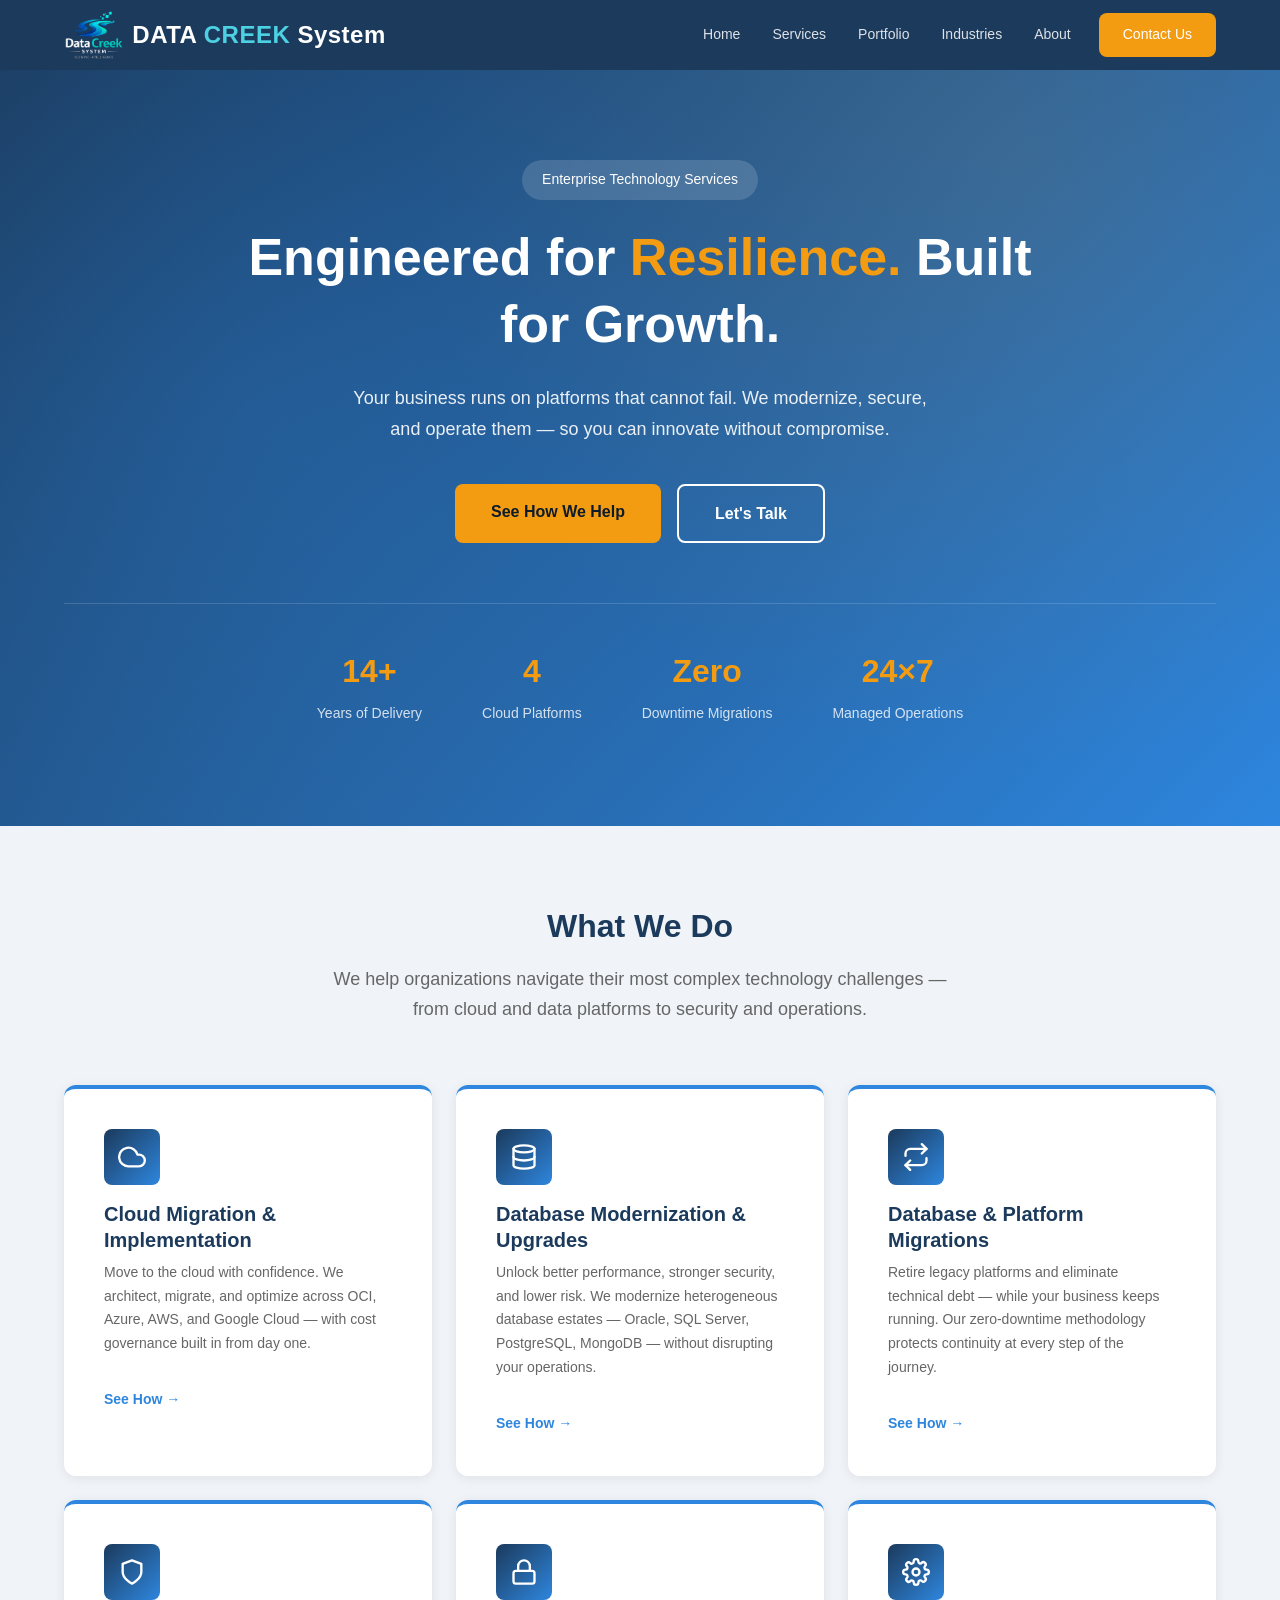
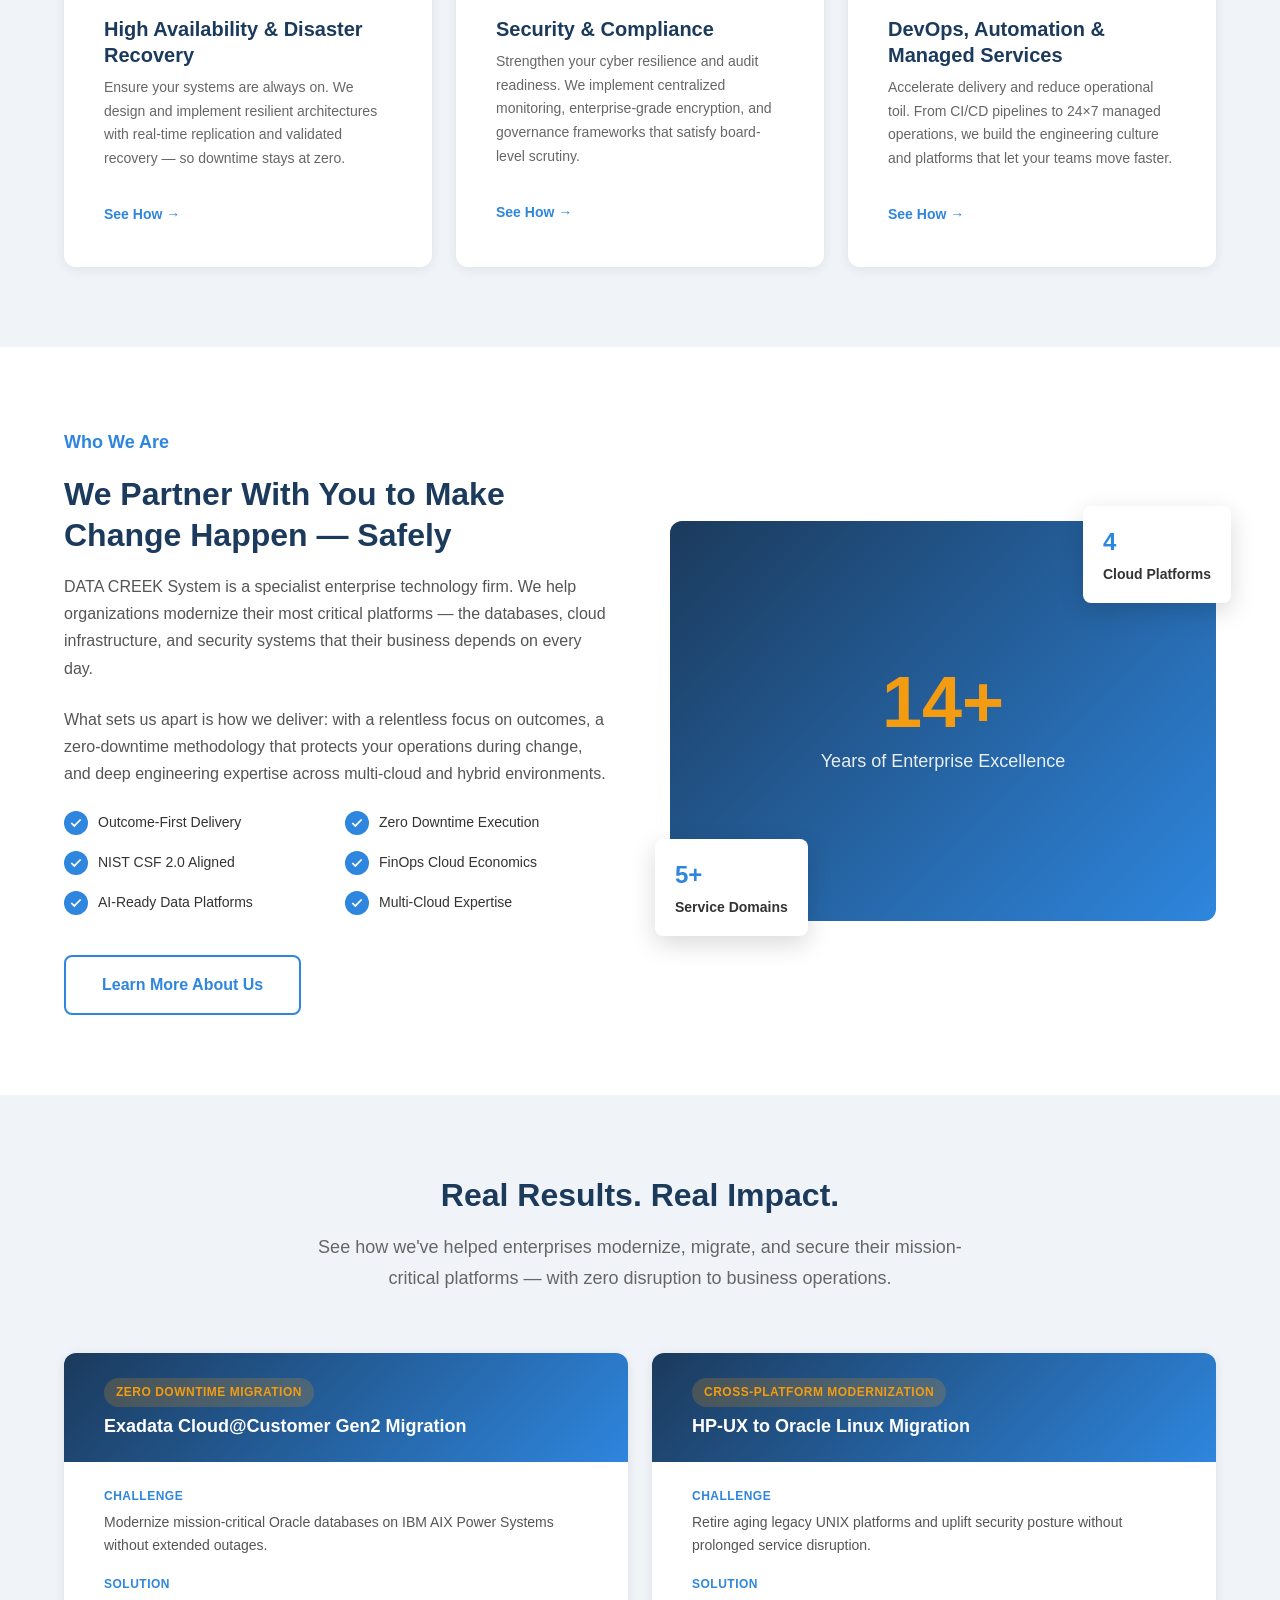
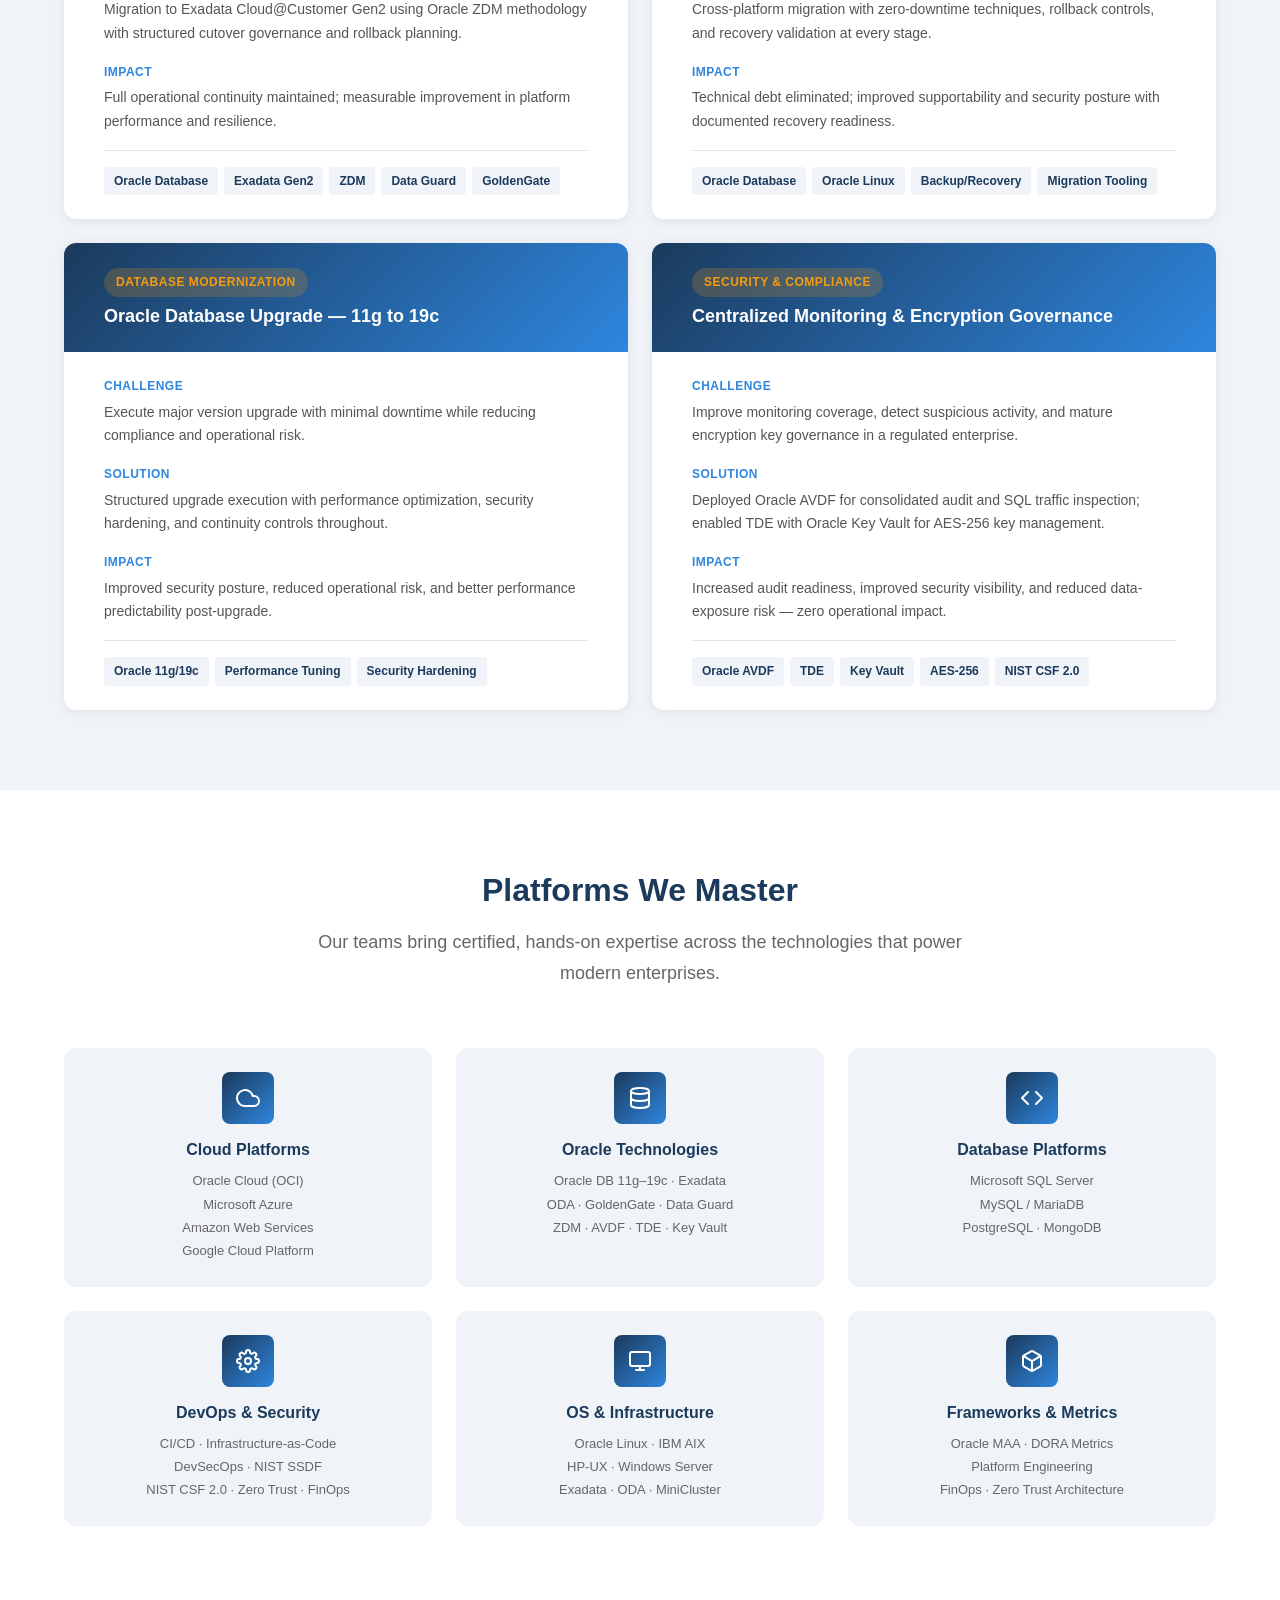
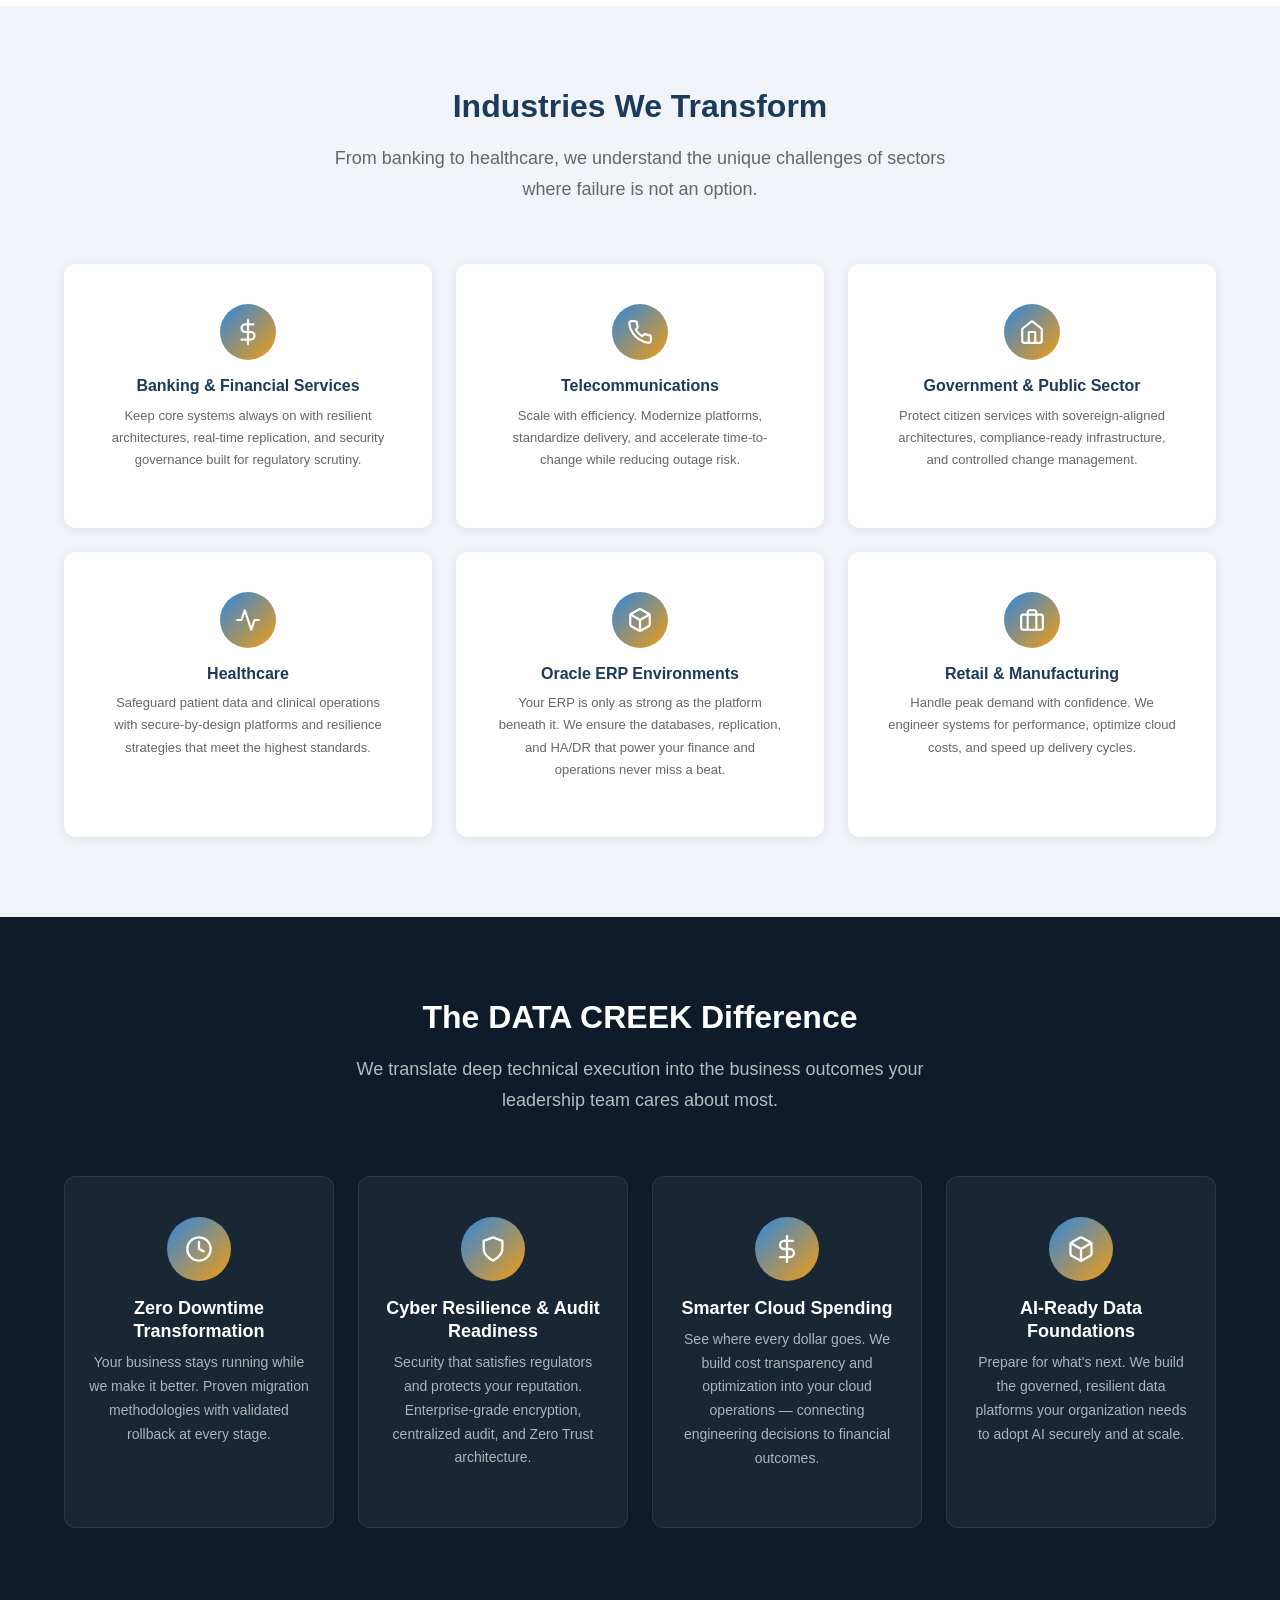
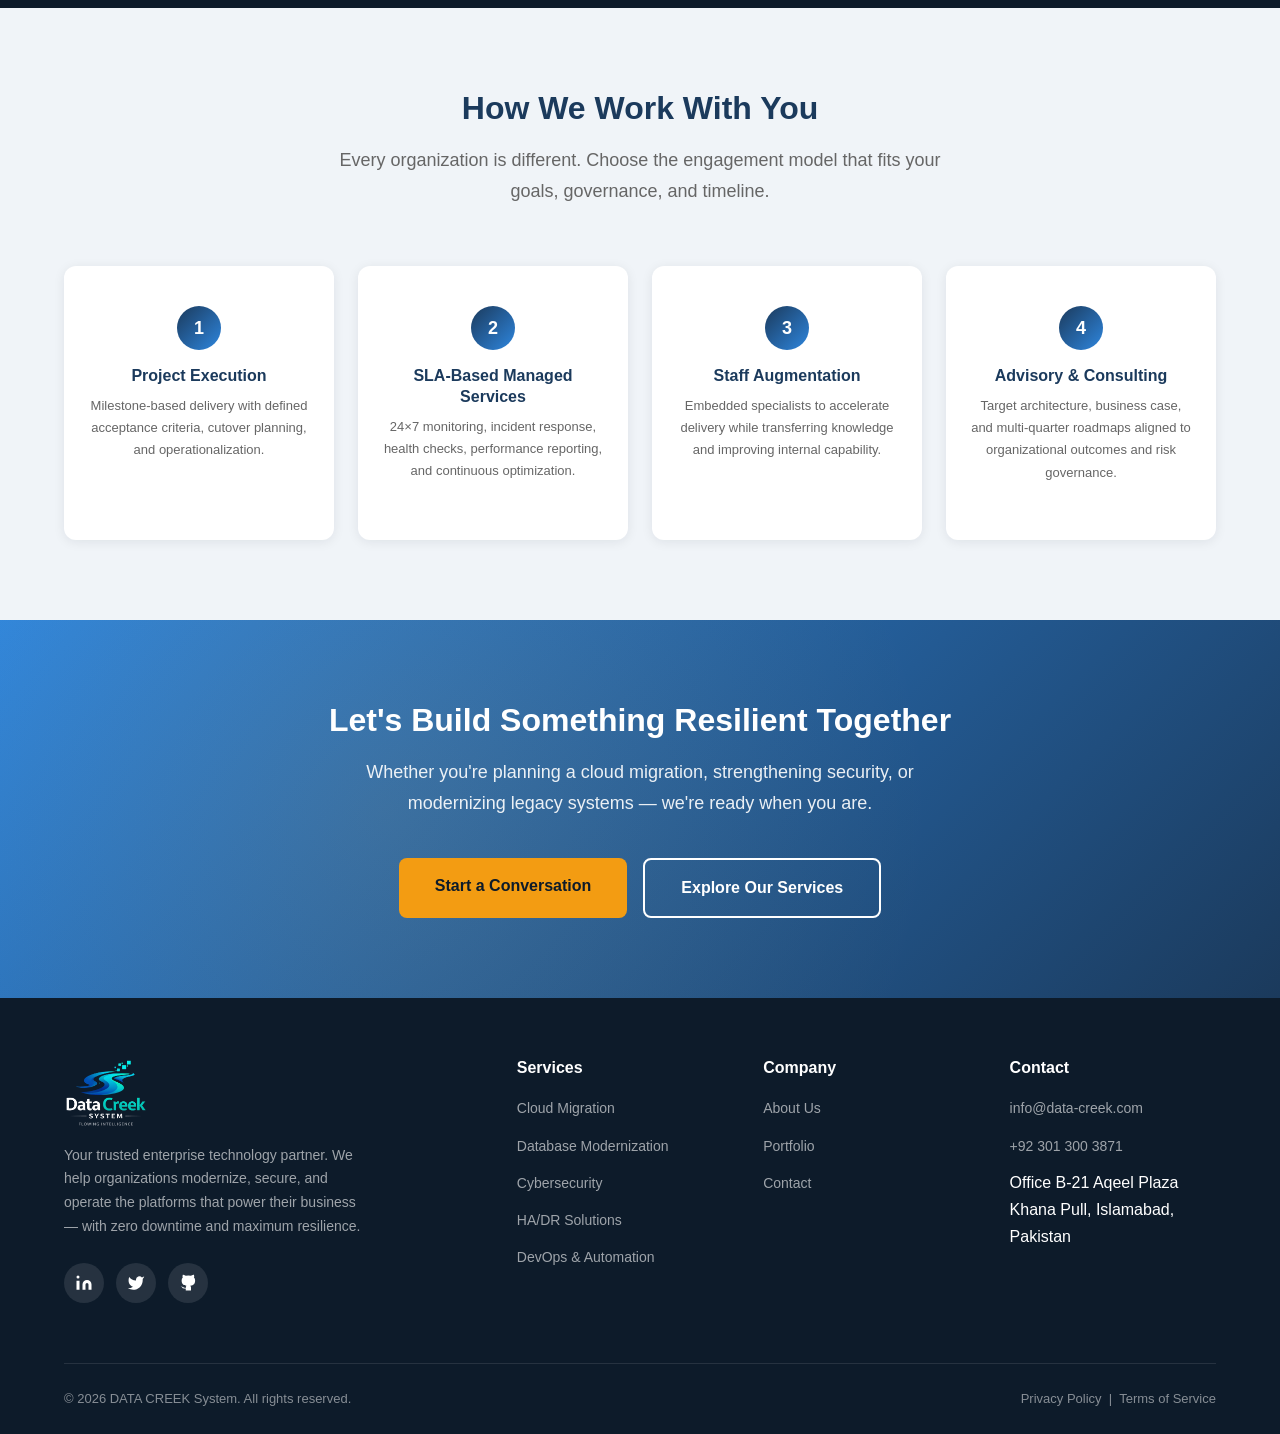
<file: index.html>
<!DOCTYPE html>
<html lang="en">
<head>
  <meta charset="UTF-8">
  <meta name="viewport" content="width=device-width, initial-scale=1.0">
  <meta name="description" content="DATA CREEK System — Enterprise IT services specializing in database modernization, cloud migration, cybersecurity, and high availability. Zero downtime. Maximum resilience.">
  <meta name="keywords" content="IT services, database migration, cloud solutions, cybersecurity, Oracle, DevOps, DATA CREEK System, zero downtime">
  <title>DATA CREEK System — Enterprise Technology Services</title>

  <link rel="icon" type="image/x-icon" href="assets/images/favicon.ico">

  <!-- Open Graph -->
  <meta property="og:title" content="DATA CREEK System — Enterprise Technology Services">
  <meta property="og:description" content="Enterprise IT services specializing in database modernization, cloud migration, cybersecurity, and high availability. Zero downtime. Maximum resilience.">
  <meta property="og:type" content="website">
  <meta property="og:url" content="https://www.data-creek.com/">
  <meta name="twitter:card" content="summary">

  <!-- CSS Modules -->
  <link rel="stylesheet" href="css/variables.css">
  <link rel="stylesheet" href="css/base.css">
  <link rel="stylesheet" href="css/header.css">
  <link rel="stylesheet" href="css/hero.css">
  <link rel="stylesheet" href="css/services.css">
  <link rel="stylesheet" href="css/about.css">
  <link rel="stylesheet" href="css/whychooseus.css">
  <link rel="stylesheet" href="css/portfolio.css">
  <link rel="stylesheet" href="css/cta.css">
  <link rel="stylesheet" href="css/footer.css">
  <link rel="stylesheet" href="css/responsive.css">
</head>
<body>
  <a href="#main-content" class="skip-link">Skip to main content</a>

  <!-- ============================
       HEADER / NAVIGATION
       ============================ -->
  <header class="header" id="header">
    <div class="container">
      <a href="index.html" class="logo">
        <img src="assets/images/logo-header-bg.png" alt="DATA CREEK System" class="logo-img">
        <span class="logo-name">DATA <span class="highlight">CREEK</span> System</span>
      </a>

      <nav class="nav-links" id="navLinks">
        <a href="#home">Home</a>
        <a href="#services">Services</a>
        <a href="#portfolio">Portfolio</a>
        <a href="#industries">Industries</a>
        <a href="#about">About</a>
        <a href="pages/contact.html" class="btn btn-primary">Contact Us</a>
      </nav>

      <button class="menu-toggle" id="menuToggle" aria-label="Toggle navigation">
        <span></span>
        <span></span>
        <span></span>
      </button>
    </div>
  </header>

  <main id="main-content">
  <!-- ============================
       HERO SECTION
       ============================ -->
  <section class="hero" id="home">
    <div class="container">
      <span class="hero-badge">Enterprise Technology Services</span>
      <h1>Engineered for <span>Resilience.</span> Built for Growth.</h1>
      <p>Your business runs on platforms that cannot fail. We modernize, secure, and operate them &mdash; so you can innovate without compromise.</p>
      <div class="hero-buttons">
        <a href="pages/services.html" class="btn btn-primary">See How We Help</a>
        <a href="pages/contact.html" class="btn btn-secondary">Let's Talk</a>
      </div>
      <div class="hero-stats">
        <div class="hero-stat">
          <span class="number">14+</span>
          <span class="label">Years of Delivery</span>
        </div>
        <div class="hero-stat">
          <span class="number">4</span>
          <span class="label">Cloud Platforms</span>
        </div>
        <div class="hero-stat">
          <span class="number">Zero</span>
          <span class="label">Downtime Migrations</span>
        </div>
        <div class="hero-stat">
          <span class="number">24&times;7</span>
          <span class="label">Managed Operations</span>
        </div>
      </div>
    </div>
  </section>

  <!-- ============================
       SERVICES SECTION
       ============================ -->
  <section class="services section" id="services">
    <div class="container">
      <h2 class="section-title">What We Do</h2>
      <p class="section-subtitle">We help organizations navigate their most complex technology challenges &mdash; from cloud and data platforms to security and operations.</p>

      <div class="services-grid">
        <!-- Service 1: Cloud -->
        <div class="service-card reveal">
          <div class="service-icon">
            <svg viewBox="0 0 24 24"><path d="M18 10h-1.26A8 8 0 1 0 9 20h9a5 5 0 0 0 0-10z"/></svg>
          </div>
          <h3>Cloud Migration & Implementation</h3>
          <p>Move to the cloud with confidence. We architect, migrate, and optimize across OCI, Azure, AWS, and Google Cloud &mdash; with cost governance built in from day one.</p>
          <a href="pages/services.html" class="learn-more">See How &rarr;</a>
        </div>

        <!-- Service 2: Database Modernization -->
        <div class="service-card reveal">
          <div class="service-icon">
            <svg viewBox="0 0 24 24"><ellipse cx="12" cy="5" rx="9" ry="3"/><path d="M21 12c0 1.66-4 3-9 3s-9-1.34-9-3"/><path d="M3 5v14c0 1.66 4 3 9 3s9-1.34 9-3V5"/></svg>
          </div>
          <h3>Database Modernization & Upgrades</h3>
          <p>Unlock better performance, stronger security, and lower risk. We modernize heterogeneous database estates &mdash; Oracle, SQL Server, PostgreSQL, MongoDB &mdash; without disrupting your operations.</p>
          <a href="pages/services.html" class="learn-more">See How &rarr;</a>
        </div>

        <!-- Service 3: Platform Migrations -->
        <div class="service-card reveal">
          <div class="service-icon">
            <svg viewBox="0 0 24 24"><polyline points="17 1 21 5 17 9"/><path d="M3 11V9a4 4 0 0 1 4-4h14"/><polyline points="7 23 3 19 7 15"/><path d="M21 13v2a4 4 0 0 1-4 4H3"/></svg>
          </div>
          <h3>Database & Platform Migrations</h3>
          <p>Retire legacy platforms and eliminate technical debt &mdash; while your business keeps running. Our zero-downtime methodology protects continuity at every step of the journey.</p>
          <a href="pages/services.html" class="learn-more">See How &rarr;</a>
        </div>

        <!-- Service 4: HA/DR -->
        <div class="service-card reveal">
          <div class="service-icon">
            <svg viewBox="0 0 24 24"><path d="M12 22s8-4 8-10V5l-8-3-8 3v7c0 6 8 10 8 10z"/></svg>
          </div>
          <h3>High Availability & Disaster Recovery</h3>
          <p>Ensure your systems are always on. We design and implement resilient architectures with real-time replication and validated recovery &mdash; so downtime stays at zero.</p>
          <a href="pages/services.html" class="learn-more">See How &rarr;</a>
        </div>

        <!-- Service 5: Security -->
        <div class="service-card reveal">
          <div class="service-icon">
            <svg viewBox="0 0 24 24"><rect x="3" y="11" width="18" height="11" rx="2"/><path d="M7 11V7a5 5 0 0 1 10 0v4"/></svg>
          </div>
          <h3>Security & Compliance</h3>
          <p>Strengthen your cyber resilience and audit readiness. We implement centralized monitoring, enterprise-grade encryption, and governance frameworks that satisfy board-level scrutiny.</p>
          <a href="pages/services.html" class="learn-more">See How &rarr;</a>
        </div>

        <!-- Service 6: DevOps -->
        <div class="service-card reveal">
          <div class="service-icon">
            <svg viewBox="0 0 24 24"><circle cx="12" cy="12" r="3"/><path d="M19.4 15a1.65 1.65 0 0 0 .33 1.82l.06.06a2 2 0 0 1-2.83 2.83l-.06-.06a1.65 1.65 0 0 0-1.82-.33 1.65 1.65 0 0 0-1 1.51V21a2 2 0 0 1-4 0v-.09A1.65 1.65 0 0 0 9 19.4a1.65 1.65 0 0 0-1.82.33l-.06.06a2 2 0 0 1-2.83-2.83l.06-.06A1.65 1.65 0 0 0 4.68 15a1.65 1.65 0 0 0-1.51-1H3a2 2 0 0 1 0-4h.09A1.65 1.65 0 0 0 4.6 9a1.65 1.65 0 0 0-.33-1.82l-.06-.06a2 2 0 0 1 2.83-2.83l.06.06A1.65 1.65 0 0 0 9 4.68a1.65 1.65 0 0 0 1-1.51V3a2 2 0 0 1 4 0v.09a1.65 1.65 0 0 0 1 1.51 1.65 1.65 0 0 0 1.82-.33l.06-.06a2 2 0 0 1 2.83 2.83l-.06.06A1.65 1.65 0 0 0 19.4 9a1.65 1.65 0 0 0 1.51 1H21a2 2 0 0 1 0 4h-.09a1.65 1.65 0 0 0-1.51 1z"/></svg>
          </div>
          <h3>DevOps, Automation & Managed Services</h3>
          <p>Accelerate delivery and reduce operational toil. From CI/CD pipelines to 24&times;7 managed operations, we build the engineering culture and platforms that let your teams move faster.</p>
          <a href="pages/services.html" class="learn-more">See How &rarr;</a>
        </div>
      </div>
    </div>
  </section>

  <!-- ============================
       ABOUT SECTION
       ============================ -->
  <section class="about section" id="about">
    <div class="container">
      <div class="about-grid">
        <div class="about-content reveal">
          <p class="subtitle">Who We Are</p>
          <h2>We Partner With You to Make Change Happen &mdash; Safely</h2>
          <p>DATA CREEK System is a specialist enterprise technology firm. We help organizations modernize their most critical platforms &mdash; the databases, cloud infrastructure, and security systems that their business depends on every day.</p>
          <p>What sets us apart is how we deliver: with a relentless focus on outcomes, a zero-downtime methodology that protects your operations during change, and deep engineering expertise across multi-cloud and hybrid environments.</p>

          <div class="about-features">
            <div class="about-feature">
              <div class="check"><svg viewBox="0 0 24 24"><polyline points="20 6 9 17 4 12"/></svg></div>
              <span>Outcome-First Delivery</span>
            </div>
            <div class="about-feature">
              <div class="check"><svg viewBox="0 0 24 24"><polyline points="20 6 9 17 4 12"/></svg></div>
              <span>Zero Downtime Execution</span>
            </div>
            <div class="about-feature">
              <div class="check"><svg viewBox="0 0 24 24"><polyline points="20 6 9 17 4 12"/></svg></div>
              <span>NIST CSF 2.0 Aligned</span>
            </div>
            <div class="about-feature">
              <div class="check"><svg viewBox="0 0 24 24"><polyline points="20 6 9 17 4 12"/></svg></div>
              <span>FinOps Cloud Economics</span>
            </div>
            <div class="about-feature">
              <div class="check"><svg viewBox="0 0 24 24"><polyline points="20 6 9 17 4 12"/></svg></div>
              <span>AI-Ready Data Platforms</span>
            </div>
            <div class="about-feature">
              <div class="check"><svg viewBox="0 0 24 24"><polyline points="20 6 9 17 4 12"/></svg></div>
              <span>Multi-Cloud Expertise</span>
            </div>
          </div>

          <a href="pages/about.html" class="btn btn-outline" style="margin-top: 16px;">Learn More About Us</a>
        </div>

        <div class="about-visual reveal">
          <div class="about-image-box">
            <div class="experience-badge">
              <div class="exp-number">14+</div>
              <div class="exp-text">Years of Enterprise Excellence</div>
            </div>
            <div class="floating-card top-right">
              <span class="card-number">4</span>
              Cloud Platforms
            </div>
            <div class="floating-card bottom-left">
              <span class="card-number">5+</span>
              Service Domains
            </div>
          </div>
        </div>
      </div>
    </div>
  </section>

  <!-- ============================
       PORTFOLIO / CASE STUDIES
       ============================ -->
  <section class="section" id="portfolio" style="background: var(--light);">
    <div class="container">
      <h2 class="section-title">Real Results. Real Impact.</h2>
      <p class="section-subtitle">See how we've helped enterprises modernize, migrate, and secure their mission-critical platforms &mdash; with zero disruption to business operations.</p>

      <div class="portfolio-grid">
        <!-- Case Study 1 -->
        <div class="case-study-card reveal">
          <div class="case-study-header">
            <span class="case-tag">Zero Downtime Migration</span>
            <h3>Exadata Cloud@Customer Gen2 Migration</h3>
          </div>
          <div class="case-study-body">
            <div class="case-detail">
              <div class="detail-label">Challenge</div>
              <p>Modernize mission-critical Oracle databases on IBM AIX Power Systems without extended outages.</p>
            </div>
            <div class="case-detail">
              <div class="detail-label">Solution</div>
              <p>Migration to Exadata Cloud@Customer Gen2 using Oracle ZDM methodology with structured cutover governance and rollback planning.</p>
            </div>
            <div class="case-detail">
              <div class="detail-label">Impact</div>
              <p>Full operational continuity maintained; measurable improvement in platform performance and resilience.</p>
            </div>
            <div class="case-tech-tags">
              <span class="tech-tag">Oracle Database</span>
              <span class="tech-tag">Exadata Gen2</span>
              <span class="tech-tag">ZDM</span>
              <span class="tech-tag">Data Guard</span>
              <span class="tech-tag">GoldenGate</span>
            </div>
          </div>
        </div>

        <!-- Case Study 2 -->
        <div class="case-study-card reveal">
          <div class="case-study-header">
            <span class="case-tag">Cross-Platform Modernization</span>
            <h3>HP-UX to Oracle Linux Migration</h3>
          </div>
          <div class="case-study-body">
            <div class="case-detail">
              <div class="detail-label">Challenge</div>
              <p>Retire aging legacy UNIX platforms and uplift security posture without prolonged service disruption.</p>
            </div>
            <div class="case-detail">
              <div class="detail-label">Solution</div>
              <p>Cross-platform migration with zero-downtime techniques, rollback controls, and recovery validation at every stage.</p>
            </div>
            <div class="case-detail">
              <div class="detail-label">Impact</div>
              <p>Technical debt eliminated; improved supportability and security posture with documented recovery readiness.</p>
            </div>
            <div class="case-tech-tags">
              <span class="tech-tag">Oracle Database</span>
              <span class="tech-tag">Oracle Linux</span>
              <span class="tech-tag">Backup/Recovery</span>
              <span class="tech-tag">Migration Tooling</span>
            </div>
          </div>
        </div>

        <!-- Case Study 3 -->
        <div class="case-study-card reveal">
          <div class="case-study-header">
            <span class="case-tag">Database Modernization</span>
            <h3>Oracle Database Upgrade — 11g to 19c</h3>
          </div>
          <div class="case-study-body">
            <div class="case-detail">
              <div class="detail-label">Challenge</div>
              <p>Execute major version upgrade with minimal downtime while reducing compliance and operational risk.</p>
            </div>
            <div class="case-detail">
              <div class="detail-label">Solution</div>
              <p>Structured upgrade execution with performance optimization, security hardening, and continuity controls throughout.</p>
            </div>
            <div class="case-detail">
              <div class="detail-label">Impact</div>
              <p>Improved security posture, reduced operational risk, and better performance predictability post-upgrade.</p>
            </div>
            <div class="case-tech-tags">
              <span class="tech-tag">Oracle 11g/19c</span>
              <span class="tech-tag">Performance Tuning</span>
              <span class="tech-tag">Security Hardening</span>
            </div>
          </div>
        </div>

        <!-- Case Study 4 -->
        <div class="case-study-card reveal">
          <div class="case-study-header">
            <span class="case-tag">Security & Compliance</span>
            <h3>Centralized Monitoring & Encryption Governance</h3>
          </div>
          <div class="case-study-body">
            <div class="case-detail">
              <div class="detail-label">Challenge</div>
              <p>Improve monitoring coverage, detect suspicious activity, and mature encryption key governance in a regulated enterprise.</p>
            </div>
            <div class="case-detail">
              <div class="detail-label">Solution</div>
              <p>Deployed Oracle AVDF for consolidated audit and SQL traffic inspection; enabled TDE with Oracle Key Vault for AES-256 key management.</p>
            </div>
            <div class="case-detail">
              <div class="detail-label">Impact</div>
              <p>Increased audit readiness, improved security visibility, and reduced data-exposure risk — zero operational impact.</p>
            </div>
            <div class="case-tech-tags">
              <span class="tech-tag">Oracle AVDF</span>
              <span class="tech-tag">TDE</span>
              <span class="tech-tag">Key Vault</span>
              <span class="tech-tag">AES-256</span>
              <span class="tech-tag">NIST CSF 2.0</span>
            </div>
          </div>
        </div>
      </div>
    </div>
  </section>

  <!-- ============================
       TECHNOLOGY STACK
       ============================ -->
  <section class="tech-stack section">
    <div class="container">
      <h2 class="section-title">Platforms We Master</h2>
      <p class="section-subtitle">Our teams bring certified, hands-on expertise across the technologies that power modern enterprises.</p>

      <div class="tech-stack-grid">
        <div class="tech-category reveal">
          <div class="tech-category-icon">
            <svg viewBox="0 0 24 24"><path d="M18 10h-1.26A8 8 0 1 0 9 20h9a5 5 0 0 0 0-10z"/></svg>
          </div>
          <h4>Cloud Platforms</h4>
          <div class="tech-list">Oracle Cloud (OCI)<br>Microsoft Azure<br>Amazon Web Services<br>Google Cloud Platform</div>
        </div>

        <div class="tech-category reveal">
          <div class="tech-category-icon">
            <svg viewBox="0 0 24 24"><ellipse cx="12" cy="5" rx="9" ry="3"/><path d="M21 12c0 1.66-4 3-9 3s-9-1.34-9-3"/><path d="M3 5v14c0 1.66 4 3 9 3s9-1.34 9-3V5"/></svg>
          </div>
          <h4>Oracle Technologies</h4>
          <div class="tech-list">Oracle DB 11g&ndash;19c &middot; Exadata<br>ODA &middot; GoldenGate &middot; Data Guard<br>ZDM &middot; AVDF &middot; TDE &middot; Key Vault</div>
        </div>

        <div class="tech-category reveal">
          <div class="tech-category-icon">
            <svg viewBox="0 0 24 24"><polyline points="16 18 22 12 16 6"/><polyline points="8 6 2 12 8 18"/></svg>
          </div>
          <h4>Database Platforms</h4>
          <div class="tech-list">Microsoft SQL Server<br>MySQL / MariaDB<br>PostgreSQL &middot; MongoDB</div>
        </div>

        <div class="tech-category reveal">
          <div class="tech-category-icon">
            <svg viewBox="0 0 24 24"><circle cx="12" cy="12" r="3"/><path d="M19.4 15a1.65 1.65 0 0 0 .33 1.82l.06.06a2 2 0 0 1-2.83 2.83l-.06-.06a1.65 1.65 0 0 0-1.82-.33 1.65 1.65 0 0 0-1 1.51V21a2 2 0 0 1-4 0v-.09A1.65 1.65 0 0 0 9 19.4a1.65 1.65 0 0 0-1.82.33l-.06.06a2 2 0 0 1-2.83-2.83l.06-.06A1.65 1.65 0 0 0 4.68 15a1.65 1.65 0 0 0-1.51-1H3a2 2 0 0 1 0-4h.09A1.65 1.65 0 0 0 4.6 9a1.65 1.65 0 0 0-.33-1.82l-.06-.06a2 2 0 0 1 2.83-2.83l.06.06A1.65 1.65 0 0 0 9 4.68a1.65 1.65 0 0 0 1-1.51V3a2 2 0 0 1 4 0v.09a1.65 1.65 0 0 0 1 1.51 1.65 1.65 0 0 0 1.82-.33l.06-.06a2 2 0 0 1 2.83 2.83l-.06.06A1.65 1.65 0 0 0 19.4 9a1.65 1.65 0 0 0 1.51 1H21a2 2 0 0 1 0 4h-.09a1.65 1.65 0 0 0-1.51 1z"/></svg>
          </div>
          <h4>DevOps & Security</h4>
          <div class="tech-list">CI/CD &middot; Infrastructure-as-Code<br>DevSecOps &middot; NIST SSDF<br>NIST CSF 2.0 &middot; Zero Trust &middot; FinOps</div>
        </div>

        <div class="tech-category reveal">
          <div class="tech-category-icon">
            <svg viewBox="0 0 24 24"><rect x="2" y="3" width="20" height="14" rx="2"/><line x1="8" y1="21" x2="16" y2="21"/><line x1="12" y1="17" x2="12" y2="21"/></svg>
          </div>
          <h4>OS & Infrastructure</h4>
          <div class="tech-list">Oracle Linux &middot; IBM AIX<br>HP-UX &middot; Windows Server<br>Exadata &middot; ODA &middot; MiniCluster</div>
        </div>

        <div class="tech-category reveal">
          <div class="tech-category-icon">
            <svg viewBox="0 0 24 24"><path d="M21 16V8a2 2 0 0 0-1-1.73l-7-4a2 2 0 0 0-2 0l-7 4A2 2 0 0 0 3 8v8a2 2 0 0 0 1 1.73l7 4a2 2 0 0 0 2 0l7-4A2 2 0 0 0 21 16z"/><polyline points="3.27 6.96 12 12.01 20.73 6.96"/><line x1="12" y1="22.08" x2="12" y2="12"/></svg>
          </div>
          <h4>Frameworks & Metrics</h4>
          <div class="tech-list">Oracle MAA &middot; DORA Metrics<br>Platform Engineering<br>FinOps &middot; Zero Trust Architecture</div>
        </div>
      </div>
    </div>
  </section>

  <!-- ============================
       INDUSTRIES SECTION
       ============================ -->
  <section class="industries section" id="industries">
    <div class="container">
      <h2 class="section-title">Industries We Transform</h2>
      <p class="section-subtitle">From banking to healthcare, we understand the unique challenges of sectors where failure is not an option.</p>

      <div class="industries-grid">
        <div class="industry-card reveal">
          <div class="industry-icon">
            <svg viewBox="0 0 24 24"><line x1="12" y1="1" x2="12" y2="23"/><path d="M17 5H9.5a3.5 3.5 0 0 0 0 7h5a3.5 3.5 0 0 1 0 7H6"/></svg>
          </div>
          <h3>Banking & Financial Services</h3>
          <p>Keep core systems always on with resilient architectures, real-time replication, and security governance built for regulatory scrutiny.</p>
        </div>

        <div class="industry-card reveal">
          <div class="industry-icon">
            <svg viewBox="0 0 24 24"><path d="M22 16.92v3a2 2 0 0 1-2.18 2 19.79 19.79 0 0 1-8.63-3.07 19.5 19.5 0 0 1-6-6 19.79 19.79 0 0 1-3.07-8.67A2 2 0 0 1 4.11 2h3a2 2 0 0 1 2 1.72c.12.96.36 1.9.7 2.81a2 2 0 0 1-.45 2.11L8.09 9.91a16 16 0 0 0 6 6l1.27-1.27a2 2 0 0 1 2.11-.45c.91.34 1.85.58 2.81.7A2 2 0 0 1 22 16.92z"/></svg>
          </div>
          <h3>Telecommunications</h3>
          <p>Scale with efficiency. Modernize platforms, standardize delivery, and accelerate time-to-change while reducing outage risk.</p>
        </div>

        <div class="industry-card reveal">
          <div class="industry-icon">
            <svg viewBox="0 0 24 24"><path d="M3 9l9-7 9 7v11a2 2 0 0 1-2 2H5a2 2 0 0 1-2-2z"/><polyline points="9 22 9 12 15 12 15 22"/></svg>
          </div>
          <h3>Government & Public Sector</h3>
          <p>Protect citizen services with sovereign-aligned architectures, compliance-ready infrastructure, and controlled change management.</p>
        </div>

        <div class="industry-card reveal">
          <div class="industry-icon">
            <svg viewBox="0 0 24 24"><path d="M22 12h-4l-3 9L9 3l-3 9H2"/></svg>
          </div>
          <h3>Healthcare</h3>
          <p>Safeguard patient data and clinical operations with secure-by-design platforms and resilience strategies that meet the highest standards.</p>
        </div>

        <div class="industry-card reveal">
          <div class="industry-icon">
            <svg viewBox="0 0 24 24"><path d="M21 16V8a2 2 0 0 0-1-1.73l-7-4a2 2 0 0 0-2 0l-7 4A2 2 0 0 0 3 8v8a2 2 0 0 0 1 1.73l7 4a2 2 0 0 0 2 0l7-4A2 2 0 0 0 21 16z"/><polyline points="3.27 6.96 12 12.01 20.73 6.96"/><line x1="12" y1="22.08" x2="12" y2="12"/></svg>
          </div>
          <h3>Oracle ERP Environments</h3>
          <p>Your ERP is only as strong as the platform beneath it. We ensure the databases, replication, and HA/DR that power your finance and operations never miss a beat.</p>
        </div>

        <div class="industry-card reveal">
          <div class="industry-icon">
            <svg viewBox="0 0 24 24"><rect x="2" y="7" width="20" height="14" rx="2"/><path d="M16 21V5a2 2 0 0 0-2-2h-4a2 2 0 0 0-2 2v16"/></svg>
          </div>
          <h3>Retail & Manufacturing</h3>
          <p>Handle peak demand with confidence. We engineer systems for performance, optimize cloud costs, and speed up delivery cycles.</p>
        </div>
      </div>
    </div>
  </section>

  <!-- ============================
       WHY CHOOSE US SECTION
       ============================ -->
  <section class="why-choose section" id="why-choose">
    <div class="container">
      <h2 class="section-title">The DATA CREEK Difference</h2>
      <p class="section-subtitle">We translate deep technical execution into the business outcomes your leadership team cares about most.</p>

      <div class="why-grid">
        <div class="why-card reveal">
          <div class="why-icon">
            <svg viewBox="0 0 24 24"><circle cx="12" cy="12" r="10"/><polyline points="12 6 12 12 16 14"/></svg>
          </div>
          <h3>Zero Downtime Transformation</h3>
          <p>Your business stays running while we make it better. Proven migration methodologies with validated rollback at every stage.</p>
        </div>

        <div class="why-card reveal">
          <div class="why-icon">
            <svg viewBox="0 0 24 24"><path d="M12 22s8-4 8-10V5l-8-3-8 3v7c0 6 8 10 8 10z"/></svg>
          </div>
          <h3>Cyber Resilience & Audit Readiness</h3>
          <p>Security that satisfies regulators and protects your reputation. Enterprise-grade encryption, centralized audit, and Zero Trust architecture.</p>
        </div>

        <div class="why-card reveal">
          <div class="why-icon">
            <svg viewBox="0 0 24 24"><line x1="12" y1="1" x2="12" y2="23"/><path d="M17 5H9.5a3.5 3.5 0 0 0 0 7h5a3.5 3.5 0 0 1 0 7H6"/></svg>
          </div>
          <h3>Smarter Cloud Spending</h3>
          <p>See where every dollar goes. We build cost transparency and optimization into your cloud operations &mdash; connecting engineering decisions to financial outcomes.</p>
        </div>

        <div class="why-card reveal">
          <div class="why-icon">
            <svg viewBox="0 0 24 24"><path d="M21 16V8a2 2 0 0 0-1-1.73l-7-4a2 2 0 0 0-2 0l-7 4A2 2 0 0 0 3 8v8a2 2 0 0 0 1 1.73l7 4a2 2 0 0 0 2 0l7-4A2 2 0 0 0 21 16z"/><polyline points="3.27 6.96 12 12.01 20.73 6.96"/><line x1="12" y1="22.08" x2="12" y2="12"/></svg>
          </div>
          <h3>AI-Ready Data Foundations</h3>
          <p>Prepare for what's next. We build the governed, resilient data platforms your organization needs to adopt AI securely and at scale.</p>
        </div>
      </div>
    </div>
  </section>

  <!-- ============================
       DELIVERY MODEL
       ============================ -->
  <section class="section" style="background: var(--light);">
    <div class="container">
      <h2 class="section-title">How We Work With You</h2>
      <p class="section-subtitle">Every organization is different. Choose the engagement model that fits your goals, governance, and timeline.</p>

      <div class="delivery-grid">
        <div class="delivery-card reveal">
          <div class="delivery-number">1</div>
          <h3>Project Execution</h3>
          <p>Milestone-based delivery with defined acceptance criteria, cutover planning, and operationalization.</p>
        </div>

        <div class="delivery-card reveal">
          <div class="delivery-number">2</div>
          <h3>SLA-Based Managed Services</h3>
          <p>24&times;7 monitoring, incident response, health checks, performance reporting, and continuous optimization.</p>
        </div>

        <div class="delivery-card reveal">
          <div class="delivery-number">3</div>
          <h3>Staff Augmentation</h3>
          <p>Embedded specialists to accelerate delivery while transferring knowledge and improving internal capability.</p>
        </div>

        <div class="delivery-card reveal">
          <div class="delivery-number">4</div>
          <h3>Advisory & Consulting</h3>
          <p>Target architecture, business case, and multi-quarter roadmaps aligned to organizational outcomes and risk governance.</p>
        </div>
      </div>
    </div>
  </section>

  <!-- ============================
       CTA SECTION
       ============================ -->
  <section class="cta-section" id="cta">
    <div class="container">
      <h2>Let's Build Something Resilient Together</h2>
      <p>Whether you're planning a cloud migration, strengthening security, or modernizing legacy systems &mdash; we're ready when you are.</p>
      <div class="cta-buttons">
        <a href="pages/contact.html" class="btn btn-primary">Start a Conversation</a>
        <a href="pages/services.html" class="btn btn-secondary">Explore Our Services</a>
      </div>
    </div>
  </section>

  </main>

  <!-- ============================
       FOOTER
       ============================ -->
  <footer class="footer">
    <div class="container">
      <div class="footer-grid">
        <div class="footer-brand">
          <img src="assets/images/logo-dark-bg.png" alt="DATA CREEK System" class="footer-logo-img">
          <p>Your trusted enterprise technology partner. We help organizations modernize, secure, and operate the platforms that power their business &mdash; with zero downtime and maximum resilience.</p>
          <div class="footer-social">
            <a href="#" aria-label="LinkedIn"><svg viewBox="0 0 24 24"><path d="M16 8a6 6 0 0 1 6 6v7h-4v-7a2 2 0 0 0-4 0v7h-4v-7a6 6 0 0 1 6-6z"/><rect x="2" y="9" width="4" height="12"/><circle cx="4" cy="4" r="2"/></svg></a>
            <a href="#" aria-label="Twitter"><svg viewBox="0 0 24 24"><path d="M23 3a10.9 10.9 0 0 1-3.14 1.53 4.48 4.48 0 0 0-7.86 3v1A10.66 10.66 0 0 1 3 4s-4 9 5 13a11.64 11.64 0 0 1-7 2c9 5 20 0 20-11.5a4.5 4.5 0 0 0-.08-.83A7.72 7.72 0 0 0 23 3z"/></svg></a>
            <a href="#" aria-label="GitHub"><svg viewBox="0 0 24 24"><path d="M9 19c-5 1.5-5-2.5-7-3m14 6v-3.87a3.37 3.37 0 0 0-.94-2.61c3.14-.35 6.44-1.54 6.44-7A5.44 5.44 0 0 0 20 4.77 5.07 5.07 0 0 0 19.91 1S18.73.65 16 2.48a13.38 13.38 0 0 0-7 0C6.27.65 5.09 1 5.09 1A5.07 5.07 0 0 0 5 4.77a5.44 5.44 0 0 0-1.5 3.78c0 5.42 3.3 6.61 6.44 7A3.37 3.37 0 0 0 9 18.13V22"/></svg></a>
          </div>
        </div>

        <div class="footer-column">
          <h4>Services</h4>
          <ul>
            <li><a href="pages/services.html">Cloud Migration</a></li>
            <li><a href="pages/services.html">Database Modernization</a></li>
            <li><a href="pages/services.html">Cybersecurity</a></li>
            <li><a href="pages/services.html">HA/DR Solutions</a></li>
            <li><a href="pages/services.html">DevOps & Automation</a></li>
          </ul>
        </div>

        <div class="footer-column">
          <h4>Company</h4>
          <ul>
            <li><a href="pages/about.html">About Us</a></li>
            <li><a href="pages/portfolio.html">Portfolio</a></li>
            <li><a href="pages/contact.html">Contact</a></li>
          </ul>
        </div>

        <div class="footer-column">
          <h4>Contact</h4>
          <ul>
            <li><a href="mailto:info@data-creek.com">info@data-creek.com</a></li>
            <li><a href="tel:+923013003871">+92 301 300 3871</a></li>
            <li>Office B-21 Aqeel Plaza<br>Khana Pull, Islamabad, Pakistan</li>
          </ul>
        </div>
      </div>

      <div class="footer-bottom">
        <span>&copy; 2026 DATA CREEK System. All rights reserved.</span>
        <span>
          <a href="pages/privacy-policy.html">Privacy Policy</a> &nbsp;|&nbsp;
          <a href="pages/terms-of-service.html">Terms of Service</a>
        </span>
      </div>
    </div>
  </footer>

  <!-- JavaScript Modules -->
  <script src="js/navigation.js"></script>
  <script src="js/animations.js"></script>
</body>
</html>
</file>
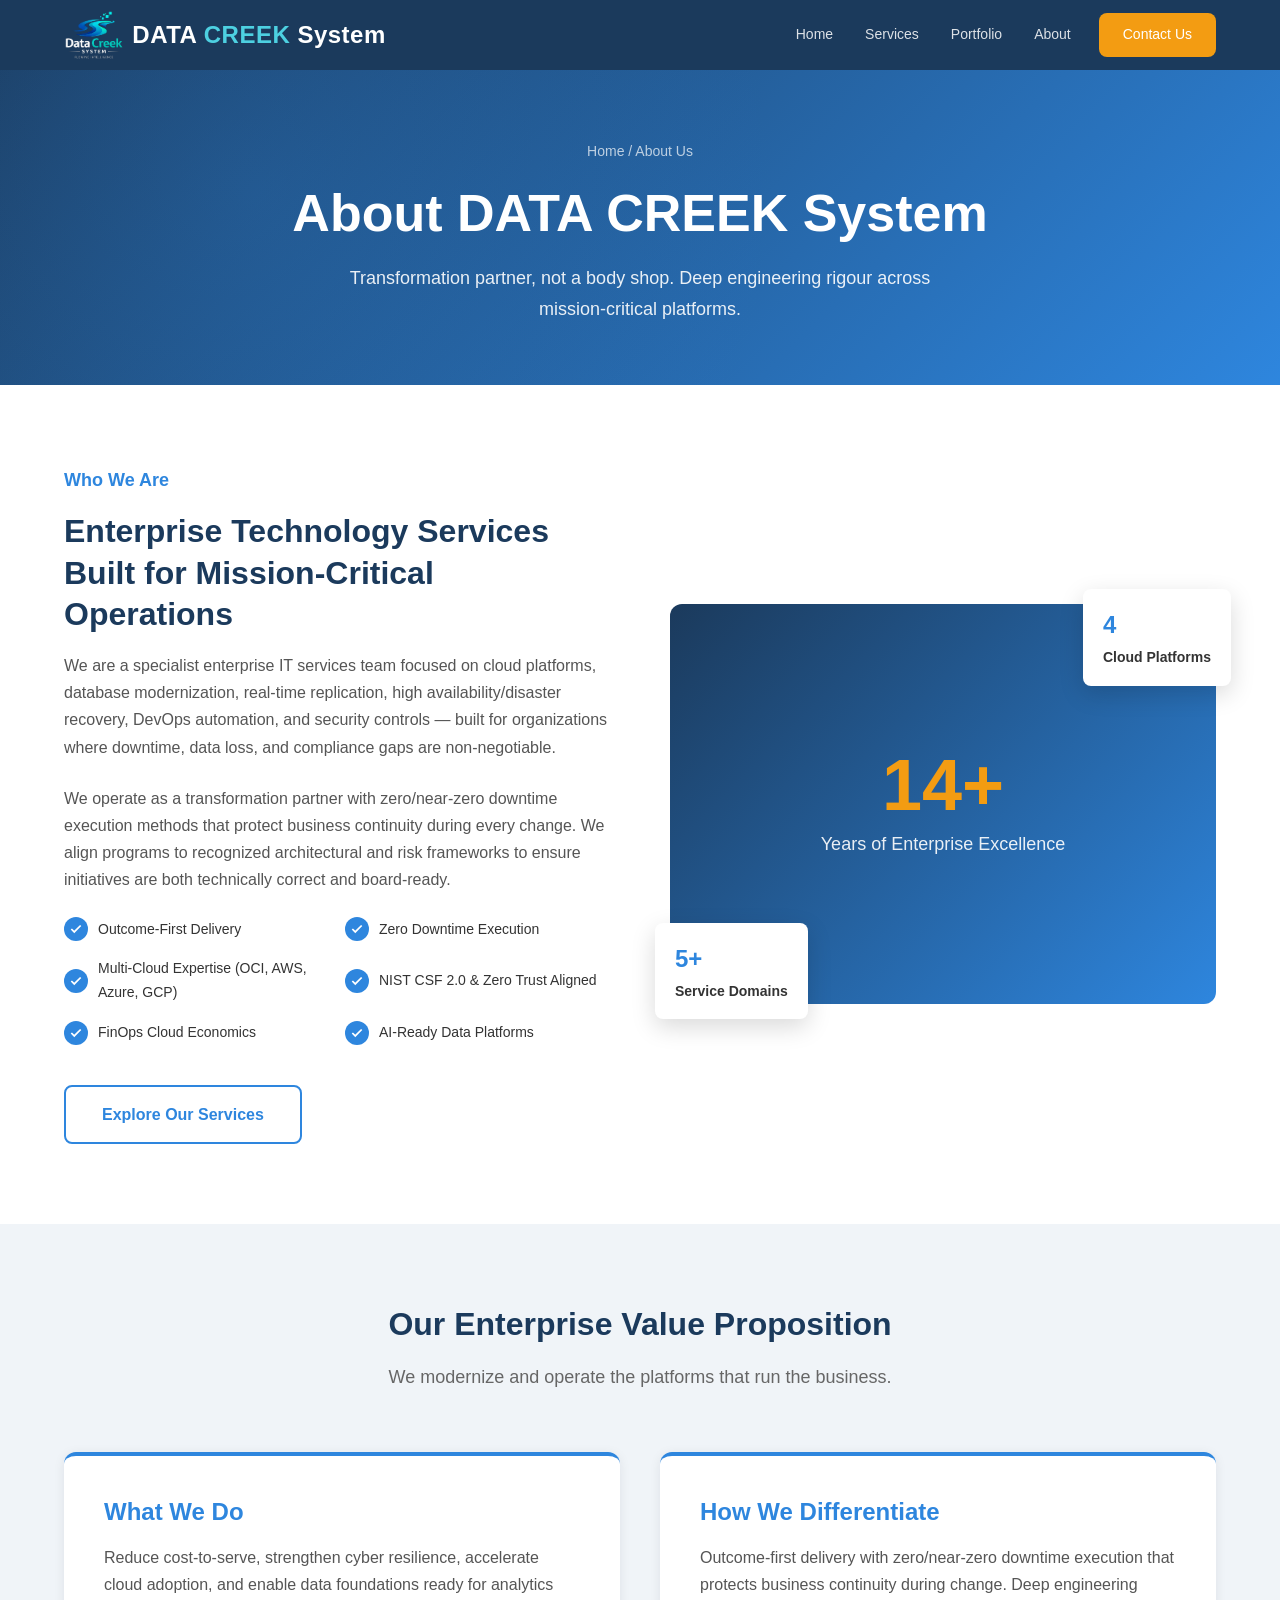
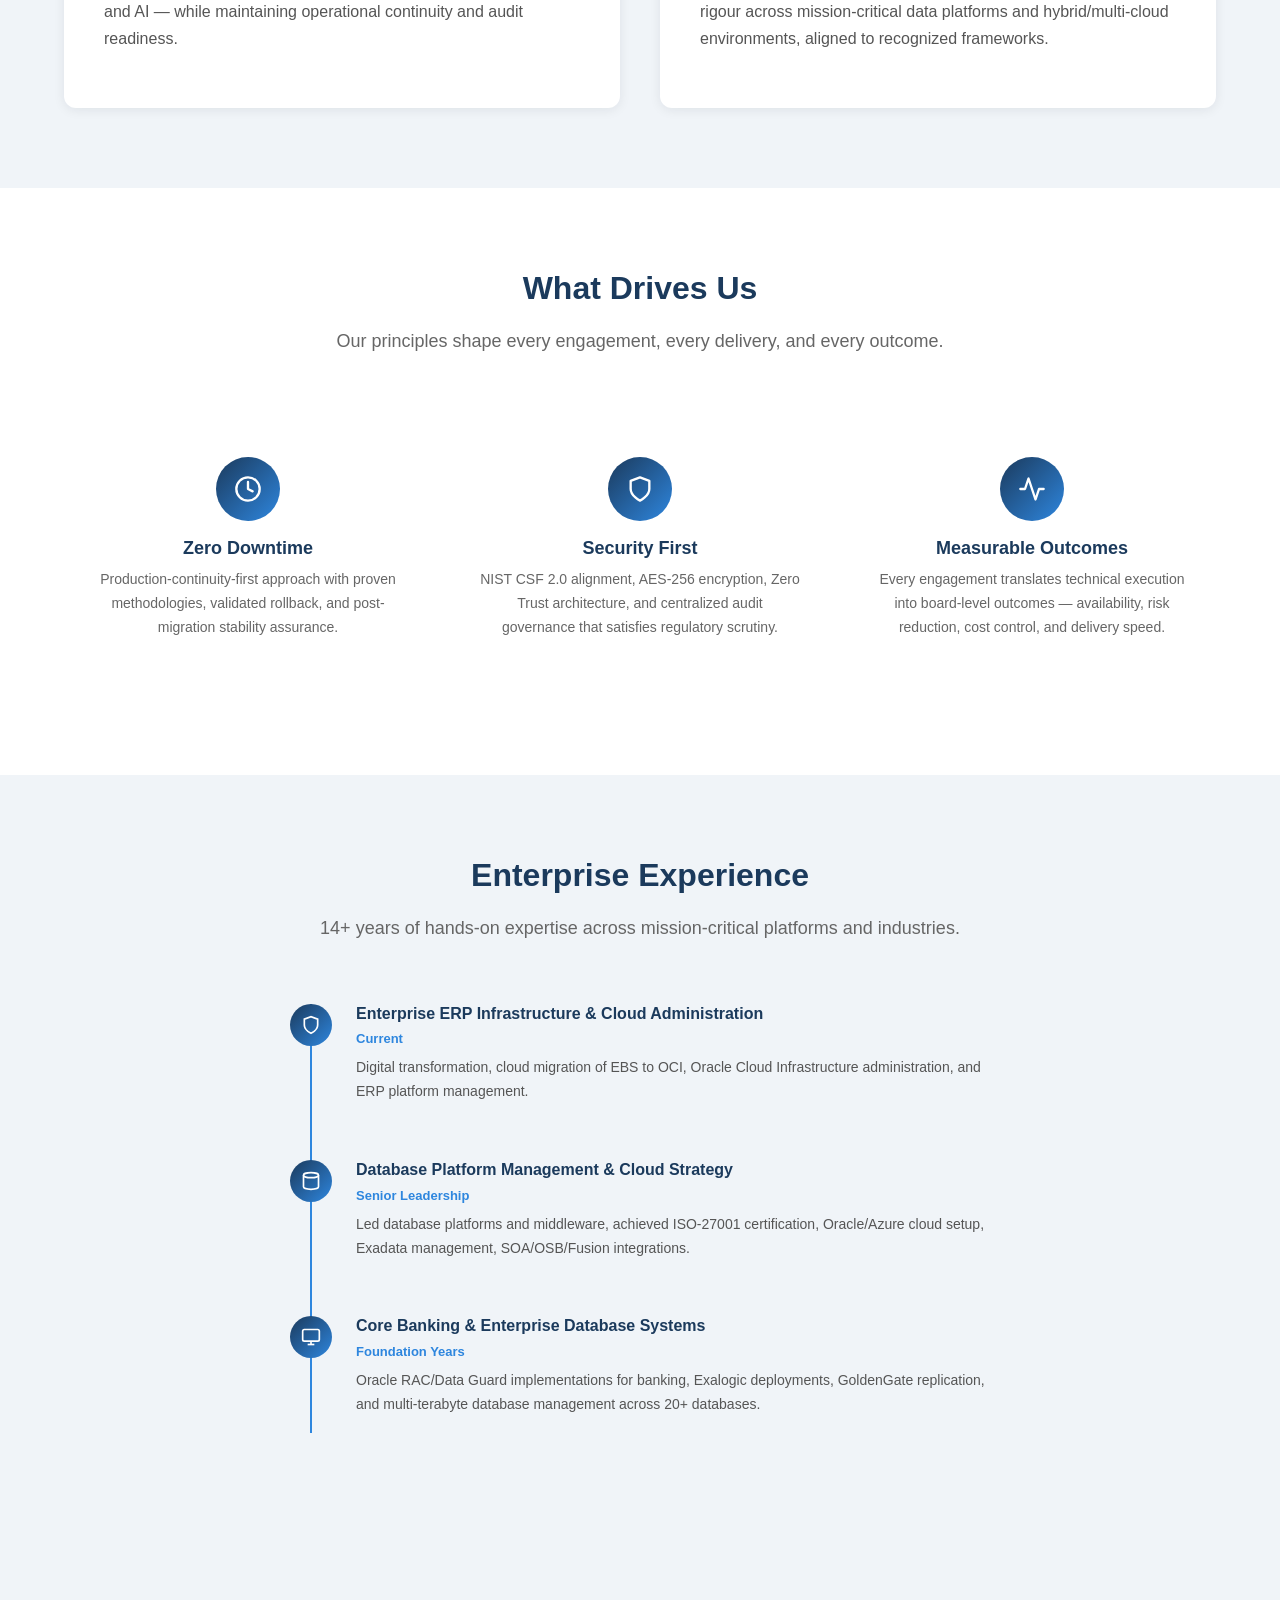
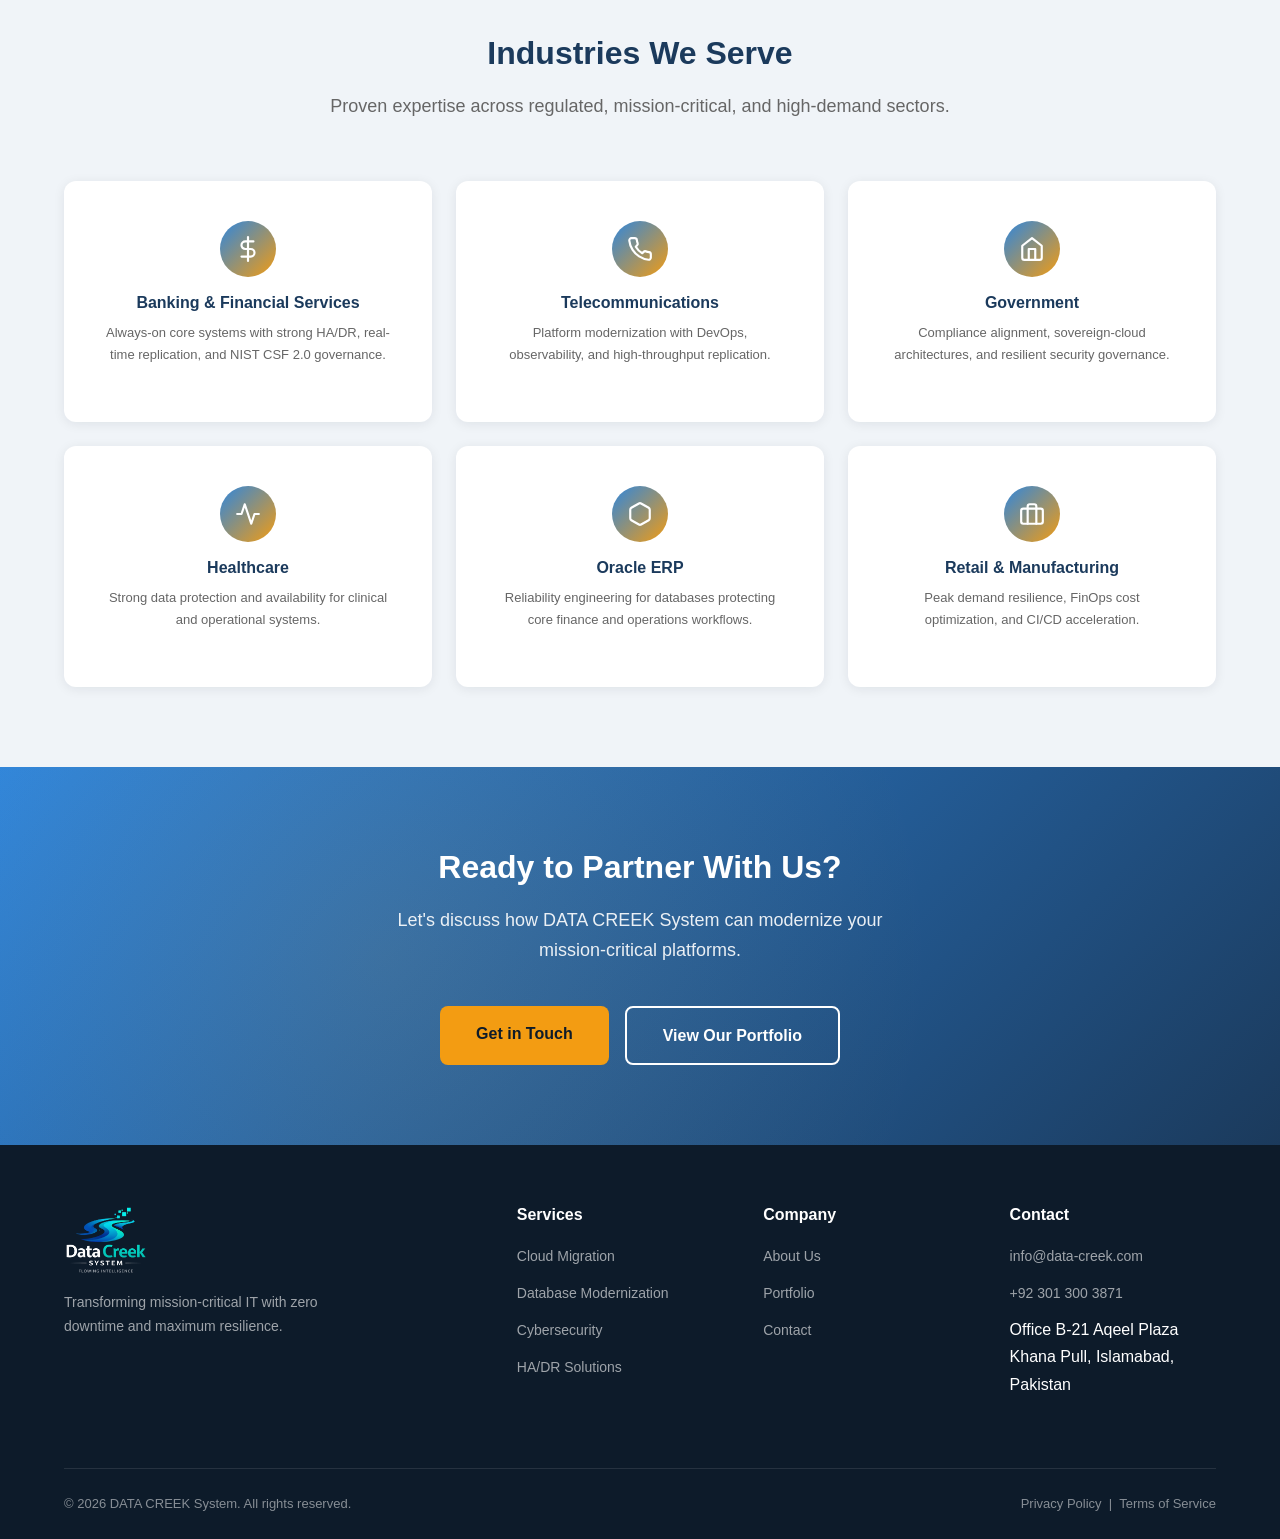
<file: pages/about.html>
<!DOCTYPE html>
<html lang="en">
<head>
  <meta charset="UTF-8">
  <meta name="viewport" content="width=device-width, initial-scale=1.0">
  <meta name="description" content="About DATA CREEK System — specialist enterprise IT services team focused on cloud, database, security, and high availability.">
  <meta name="keywords" content="DATA CREEK System, about, enterprise IT services, cloud, database, cybersecurity, high availability">
  <meta property="og:title" content="About Us — DATA CREEK System">
  <meta property="og:description" content="Specialist enterprise IT services team focused on cloud, database, security, and high availability.">
  <meta property="og:type" content="website">
  <meta name="twitter:card" content="summary">
  <title>About Us — DATA CREEK System</title>
  <link rel="icon" type="image/x-icon" href="../assets/images/favicon.ico">
  <link rel="stylesheet" href="../css/variables.css">
  <link rel="stylesheet" href="../css/base.css">
  <link rel="stylesheet" href="../css/header.css">
  <link rel="stylesheet" href="../css/about.css">
  <link rel="stylesheet" href="../css/whychooseus.css">
  <link rel="stylesheet" href="../css/portfolio.css">
  <link rel="stylesheet" href="../css/cta.css">
  <link rel="stylesheet" href="../css/footer.css">
  <link rel="stylesheet" href="../css/responsive.css">
  <style>
    .mv-grid { display: grid; grid-template-columns: 1fr 1fr; gap: var(--space-lg); }
    .mv-card { background: var(--white); border-radius: var(--border-radius-lg); padding: var(--space-lg); box-shadow: 0 2px 12px var(--shadow); border-top: 4px solid var(--secondary); }
    .mv-card h3 { color: var(--secondary); margin-bottom: var(--space-sm); font-size: var(--font-size-xl); }
    .mv-card p { color: #555; }

    .values-grid { display: grid; grid-template-columns: repeat(3, 1fr); gap: var(--space-md); }
    .value-card { text-align: center; padding: var(--space-lg) var(--space-md); }
    .value-icon { width: 64px; height: 64px; margin: 0 auto var(--space-sm); background: linear-gradient(135deg, var(--primary), var(--secondary)); border-radius: 50%; display: flex; align-items: center; justify-content: center; }
    .value-icon svg { width: 28px; height: 28px; stroke: var(--white); stroke-width: 2; fill: none; stroke-linecap: round; stroke-linejoin: round; }
    .value-card h3 { font-size: var(--font-size-lg); margin-bottom: var(--space-xs); }
    .value-card p { font-size: var(--font-size-sm); color: #666; }

    .timeline { max-width: 700px; margin: 0 auto; position: relative; }
    .timeline::before { content: ''; position: absolute; left: 20px; top: 0; bottom: 0; width: 2px; background: var(--secondary); }
    .timeline-item { display: flex; gap: var(--space-md); margin-bottom: var(--space-lg); position: relative; }
    .timeline-dot { width: 42px; height: 42px; background: linear-gradient(135deg, var(--primary), var(--secondary)); border-radius: 50%; display: flex; align-items: center; justify-content: center; flex-shrink: 0; z-index: 1; }
    .timeline-dot svg { width: 20px; height: 20px; stroke: var(--white); stroke-width: 2; fill: none; }
    .timeline-content h4 { color: var(--primary); font-size: var(--font-size-base); margin-bottom: 4px; }
    .timeline-content .period { font-size: 13px; color: var(--secondary); font-weight: 600; margin-bottom: 6px; }
    .timeline-content p { font-size: var(--font-size-sm); color: #555; }

    @media (max-width: 768px) {
      .mv-grid { grid-template-columns: 1fr; }
      .values-grid { grid-template-columns: 1fr; }
    }
  </style>
</head>
<body>
  <a href="#main-content" class="skip-link">Skip to main content</a>

  <!-- HEADER -->
  <header class="header" id="header">
    <div class="container">
      <a href="../index.html" class="logo">
        <img src="../assets/images/logo-header-bg.png" alt="DATA CREEK System" class="logo-img">
        <span class="logo-name">DATA <span class="highlight">CREEK</span> System</span>
      </a>
      <nav class="nav-links" id="navLinks">
        <a href="../index.html">Home</a>
        <a href="services.html">Services</a>
        <a href="portfolio.html">Portfolio</a>
        <a href="about.html">About</a>
        <a href="contact.html" class="btn btn-primary">Contact Us</a>
      </nav>
      <button class="menu-toggle" id="menuToggle" aria-label="Toggle navigation">
        <span></span><span></span><span></span>
      </button>
    </div>
  </header>

  <!-- PAGE HERO -->
  <section class="page-hero">
    <div class="container">
      <div class="breadcrumb"><a href="../index.html">Home</a> / About Us</div>
      <h1>About DATA CREEK System</h1>
      <p>Transformation partner, not a body shop. Deep engineering rigour across mission-critical platforms.</p>
    </div>
  </section>

  <!-- WHO WE ARE -->
  <section class="about section">
    <div class="container">
      <div class="about-grid">
        <div class="about-content reveal">
          <p class="subtitle">Who We Are</p>
          <h2>Enterprise Technology Services Built for Mission-Critical Operations</h2>
          <p>We are a specialist enterprise IT services team focused on cloud platforms, database modernization, real-time replication, high availability/disaster recovery, DevOps automation, and security controls &mdash; built for organizations where downtime, data loss, and compliance gaps are non-negotiable.</p>
          <p>We operate as a transformation partner with zero/near-zero downtime execution methods that protect business continuity during every change. We align programs to recognized architectural and risk frameworks to ensure initiatives are both technically correct and board-ready.</p>

          <div class="about-features">
            <div class="about-feature">
              <div class="check"><svg viewBox="0 0 24 24"><polyline points="20 6 9 17 4 12"/></svg></div>
              <span>Outcome-First Delivery</span>
            </div>
            <div class="about-feature">
              <div class="check"><svg viewBox="0 0 24 24"><polyline points="20 6 9 17 4 12"/></svg></div>
              <span>Zero Downtime Execution</span>
            </div>
            <div class="about-feature">
              <div class="check"><svg viewBox="0 0 24 24"><polyline points="20 6 9 17 4 12"/></svg></div>
              <span>Multi-Cloud Expertise (OCI, AWS, Azure, GCP)</span>
            </div>
            <div class="about-feature">
              <div class="check"><svg viewBox="0 0 24 24"><polyline points="20 6 9 17 4 12"/></svg></div>
              <span>NIST CSF 2.0 & Zero Trust Aligned</span>
            </div>
            <div class="about-feature">
              <div class="check"><svg viewBox="0 0 24 24"><polyline points="20 6 9 17 4 12"/></svg></div>
              <span>FinOps Cloud Economics</span>
            </div>
            <div class="about-feature">
              <div class="check"><svg viewBox="0 0 24 24"><polyline points="20 6 9 17 4 12"/></svg></div>
              <span>AI-Ready Data Platforms</span>
            </div>
          </div>

          <a href="services.html" class="btn btn-outline" style="margin-top: 16px;">Explore Our Services</a>
        </div>

        <div class="about-visual reveal">
          <div class="about-image-box">
            <div class="experience-badge">
              <div class="exp-number">14+</div>
              <div class="exp-text">Years of Enterprise Excellence</div>
            </div>
            <div class="floating-card top-right">
              <span class="card-number">4</span>
              Cloud Platforms
            </div>
            <div class="floating-card bottom-left">
              <span class="card-number">5+</span>
              Service Domains
            </div>
          </div>
        </div>
      </div>
    </div>
  </section>

  <!-- VALUE PROPOSITION -->
  <section class="section" style="background: var(--light);">
    <div class="container">
      <h2 class="section-title">Our Enterprise Value Proposition</h2>
      <p class="section-subtitle">We modernize and operate the platforms that run the business.</p>
      <div class="mv-grid">
        <div class="mv-card reveal">
          <h3>What We Do</h3>
          <p>Reduce cost-to-serve, strengthen cyber resilience, accelerate cloud adoption, and enable data foundations ready for analytics and AI &mdash; while maintaining operational continuity and audit readiness.</p>
        </div>
        <div class="mv-card reveal">
          <h3>How We Differentiate</h3>
          <p>Outcome-first delivery with zero/near-zero downtime execution that protects business continuity during change. Deep engineering rigour across mission-critical data platforms and hybrid/multi-cloud environments, aligned to recognized frameworks.</p>
        </div>
      </div>
    </div>
  </section>

  <!-- CORE VALUES -->
  <section class="section">
    <div class="container">
      <h2 class="section-title">What Drives Us</h2>
      <p class="section-subtitle">Our principles shape every engagement, every delivery, and every outcome.</p>
      <div class="values-grid">
        <div class="value-card reveal">
          <div class="value-icon"><svg viewBox="0 0 24 24"><circle cx="12" cy="12" r="10"/><polyline points="12 6 12 12 16 14"/></svg></div>
          <h3>Zero Downtime</h3>
          <p>Production-continuity-first approach with proven methodologies, validated rollback, and post-migration stability assurance.</p>
        </div>
        <div class="value-card reveal">
          <div class="value-icon"><svg viewBox="0 0 24 24"><path d="M12 22s8-4 8-10V5l-8-3-8 3v7c0 6 8 10 8 10z"/></svg></div>
          <h3>Security First</h3>
          <p>NIST CSF 2.0 alignment, AES-256 encryption, Zero Trust architecture, and centralized audit governance that satisfies regulatory scrutiny.</p>
        </div>
        <div class="value-card reveal">
          <div class="value-icon"><svg viewBox="0 0 24 24"><polyline points="22 12 18 12 15 21 9 3 6 12 2 12"/></svg></div>
          <h3>Measurable Outcomes</h3>
          <p>Every engagement translates technical execution into board-level outcomes &mdash; availability, risk reduction, cost control, and delivery speed.</p>
        </div>
      </div>
    </div>
  </section>

  <!-- EXPERIENCE TIMELINE -->
  <section class="section" style="background: var(--light);">
    <div class="container">
      <h2 class="section-title">Enterprise Experience</h2>
      <p class="section-subtitle">14+ years of hands-on expertise across mission-critical platforms and industries.</p>

      <div class="timeline">
        <div class="timeline-item reveal">
          <div class="timeline-dot"><svg viewBox="0 0 24 24"><path d="M12 22s8-4 8-10V5l-8-3-8 3v7c0 6 8 10 8 10z"/></svg></div>
          <div class="timeline-content">
            <h4>Enterprise ERP Infrastructure & Cloud Administration</h4>
            <div class="period">Current</div>
            <p>Digital transformation, cloud migration of EBS to OCI, Oracle Cloud Infrastructure administration, and ERP platform management.</p>
          </div>
        </div>
        <div class="timeline-item reveal">
          <div class="timeline-dot"><svg viewBox="0 0 24 24"><ellipse cx="12" cy="5" rx="9" ry="3"/><path d="M3 5v14c0 1.66 4 3 9 3s9-1.34 9-3V5"/></svg></div>
          <div class="timeline-content">
            <h4>Database Platform Management & Cloud Strategy</h4>
            <div class="period">Senior Leadership</div>
            <p>Led database platforms and middleware, achieved ISO-27001 certification, Oracle/Azure cloud setup, Exadata management, SOA/OSB/Fusion integrations.</p>
          </div>
        </div>
        <div class="timeline-item reveal">
          <div class="timeline-dot"><svg viewBox="0 0 24 24"><rect x="2" y="3" width="20" height="14" rx="2"/><line x1="8" y1="21" x2="16" y2="21"/><line x1="12" y1="17" x2="12" y2="21"/></svg></div>
          <div class="timeline-content">
            <h4>Core Banking & Enterprise Database Systems</h4>
            <div class="period">Foundation Years</div>
            <p>Oracle RAC/Data Guard implementations for banking, Exalogic deployments, GoldenGate replication, and multi-terabyte database management across 20+ databases.</p>
          </div>
        </div>
      </div>
    </div>
  </section>

  <!-- INDUSTRIES -->
  <section class="industries section">
    <div class="container">
      <h2 class="section-title">Industries We Serve</h2>
      <p class="section-subtitle">Proven expertise across regulated, mission-critical, and high-demand sectors.</p>
      <div class="industries-grid">
        <div class="industry-card reveal">
          <div class="industry-icon"><svg viewBox="0 0 24 24"><line x1="12" y1="1" x2="12" y2="23"/><path d="M17 5H9.5a3.5 3.5 0 0 0 0 7h5a3.5 3.5 0 0 1 0 7H6"/></svg></div>
          <h3>Banking & Financial Services</h3>
          <p>Always-on core systems with strong HA/DR, real-time replication, and NIST CSF 2.0 governance.</p>
        </div>
        <div class="industry-card reveal">
          <div class="industry-icon"><svg viewBox="0 0 24 24"><path d="M22 16.92v3a2 2 0 0 1-2.18 2 19.79 19.79 0 0 1-8.63-3.07 19.5 19.5 0 0 1-6-6 19.79 19.79 0 0 1-3.07-8.67A2 2 0 0 1 4.11 2h3a2 2 0 0 1 2 1.72c.12.96.36 1.9.7 2.81a2 2 0 0 1-.45 2.11L8.09 9.91a16 16 0 0 0 6 6l1.27-1.27a2 2 0 0 1 2.11-.45c.91.34 1.85.58 2.81.7A2 2 0 0 1 22 16.92z"/></svg></div>
          <h3>Telecommunications</h3>
          <p>Platform modernization with DevOps, observability, and high-throughput replication.</p>
        </div>
        <div class="industry-card reveal">
          <div class="industry-icon"><svg viewBox="0 0 24 24"><path d="M3 9l9-7 9 7v11a2 2 0 0 1-2 2H5a2 2 0 0 1-2-2z"/><polyline points="9 22 9 12 15 12 15 22"/></svg></div>
          <h3>Government</h3>
          <p>Compliance alignment, sovereign-cloud architectures, and resilient security governance.</p>
        </div>
        <div class="industry-card reveal">
          <div class="industry-icon"><svg viewBox="0 0 24 24"><path d="M22 12h-4l-3 9L9 3l-3 9H2"/></svg></div>
          <h3>Healthcare</h3>
          <p>Strong data protection and availability for clinical and operational systems.</p>
        </div>
        <div class="industry-card reveal">
          <div class="industry-icon"><svg viewBox="0 0 24 24"><path d="M21 16V8a2 2 0 0 0-1-1.73l-7-4a2 2 0 0 0-2 0l-7 4A2 2 0 0 0 3 8v8a2 2 0 0 0 1 1.73l7 4a2 2 0 0 0 2 0l7-4A2 2 0 0 0 21 16z"/></svg></div>
          <h3>Oracle ERP</h3>
          <p>Reliability engineering for databases protecting core finance and operations workflows.</p>
        </div>
        <div class="industry-card reveal">
          <div class="industry-icon"><svg viewBox="0 0 24 24"><rect x="2" y="7" width="20" height="14" rx="2"/><path d="M16 21V5a2 2 0 0 0-2-2h-4a2 2 0 0 0-2 2v16"/></svg></div>
          <h3>Retail & Manufacturing</h3>
          <p>Peak demand resilience, FinOps cost optimization, and CI/CD acceleration.</p>
        </div>
      </div>
    </div>
  </section>

  <!-- CTA -->
  <section class="cta-section">
    <div class="container">
      <h2>Ready to Partner With Us?</h2>
      <p>Let's discuss how DATA CREEK System can modernize your mission-critical platforms.</p>
      <div class="cta-buttons">
        <a href="contact.html" class="btn btn-primary">Get in Touch</a>
        <a href="portfolio.html" class="btn btn-secondary">View Our Portfolio</a>
      </div>
    </div>
  </section>

  <!-- FOOTER -->
  <footer class="footer">
    <div class="container">
      <div class="footer-grid">
        <div class="footer-brand">
          <img src="../assets/images/logo-dark-bg.png" alt="DATA CREEK System" class="footer-logo-img">
          <p>Transforming mission-critical IT with zero downtime and maximum resilience.</p>
        </div>
        <div class="footer-column">
          <h4>Services</h4>
          <ul>
            <li><a href="services.html">Cloud Migration</a></li>
            <li><a href="services.html">Database Modernization</a></li>
            <li><a href="services.html">Cybersecurity</a></li>
            <li><a href="services.html">HA/DR Solutions</a></li>
          </ul>
        </div>
        <div class="footer-column">
          <h4>Company</h4>
          <ul>
            <li><a href="about.html">About Us</a></li>
            <li><a href="portfolio.html">Portfolio</a></li>
            <li><a href="contact.html">Contact</a></li>
          </ul>
        </div>
        <div class="footer-column">
          <h4>Contact</h4>
          <ul>
            <li><a href="mailto:info@data-creek.com">info@data-creek.com</a></li>
            <li><a href="tel:+923013003871">+92 301 300 3871</a></li>
            <li>Office B-21 Aqeel Plaza<br>Khana Pull, Islamabad, Pakistan</li>
          </ul>
        </div>
      </div>
      <div class="footer-bottom">
        <span>&copy; 2026 DATA CREEK System. All rights reserved.</span>
        <span><a href="privacy-policy.html">Privacy Policy</a> &nbsp;|&nbsp; <a href="terms-of-service.html">Terms of Service</a></span>
      </div>
    </div>
  </footer>

  <script src="../js/navigation.js"></script>
  <script src="../js/animations.js"></script>
</body>
</html>
</file>
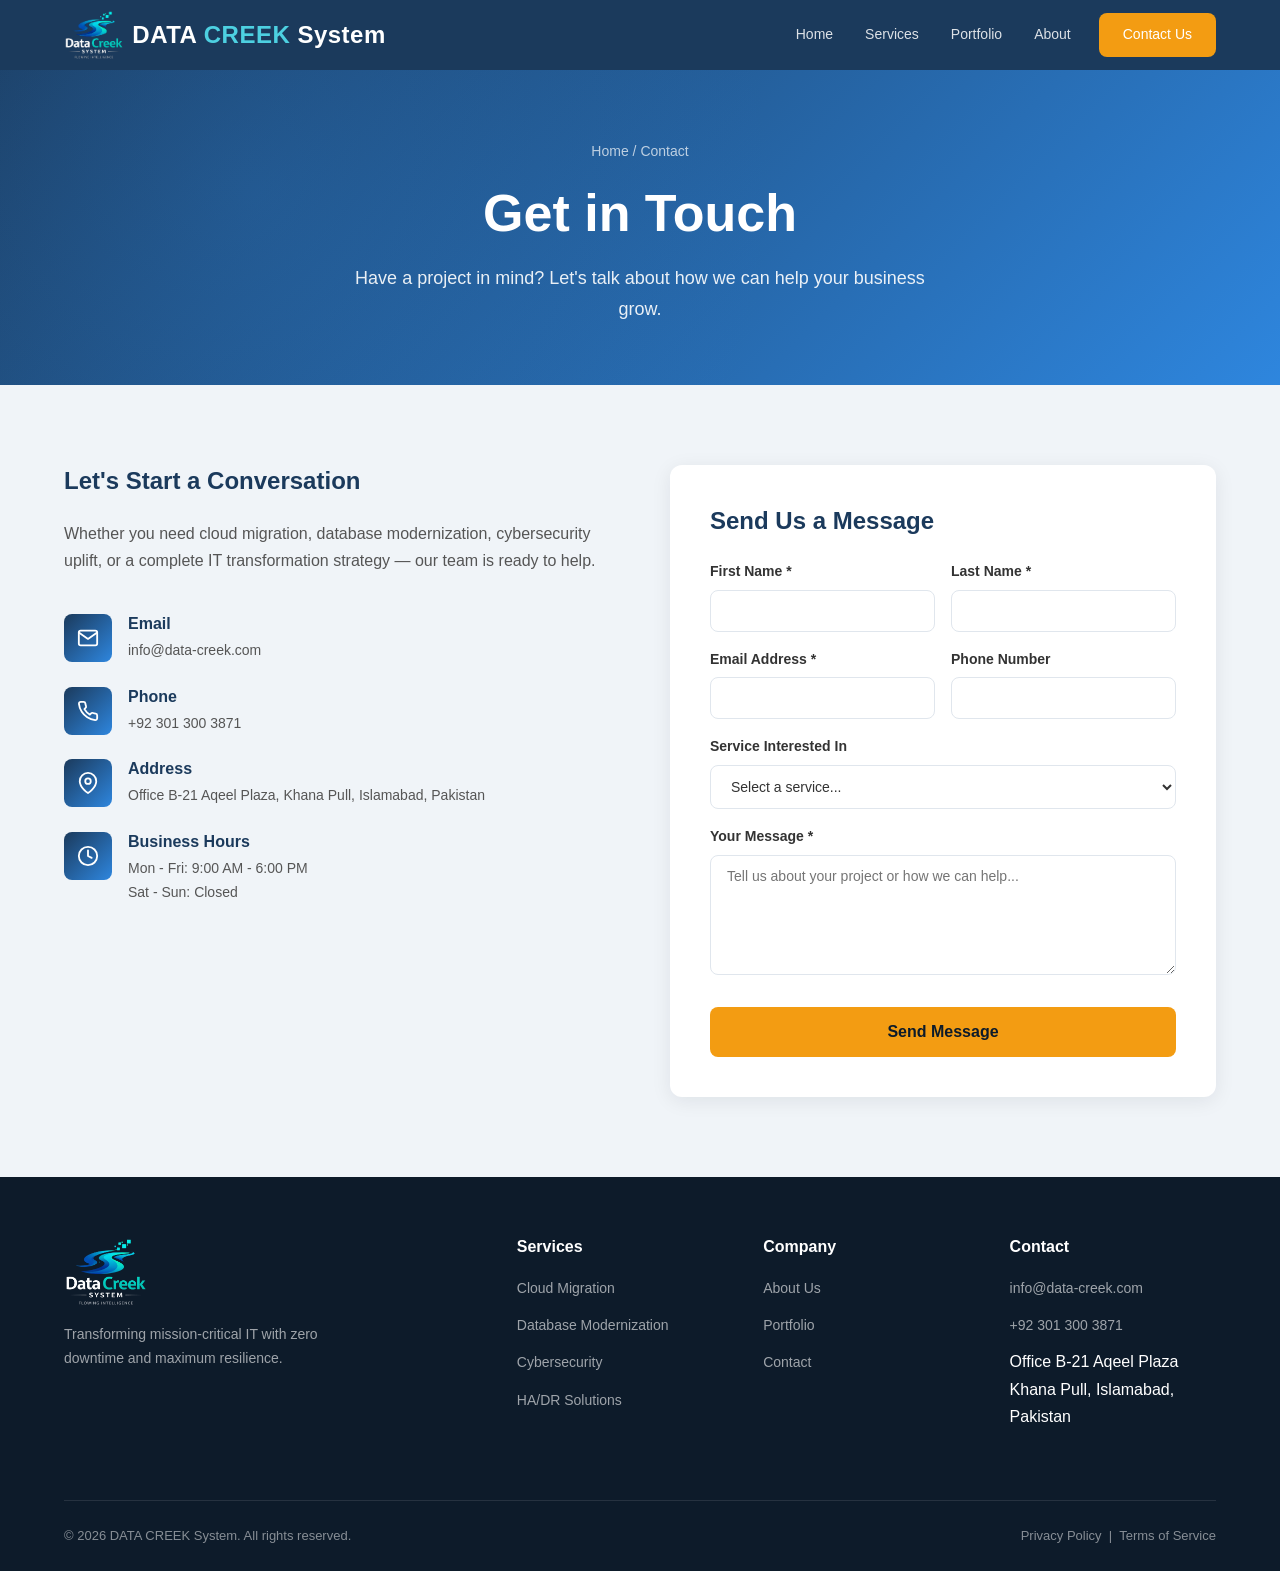
<file: pages/contact.html>
<!DOCTYPE html>
<html lang="en">
<head>
  <meta charset="UTF-8">
  <meta name="viewport" content="width=device-width, initial-scale=1.0">
  <meta name="description" content="Contact DATA CREEK System for enterprise IT services inquiries, capability briefings, and partnerships.">
  <meta name="keywords" content="DATA CREEK System, contact, IT services, enterprise technology, consultation">
  <meta property="og:title" content="Contact Us — DATA CREEK System">
  <meta property="og:description" content="Get in touch for enterprise IT services, cloud migration, database modernization, and cybersecurity solutions.">
  <meta property="og:type" content="website">
  <meta name="twitter:card" content="summary">
  <title>Contact Us — DATA CREEK System</title>
  <link rel="icon" type="image/x-icon" href="../assets/images/favicon.ico">
  <link rel="stylesheet" href="../css/variables.css">
  <link rel="stylesheet" href="../css/base.css">
  <link rel="stylesheet" href="../css/header.css">
  <link rel="stylesheet" href="../css/portfolio.css">
  <link rel="stylesheet" href="../css/contact.css">
  <link rel="stylesheet" href="../css/footer.css">
  <link rel="stylesheet" href="../css/responsive.css">
</head>
<body>
  <a href="#main-content" class="skip-link">Skip to main content</a>

  <!-- HEADER -->
  <header class="header" id="header">
    <div class="container">
      <a href="../index.html" class="logo">
        <img src="../assets/images/logo-header-bg.png" alt="DATA CREEK System" class="logo-img">
        <span class="logo-name">DATA <span class="highlight">CREEK</span> System</span>
      </a>
      <nav class="nav-links" id="navLinks">
        <a href="../index.html">Home</a>
        <a href="services.html">Services</a>
        <a href="portfolio.html">Portfolio</a>
        <a href="about.html">About</a>
        <a href="contact.html" class="btn btn-primary">Contact Us</a>
      </nav>
      <button class="menu-toggle" id="menuToggle" aria-label="Toggle navigation">
        <span></span><span></span><span></span>
      </button>
    </div>
  </header>

  <!-- PAGE HERO -->
  <section class="page-hero">
    <div class="container">
      <div class="breadcrumb"><a href="../index.html">Home</a> / Contact</div>
      <h1>Get in Touch</h1>
      <p>Have a project in mind? Let's talk about how we can help your business grow.</p>
    </div>
  </section>

  <main id="main-content">
    <!-- CONTACT -->
    <section class="contact-section section">
      <div class="container">
        <div class="contact-grid">
          <div class="contact-info reveal">
            <h3>Let's Start a Conversation</h3>
            <p>Whether you need cloud migration, database modernization, cybersecurity uplift, or a complete IT transformation strategy — our team is ready to help.</p>

            <div class="info-item">
              <div class="info-icon">
                <svg viewBox="0 0 24 24"><path d="M4 4h16c1.1 0 2 .9 2 2v12c0 1.1-.9 2-2 2H4c-1.1 0-2-.9-2-2V6c0-1.1.9-2 2-2z"/><polyline points="22,6 12,13 2,6"/></svg>
              </div>
              <div class="info-text">
                <h4>Email</h4>
                <p>info@data-creek.com</p>
              </div>
            </div>

            <div class="info-item">
              <div class="info-icon">
                <svg viewBox="0 0 24 24"><path d="M22 16.92v3a2 2 0 0 1-2.18 2 19.79 19.79 0 0 1-8.63-3.07 19.5 19.5 0 0 1-6-6 19.79 19.79 0 0 1-3.07-8.67A2 2 0 0 1 4.11 2h3a2 2 0 0 1 2 1.72c.127.96.361 1.903.7 2.81a2 2 0 0 1-.45 2.11L8.09 9.91a16 16 0 0 0 6 6l1.27-1.27a2 2 0 0 1 2.11-.45c.907.339 1.85.573 2.81.7A2 2 0 0 1 22 16.92z"/></svg>
              </div>
              <div class="info-text">
                <h4>Phone</h4>
                <p>+92 301 300 3871</p>
              </div>
            </div>

            <div class="info-item">
              <div class="info-icon">
                <svg viewBox="0 0 24 24"><path d="M21 10c0 7-9 13-9 13s-9-6-9-13a9 9 0 0 1 18 0z"/><circle cx="12" cy="10" r="3"/></svg>
              </div>
              <div class="info-text">
                <h4>Address</h4>
                <p>Office B-21 Aqeel Plaza, Khana Pull, Islamabad, Pakistan</p>
              </div>
            </div>

            <div class="info-item">
              <div class="info-icon">
                <svg viewBox="0 0 24 24"><circle cx="12" cy="12" r="10"/><polyline points="12 6 12 12 16 14"/></svg>
              </div>
              <div class="info-text">
                <h4>Business Hours</h4>
                <p>Mon - Fri: 9:00 AM - 6:00 PM<br>Sat - Sun: Closed</p>
              </div>
            </div>
          </div>

          <div class="contact-form-card reveal">
            <h3>Send Us a Message</h3>
            <form id="contactForm" action="#" method="POST">
              <div class="form-row">
                <div class="form-group">
                  <label for="firstName">First Name *</label>
                  <input type="text" id="firstName" name="firstName" required aria-required="true">
                </div>
                <div class="form-group">
                  <label for="lastName">Last Name *</label>
                  <input type="text" id="lastName" name="lastName" required aria-required="true">
                </div>
              </div>

              <div class="form-row">
                <div class="form-group">
                  <label for="email">Email Address *</label>
                  <input type="email" id="email" name="email" required aria-required="true">
                </div>
                <div class="form-group">
                  <label for="phone">Phone Number</label>
                  <input type="tel" id="phone" name="phone">
                </div>
              </div>

              <div class="form-group">
                <label for="service">Service Interested In</label>
                <select id="service" name="service">
                  <option value="">Select a service...</option>
                  <option value="cloud">Cloud Migration & Implementation</option>
                  <option value="database">Database Modernization & Upgrades</option>
                  <option value="migration">Database & Platform Migrations</option>
                  <option value="hadr">High Availability & Disaster Recovery</option>
                  <option value="security">Security & Compliance</option>
                  <option value="devops">DevOps, Automation & Managed Services</option>
                  <option value="erp">Oracle ERP Services</option>
                  <option value="other">Other</option>
                </select>
              </div>

              <div class="form-group">
                <label for="message">Your Message *</label>
                <textarea id="message" name="message" placeholder="Tell us about your project or how we can help..." required aria-required="true"></textarea>
              </div>

              <div class="form-submit">
                <button type="submit" class="btn btn-primary">Send Message</button>
              </div>
            </form>
          </div>
        </div>
      </div>
    </section>
  </main>

  <!-- FOOTER -->
  <footer class="footer">
    <div class="container">
      <div class="footer-grid">
        <div class="footer-brand">
          <img src="../assets/images/logo-dark-bg.png" alt="DATA CREEK System" class="footer-logo-img">
          <p>Transforming mission-critical IT with zero downtime and maximum resilience.</p>
        </div>
        <div class="footer-column">
          <h4>Services</h4>
          <ul>
            <li><a href="services.html">Cloud Migration</a></li>
            <li><a href="services.html">Database Modernization</a></li>
            <li><a href="services.html">Cybersecurity</a></li>
            <li><a href="services.html">HA/DR Solutions</a></li>
          </ul>
        </div>
        <div class="footer-column">
          <h4>Company</h4>
          <ul>
            <li><a href="about.html">About Us</a></li>
            <li><a href="portfolio.html">Portfolio</a></li>
            <li><a href="contact.html">Contact</a></li>
          </ul>
        </div>
        <div class="footer-column">
          <h4>Contact</h4>
          <ul>
            <li><a href="mailto:info@data-creek.com">info@data-creek.com</a></li>
            <li><a href="tel:+923013003871">+92 301 300 3871</a></li>
            <li>Office B-21 Aqeel Plaza<br>Khana Pull, Islamabad, Pakistan</li>
          </ul>
        </div>
      </div>
      <div class="footer-bottom">
        <span>&copy; 2026 DATA CREEK System. All rights reserved.</span>
        <span><a href="privacy-policy.html">Privacy Policy</a> &nbsp;|&nbsp; <a href="terms-of-service.html">Terms of Service</a></span>
      </div>
    </div>
  </footer>

  <script src="../js/navigation.js"></script>
  <script src="../js/animations.js"></script>
</body>
</html>
</file>
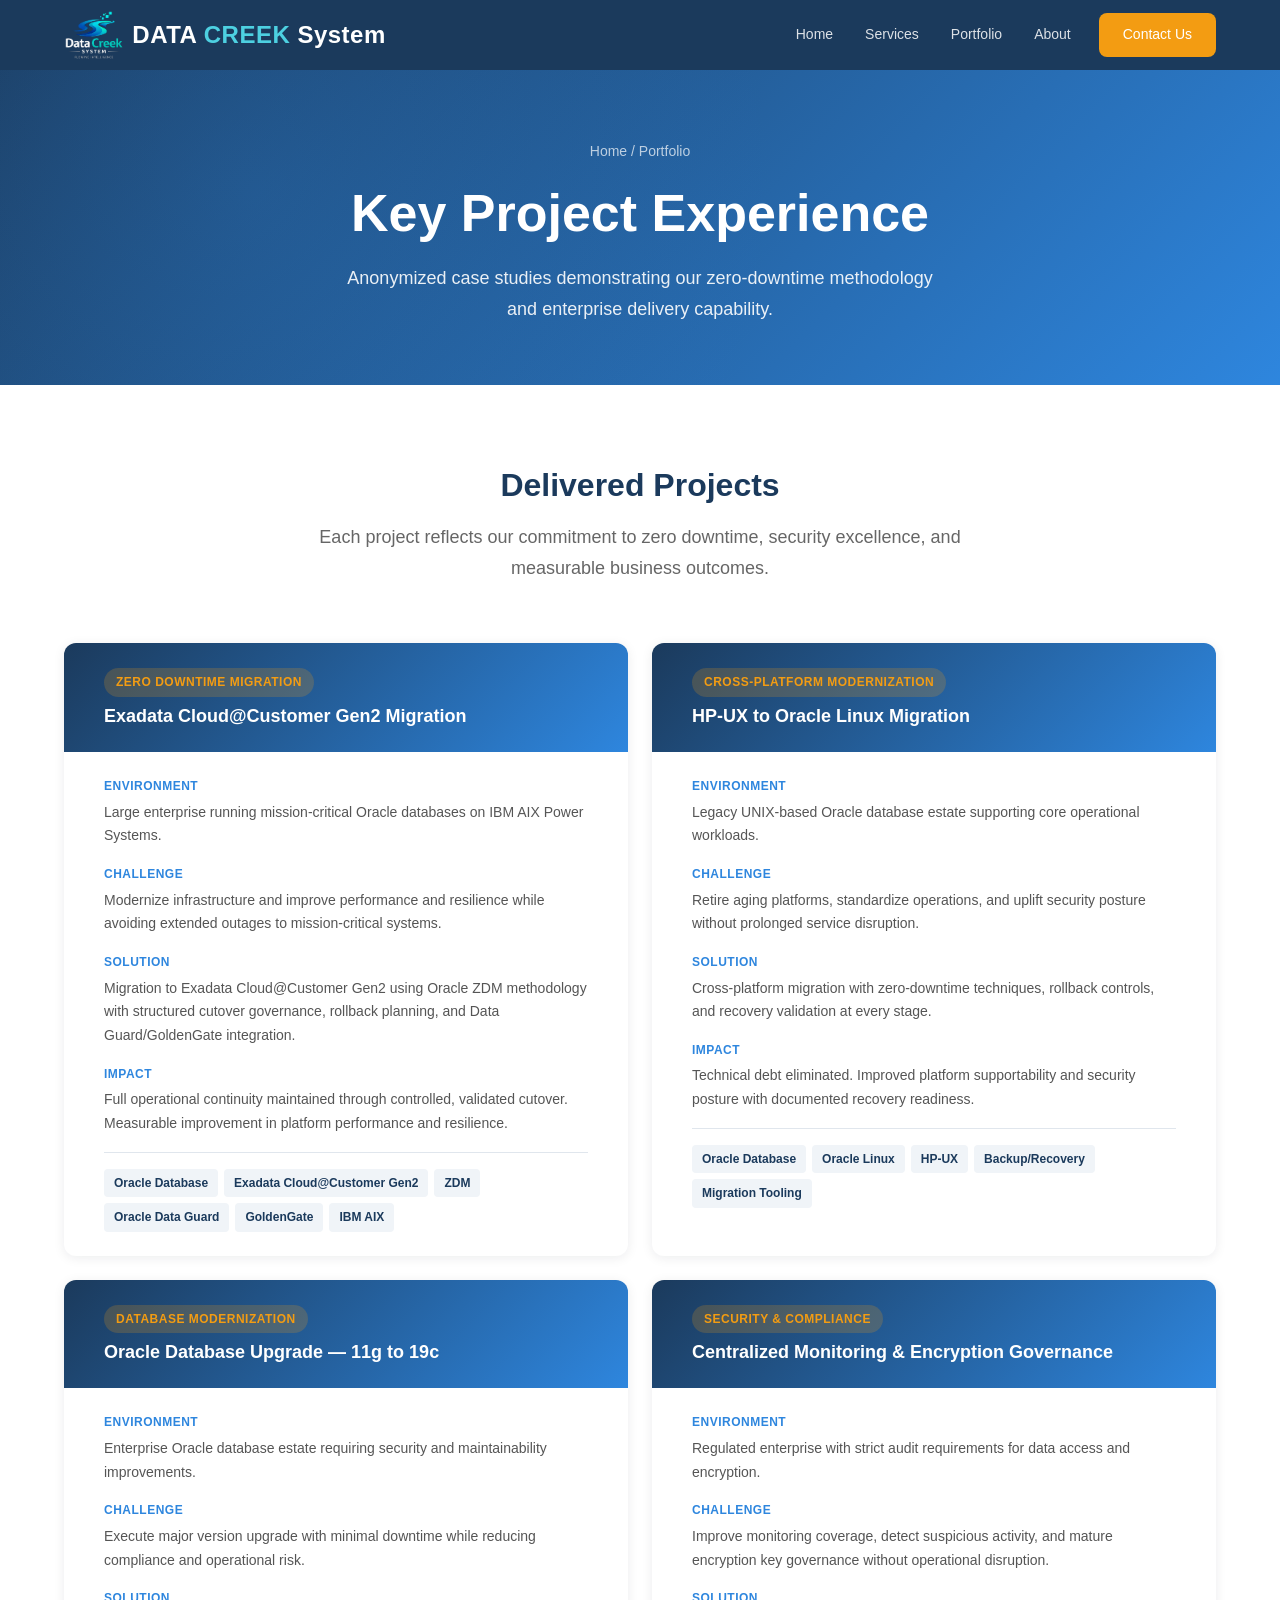
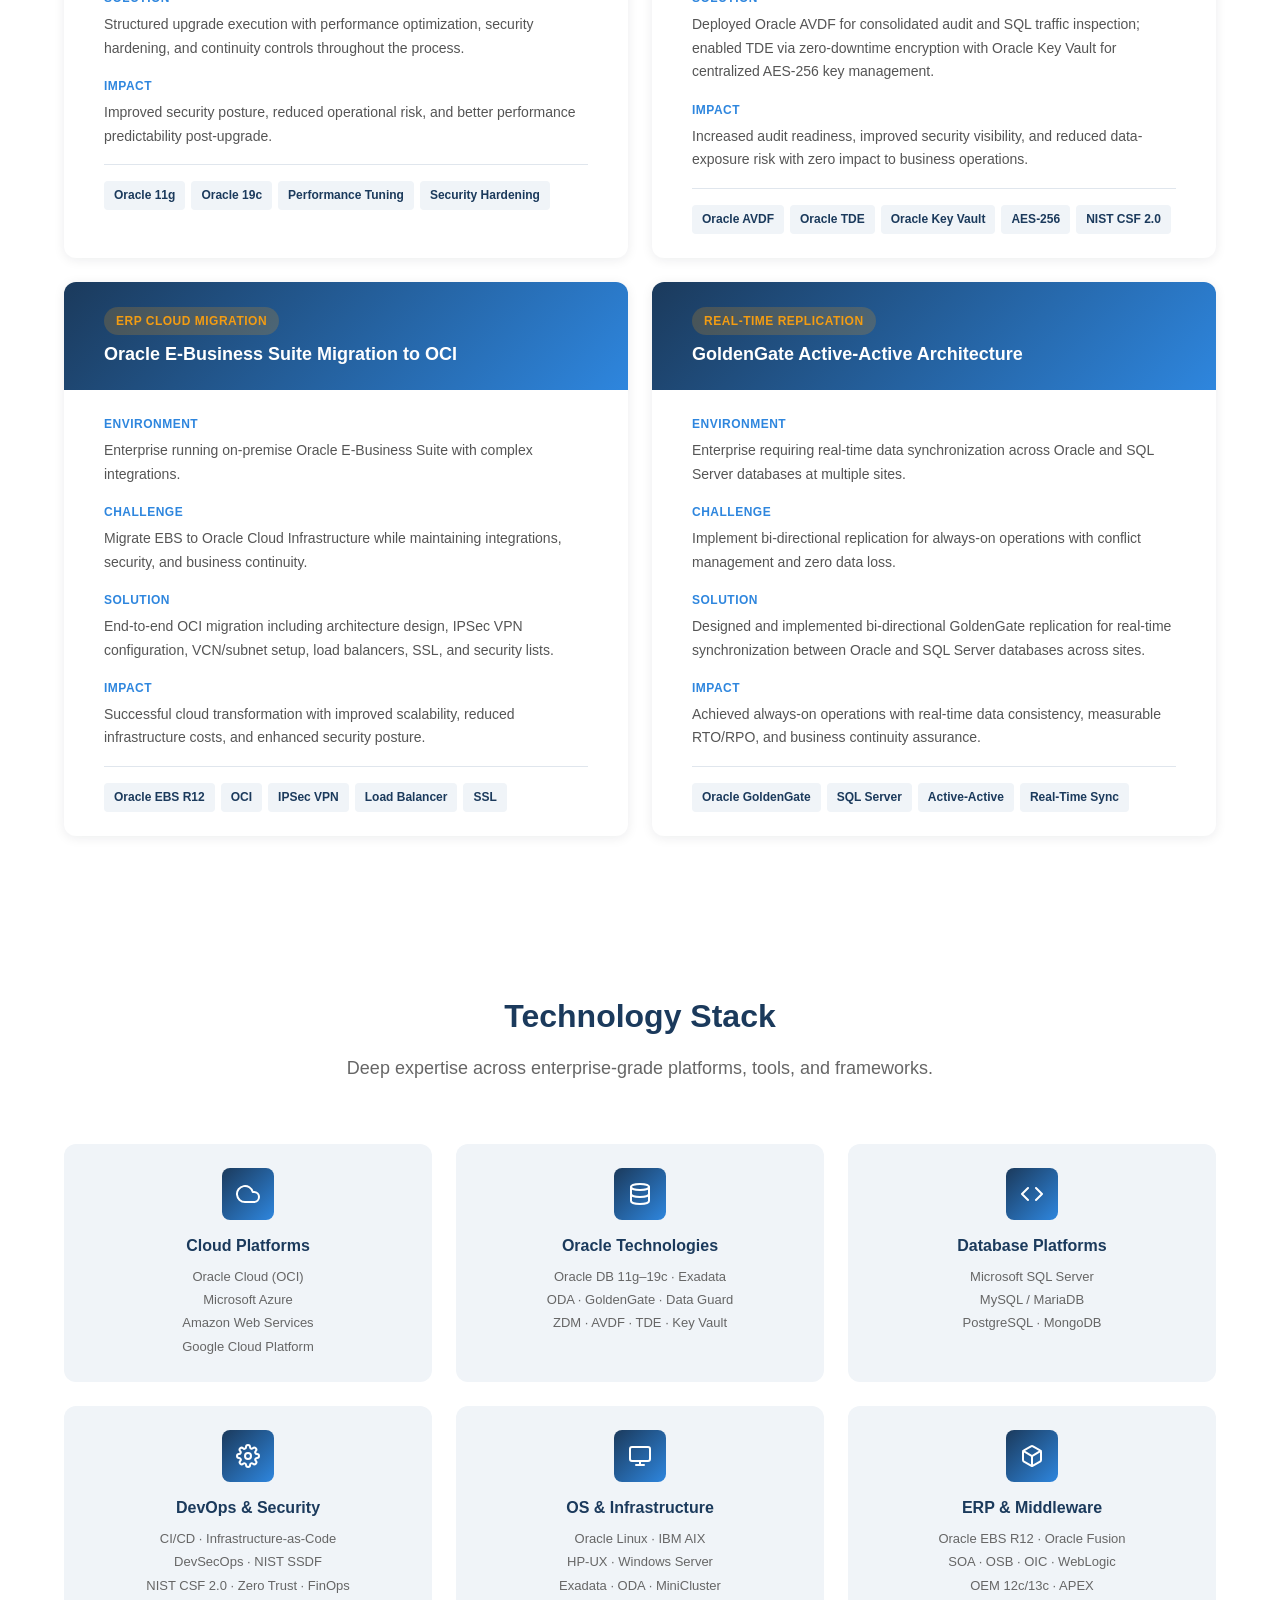
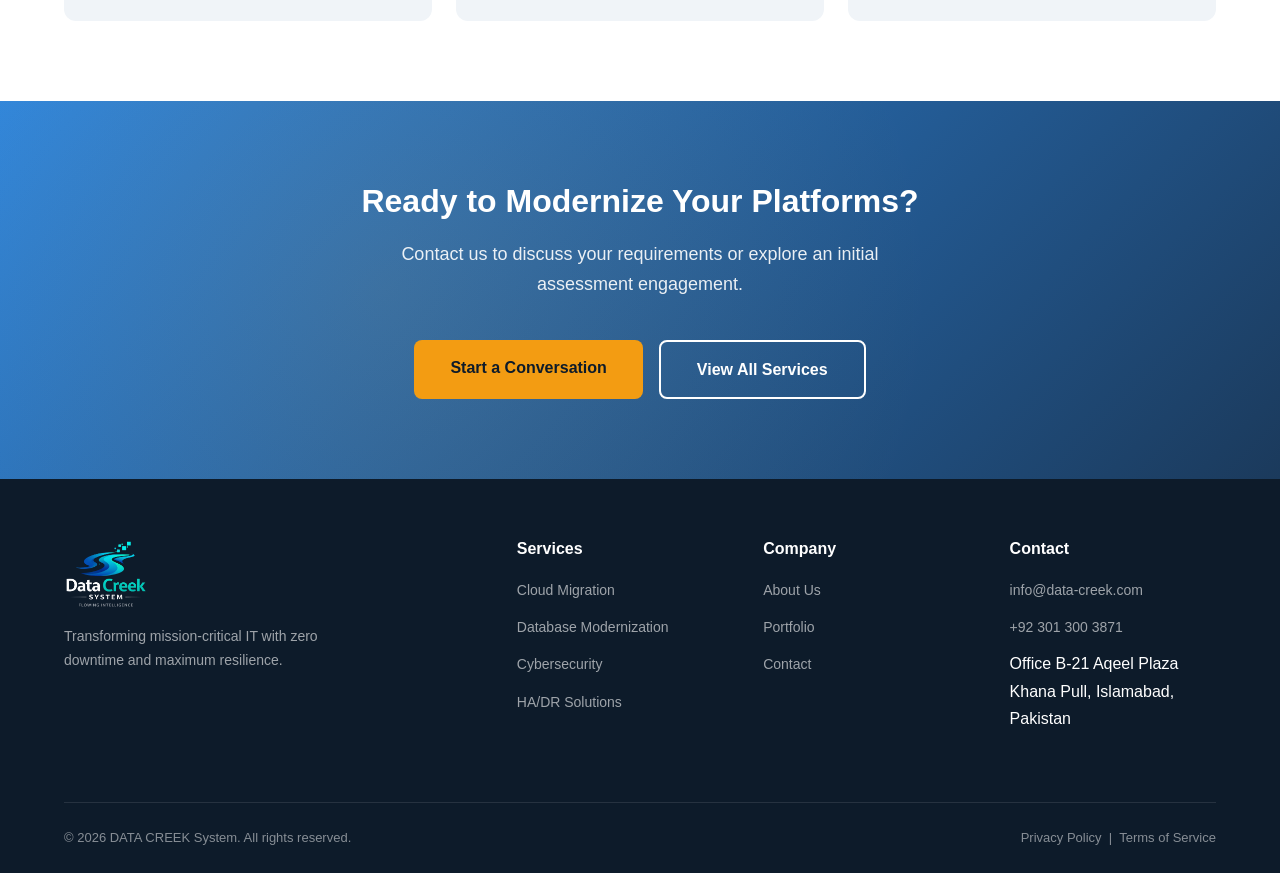
<file: pages/portfolio.html>
<!DOCTYPE html>
<html lang="en">
<head>
  <meta charset="UTF-8">
  <meta name="viewport" content="width=device-width, initial-scale=1.0">
  <meta name="description" content="DATA CREEK System project portfolio — enterprise-scale database migrations, cloud implementations, security uplifts, and HA/DR solutions.">
  <meta name="keywords" content="DATA CREEK System, portfolio, case studies, database migration, cloud implementation, cybersecurity, Oracle">
  <meta property="og:title" content="Portfolio — DATA CREEK System">
  <meta property="og:description" content="Enterprise-scale database migrations, cloud implementations, security uplifts, and HA/DR solutions.">
  <meta property="og:type" content="website">
  <meta name="twitter:card" content="summary">
  <title>Portfolio — DATA CREEK System</title>
  <link rel="icon" type="image/x-icon" href="../assets/images/favicon.ico">
  <link rel="stylesheet" href="../css/variables.css">
  <link rel="stylesheet" href="../css/base.css">
  <link rel="stylesheet" href="../css/header.css">
  <link rel="stylesheet" href="../css/portfolio.css">
  <link rel="stylesheet" href="../css/cta.css">
  <link rel="stylesheet" href="../css/footer.css">
  <link rel="stylesheet" href="../css/responsive.css">
</head>
<body>
  <a href="#main-content" class="skip-link">Skip to main content</a>

  <!-- HEADER -->
  <header class="header" id="header">
    <div class="container">
      <a href="../index.html" class="logo">
        <img src="../assets/images/logo-header-bg.png" alt="DATA CREEK System" class="logo-img">
        <span class="logo-name">DATA <span class="highlight">CREEK</span> System</span>
      </a>
      <nav class="nav-links" id="navLinks">
        <a href="../index.html">Home</a>
        <a href="services.html">Services</a>
        <a href="portfolio.html">Portfolio</a>
        <a href="about.html">About</a>
        <a href="contact.html" class="btn btn-primary">Contact Us</a>
      </nav>
      <button class="menu-toggle" id="menuToggle" aria-label="Toggle navigation">
        <span></span><span></span><span></span>
      </button>
    </div>
  </header>

  <!-- PAGE HERO -->
  <section class="page-hero">
    <div class="container">
      <div class="breadcrumb"><a href="../index.html">Home</a> / Portfolio</div>
      <h1>Key Project Experience</h1>
      <p>Anonymized case studies demonstrating our zero-downtime methodology and enterprise delivery capability.</p>
    </div>
  </section>

  <!-- CASE STUDIES -->
  <section class="section">
    <div class="container">
      <h2 class="section-title">Delivered Projects</h2>
      <p class="section-subtitle">Each project reflects our commitment to zero downtime, security excellence, and measurable business outcomes.</p>

      <div class="portfolio-grid">
        <!-- Case Study 1 -->
        <div class="case-study-card reveal">
          <div class="case-study-header">
            <span class="case-tag">Zero Downtime Migration</span>
            <h3>Exadata Cloud@Customer Gen2 Migration</h3>
          </div>
          <div class="case-study-body">
            <div class="case-detail">
              <div class="detail-label">Environment</div>
              <p>Large enterprise running mission-critical Oracle databases on IBM AIX Power Systems.</p>
            </div>
            <div class="case-detail">
              <div class="detail-label">Challenge</div>
              <p>Modernize infrastructure and improve performance and resilience while avoiding extended outages to mission-critical systems.</p>
            </div>
            <div class="case-detail">
              <div class="detail-label">Solution</div>
              <p>Migration to Exadata Cloud@Customer Gen2 using Oracle ZDM methodology with structured cutover governance, rollback planning, and Data Guard/GoldenGate integration.</p>
            </div>
            <div class="case-detail">
              <div class="detail-label">Impact</div>
              <p>Full operational continuity maintained through controlled, validated cutover. Measurable improvement in platform performance and resilience.</p>
            </div>
            <div class="case-tech-tags">
              <span class="tech-tag">Oracle Database</span>
              <span class="tech-tag">Exadata Cloud@Customer Gen2</span>
              <span class="tech-tag">ZDM</span>
              <span class="tech-tag">Oracle Data Guard</span>
              <span class="tech-tag">GoldenGate</span>
              <span class="tech-tag">IBM AIX</span>
            </div>
          </div>
        </div>

        <!-- Case Study 2 -->
        <div class="case-study-card reveal">
          <div class="case-study-header">
            <span class="case-tag">Cross-Platform Modernization</span>
            <h3>HP-UX to Oracle Linux Migration</h3>
          </div>
          <div class="case-study-body">
            <div class="case-detail">
              <div class="detail-label">Environment</div>
              <p>Legacy UNIX-based Oracle database estate supporting core operational workloads.</p>
            </div>
            <div class="case-detail">
              <div class="detail-label">Challenge</div>
              <p>Retire aging platforms, standardize operations, and uplift security posture without prolonged service disruption.</p>
            </div>
            <div class="case-detail">
              <div class="detail-label">Solution</div>
              <p>Cross-platform migration with zero-downtime techniques, rollback controls, and recovery validation at every stage.</p>
            </div>
            <div class="case-detail">
              <div class="detail-label">Impact</div>
              <p>Technical debt eliminated. Improved platform supportability and security posture with documented recovery readiness.</p>
            </div>
            <div class="case-tech-tags">
              <span class="tech-tag">Oracle Database</span>
              <span class="tech-tag">Oracle Linux</span>
              <span class="tech-tag">HP-UX</span>
              <span class="tech-tag">Backup/Recovery</span>
              <span class="tech-tag">Migration Tooling</span>
            </div>
          </div>
        </div>

        <!-- Case Study 3 -->
        <div class="case-study-card reveal">
          <div class="case-study-header">
            <span class="case-tag">Database Modernization</span>
            <h3>Oracle Database Upgrade &mdash; 11g to 19c</h3>
          </div>
          <div class="case-study-body">
            <div class="case-detail">
              <div class="detail-label">Environment</div>
              <p>Enterprise Oracle database estate requiring security and maintainability improvements.</p>
            </div>
            <div class="case-detail">
              <div class="detail-label">Challenge</div>
              <p>Execute major version upgrade with minimal downtime while reducing compliance and operational risk.</p>
            </div>
            <div class="case-detail">
              <div class="detail-label">Solution</div>
              <p>Structured upgrade execution with performance optimization, security hardening, and continuity controls throughout the process.</p>
            </div>
            <div class="case-detail">
              <div class="detail-label">Impact</div>
              <p>Improved security posture, reduced operational risk, and better performance predictability post-upgrade.</p>
            </div>
            <div class="case-tech-tags">
              <span class="tech-tag">Oracle 11g</span>
              <span class="tech-tag">Oracle 19c</span>
              <span class="tech-tag">Performance Tuning</span>
              <span class="tech-tag">Security Hardening</span>
            </div>
          </div>
        </div>

        <!-- Case Study 4 -->
        <div class="case-study-card reveal">
          <div class="case-study-header">
            <span class="case-tag">Security & Compliance</span>
            <h3>Centralized Monitoring & Encryption Governance</h3>
          </div>
          <div class="case-study-body">
            <div class="case-detail">
              <div class="detail-label">Environment</div>
              <p>Regulated enterprise with strict audit requirements for data access and encryption.</p>
            </div>
            <div class="case-detail">
              <div class="detail-label">Challenge</div>
              <p>Improve monitoring coverage, detect suspicious activity, and mature encryption key governance without operational disruption.</p>
            </div>
            <div class="case-detail">
              <div class="detail-label">Solution</div>
              <p>Deployed Oracle AVDF for consolidated audit and SQL traffic inspection; enabled TDE via zero-downtime encryption with Oracle Key Vault for centralized AES-256 key management.</p>
            </div>
            <div class="case-detail">
              <div class="detail-label">Impact</div>
              <p>Increased audit readiness, improved security visibility, and reduced data-exposure risk with zero impact to business operations.</p>
            </div>
            <div class="case-tech-tags">
              <span class="tech-tag">Oracle AVDF</span>
              <span class="tech-tag">Oracle TDE</span>
              <span class="tech-tag">Oracle Key Vault</span>
              <span class="tech-tag">AES-256</span>
              <span class="tech-tag">NIST CSF 2.0</span>
            </div>
          </div>
        </div>

        <!-- Case Study 5 -->
        <div class="case-study-card reveal">
          <div class="case-study-header">
            <span class="case-tag">ERP Cloud Migration</span>
            <h3>Oracle E-Business Suite Migration to OCI</h3>
          </div>
          <div class="case-study-body">
            <div class="case-detail">
              <div class="detail-label">Environment</div>
              <p>Enterprise running on-premise Oracle E-Business Suite with complex integrations.</p>
            </div>
            <div class="case-detail">
              <div class="detail-label">Challenge</div>
              <p>Migrate EBS to Oracle Cloud Infrastructure while maintaining integrations, security, and business continuity.</p>
            </div>
            <div class="case-detail">
              <div class="detail-label">Solution</div>
              <p>End-to-end OCI migration including architecture design, IPSec VPN configuration, VCN/subnet setup, load balancers, SSL, and security lists.</p>
            </div>
            <div class="case-detail">
              <div class="detail-label">Impact</div>
              <p>Successful cloud transformation with improved scalability, reduced infrastructure costs, and enhanced security posture.</p>
            </div>
            <div class="case-tech-tags">
              <span class="tech-tag">Oracle EBS R12</span>
              <span class="tech-tag">OCI</span>
              <span class="tech-tag">IPSec VPN</span>
              <span class="tech-tag">Load Balancer</span>
              <span class="tech-tag">SSL</span>
            </div>
          </div>
        </div>

        <!-- Case Study 6 -->
        <div class="case-study-card reveal">
          <div class="case-study-header">
            <span class="case-tag">Real-Time Replication</span>
            <h3>GoldenGate Active-Active Architecture</h3>
          </div>
          <div class="case-study-body">
            <div class="case-detail">
              <div class="detail-label">Environment</div>
              <p>Enterprise requiring real-time data synchronization across Oracle and SQL Server databases at multiple sites.</p>
            </div>
            <div class="case-detail">
              <div class="detail-label">Challenge</div>
              <p>Implement bi-directional replication for always-on operations with conflict management and zero data loss.</p>
            </div>
            <div class="case-detail">
              <div class="detail-label">Solution</div>
              <p>Designed and implemented bi-directional GoldenGate replication for real-time synchronization between Oracle and SQL Server databases across sites.</p>
            </div>
            <div class="case-detail">
              <div class="detail-label">Impact</div>
              <p>Achieved always-on operations with real-time data consistency, measurable RTO/RPO, and business continuity assurance.</p>
            </div>
            <div class="case-tech-tags">
              <span class="tech-tag">Oracle GoldenGate</span>
              <span class="tech-tag">SQL Server</span>
              <span class="tech-tag">Active-Active</span>
              <span class="tech-tag">Real-Time Sync</span>
            </div>
          </div>
        </div>
      </div>
    </div>
  </section>

  <!-- TECHNOLOGY STACK -->
  <section class="tech-stack section">
    <div class="container">
      <h2 class="section-title">Technology Stack</h2>
      <p class="section-subtitle">Deep expertise across enterprise-grade platforms, tools, and frameworks.</p>
      <div class="tech-stack-grid">
        <div class="tech-category reveal">
          <div class="tech-category-icon"><svg viewBox="0 0 24 24"><path d="M18 10h-1.26A8 8 0 1 0 9 20h9a5 5 0 0 0 0-10z"/></svg></div>
          <h4>Cloud Platforms</h4>
          <div class="tech-list">Oracle Cloud (OCI)<br>Microsoft Azure<br>Amazon Web Services<br>Google Cloud Platform</div>
        </div>
        <div class="tech-category reveal">
          <div class="tech-category-icon"><svg viewBox="0 0 24 24"><ellipse cx="12" cy="5" rx="9" ry="3"/><path d="M21 12c0 1.66-4 3-9 3s-9-1.34-9-3"/><path d="M3 5v14c0 1.66 4 3 9 3s9-1.34 9-3V5"/></svg></div>
          <h4>Oracle Technologies</h4>
          <div class="tech-list">Oracle DB 11g&ndash;19c &middot; Exadata<br>ODA &middot; GoldenGate &middot; Data Guard<br>ZDM &middot; AVDF &middot; TDE &middot; Key Vault</div>
        </div>
        <div class="tech-category reveal">
          <div class="tech-category-icon"><svg viewBox="0 0 24 24"><polyline points="16 18 22 12 16 6"/><polyline points="8 6 2 12 8 18"/></svg></div>
          <h4>Database Platforms</h4>
          <div class="tech-list">Microsoft SQL Server<br>MySQL / MariaDB<br>PostgreSQL &middot; MongoDB</div>
        </div>
        <div class="tech-category reveal">
          <div class="tech-category-icon"><svg viewBox="0 0 24 24"><circle cx="12" cy="12" r="3"/><path d="M19.4 15a1.65 1.65 0 0 0 .33 1.82l.06.06a2 2 0 0 1-2.83 2.83l-.06-.06a1.65 1.65 0 0 0-1.82-.33 1.65 1.65 0 0 0-1 1.51V21a2 2 0 0 1-4 0v-.09A1.65 1.65 0 0 0 9 19.4a1.65 1.65 0 0 0-1.82.33l-.06.06a2 2 0 0 1-2.83-2.83l.06-.06A1.65 1.65 0 0 0 4.68 15a1.65 1.65 0 0 0-1.51-1H3a2 2 0 0 1 0-4h.09A1.65 1.65 0 0 0 4.6 9a1.65 1.65 0 0 0-.33-1.82l-.06-.06a2 2 0 0 1 2.83-2.83l.06.06A1.65 1.65 0 0 0 9 4.68a1.65 1.65 0 0 0 1-1.51V3a2 2 0 0 1 4 0v.09a1.65 1.65 0 0 0 1 1.51 1.65 1.65 0 0 0 1.82-.33l.06-.06a2 2 0 0 1 2.83 2.83l-.06.06A1.65 1.65 0 0 0 19.4 9a1.65 1.65 0 0 0 1.51 1H21a2 2 0 0 1 0 4h-.09a1.65 1.65 0 0 0-1.51 1z"/></svg></div>
          <h4>DevOps & Security</h4>
          <div class="tech-list">CI/CD &middot; Infrastructure-as-Code<br>DevSecOps &middot; NIST SSDF<br>NIST CSF 2.0 &middot; Zero Trust &middot; FinOps</div>
        </div>
        <div class="tech-category reveal">
          <div class="tech-category-icon"><svg viewBox="0 0 24 24"><rect x="2" y="3" width="20" height="14" rx="2"/><line x1="8" y1="21" x2="16" y2="21"/><line x1="12" y1="17" x2="12" y2="21"/></svg></div>
          <h4>OS & Infrastructure</h4>
          <div class="tech-list">Oracle Linux &middot; IBM AIX<br>HP-UX &middot; Windows Server<br>Exadata &middot; ODA &middot; MiniCluster</div>
        </div>
        <div class="tech-category reveal">
          <div class="tech-category-icon"><svg viewBox="0 0 24 24"><path d="M21 16V8a2 2 0 0 0-1-1.73l-7-4a2 2 0 0 0-2 0l-7 4A2 2 0 0 0 3 8v8a2 2 0 0 0 1 1.73l7 4a2 2 0 0 0 2 0l7-4A2 2 0 0 0 21 16z"/><polyline points="3.27 6.96 12 12.01 20.73 6.96"/><line x1="12" y1="22.08" x2="12" y2="12"/></svg></div>
          <h4>ERP & Middleware</h4>
          <div class="tech-list">Oracle EBS R12 &middot; Oracle Fusion<br>SOA &middot; OSB &middot; OIC &middot; WebLogic<br>OEM 12c/13c &middot; APEX</div>
        </div>
      </div>
    </div>
  </section>

  <!-- CTA -->
  <section class="cta-section">
    <div class="container">
      <h2>Ready to Modernize Your Platforms?</h2>
      <p>Contact us to discuss your requirements or explore an initial assessment engagement.</p>
      <div class="cta-buttons">
        <a href="contact.html" class="btn btn-primary">Start a Conversation</a>
        <a href="services.html" class="btn btn-secondary">View All Services</a>
      </div>
    </div>
  </section>

  <!-- FOOTER -->
  <footer class="footer">
    <div class="container">
      <div class="footer-grid">
        <div class="footer-brand">
          <img src="../assets/images/logo-dark-bg.png" alt="DATA CREEK System" class="footer-logo-img">
          <p>Transforming mission-critical IT with zero downtime and maximum resilience.</p>
        </div>
        <div class="footer-column">
          <h4>Services</h4>
          <ul>
            <li><a href="services.html">Cloud Migration</a></li>
            <li><a href="services.html">Database Modernization</a></li>
            <li><a href="services.html">Cybersecurity</a></li>
            <li><a href="services.html">HA/DR Solutions</a></li>
          </ul>
        </div>
        <div class="footer-column">
          <h4>Company</h4>
          <ul>
            <li><a href="about.html">About Us</a></li>
            <li><a href="portfolio.html">Portfolio</a></li>
            <li><a href="contact.html">Contact</a></li>
          </ul>
        </div>
        <div class="footer-column">
          <h4>Contact</h4>
          <ul>
            <li><a href="mailto:info@data-creek.com">info@data-creek.com</a></li>
            <li><a href="tel:+923013003871">+92 301 300 3871</a></li>
            <li>Office B-21 Aqeel Plaza<br>Khana Pull, Islamabad, Pakistan</li>
          </ul>
        </div>
      </div>
      <div class="footer-bottom">
        <span>&copy; 2026 DATA CREEK System. All rights reserved.</span>
        <span><a href="privacy-policy.html">Privacy Policy</a> &nbsp;|&nbsp; <a href="terms-of-service.html">Terms of Service</a></span>
      </div>
    </div>
  </footer>

  <script src="../js/navigation.js"></script>
  <script src="../js/animations.js"></script>
</body>
</html>
</file>
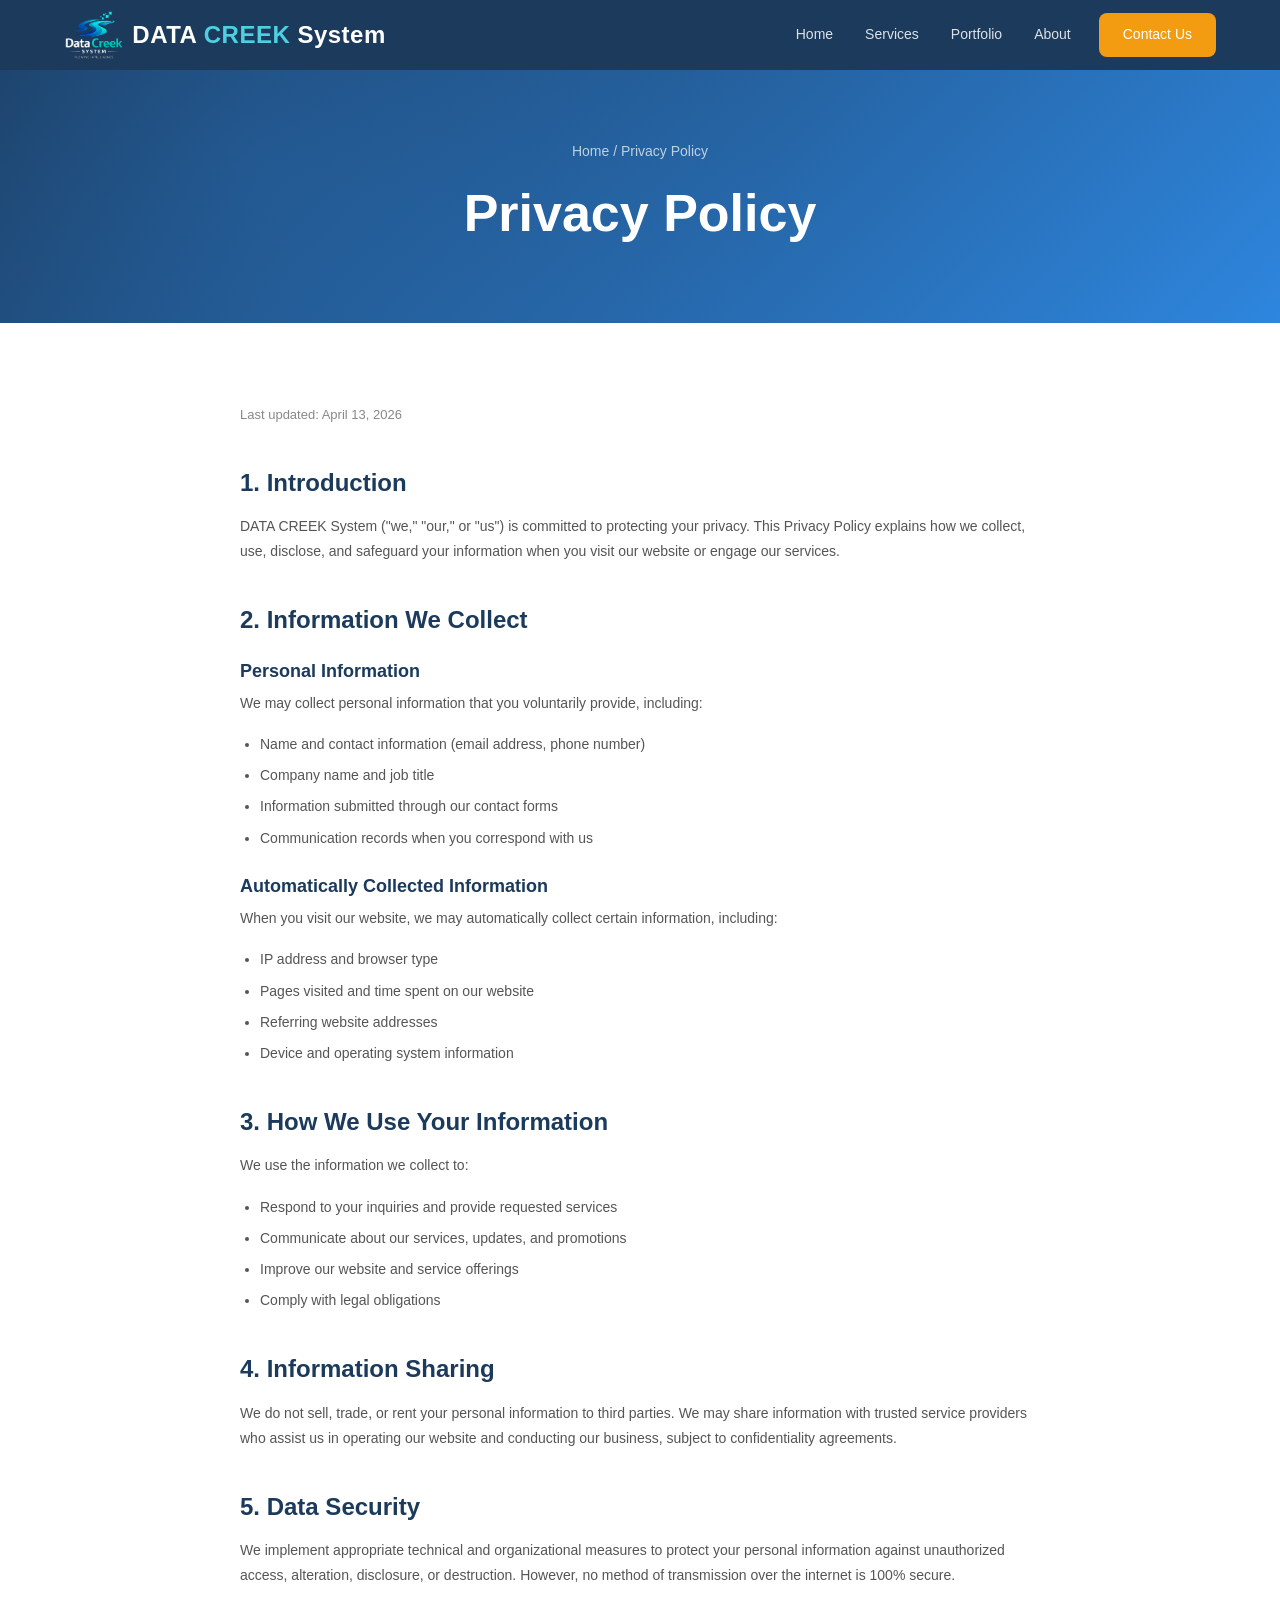
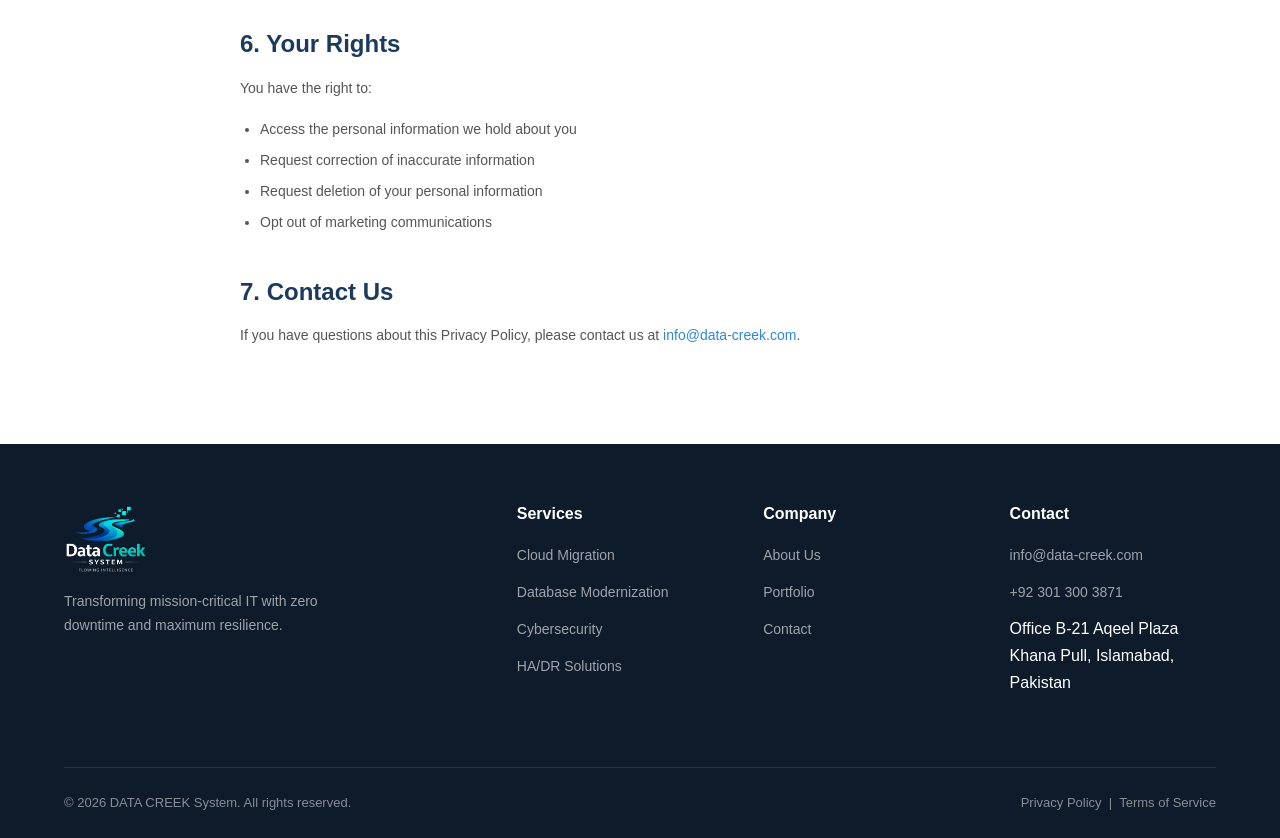
<file: pages/privacy-policy.html>
<!DOCTYPE html>
<html lang="en">
<head>
  <meta charset="UTF-8">
  <meta name="viewport" content="width=device-width, initial-scale=1.0">
  <meta name="description" content="DATA CREEK System Privacy Policy — how we collect, use, and protect your personal information.">
  <meta name="keywords" content="DATA CREEK System, privacy policy, data protection">
  <meta property="og:title" content="Privacy Policy — DATA CREEK System">
  <meta property="og:description" content="How we collect, use, and protect your personal information.">
  <meta property="og:type" content="website">
  <title>Privacy Policy — DATA CREEK System</title>
  <link rel="icon" type="image/x-icon" href="../assets/images/favicon.ico">
  <link rel="stylesheet" href="../css/variables.css">
  <link rel="stylesheet" href="../css/base.css">
  <link rel="stylesheet" href="../css/header.css">
  <link rel="stylesheet" href="../css/portfolio.css">
  <link rel="stylesheet" href="../css/footer.css">
  <link rel="stylesheet" href="../css/responsive.css">
  <style>
    .legal-content { max-width: 800px; margin: 0 auto; }
    .legal-content h2 { font-size: var(--font-size-xl); margin: var(--space-lg) 0 var(--space-sm); }
    .legal-content h3 { font-size: var(--font-size-lg); margin: var(--space-md) 0 var(--space-xs); }
    .legal-content p, .legal-content li { color: #555; font-size: var(--font-size-sm); line-height: 1.8; }
    .legal-content ul { padding-left: 20px; margin-bottom: var(--space-sm); }
    .legal-content ul li { list-style: disc; margin-bottom: 6px; }
    .legal-content .last-updated { color: #888; font-size: 13px; margin-bottom: var(--space-lg); }
  </style>
</head>
<body>
  <a href="#main-content" class="skip-link">Skip to main content</a>
  <header class="header" id="header">
    <div class="container">
      <a href="../index.html" class="logo">
        <img src="../assets/images/logo-header-bg.png" alt="DATA CREEK System" class="logo-img">
        <span class="logo-name">DATA <span class="highlight">CREEK</span> System</span>
      </a>
      <nav class="nav-links" id="navLinks">
        <a href="../index.html">Home</a>
        <a href="services.html">Services</a>
        <a href="portfolio.html">Portfolio</a>
        <a href="about.html">About</a>
        <a href="contact.html" class="btn btn-primary">Contact Us</a>
      </nav>
      <button class="menu-toggle" id="menuToggle" aria-label="Toggle navigation">
        <span></span><span></span><span></span>
      </button>
    </div>
  </header>

  <section class="page-hero">
    <div class="container">
      <div class="breadcrumb"><a href="../index.html">Home</a> / Privacy Policy</div>
      <h1>Privacy Policy</h1>
    </div>
  </section>

  <main id="main-content">
    <section class="section">
      <div class="container">
        <div class="legal-content">
          <p class="last-updated">Last updated: April 13, 2026</p>

          <h2>1. Introduction</h2>
          <p>DATA CREEK System ("we," "our," or "us") is committed to protecting your privacy. This Privacy Policy explains how we collect, use, disclose, and safeguard your information when you visit our website or engage our services.</p>

          <h2>2. Information We Collect</h2>
          <h3>Personal Information</h3>
          <p>We may collect personal information that you voluntarily provide, including:</p>
          <ul>
            <li>Name and contact information (email address, phone number)</li>
            <li>Company name and job title</li>
            <li>Information submitted through our contact forms</li>
            <li>Communication records when you correspond with us</li>
          </ul>

          <h3>Automatically Collected Information</h3>
          <p>When you visit our website, we may automatically collect certain information, including:</p>
          <ul>
            <li>IP address and browser type</li>
            <li>Pages visited and time spent on our website</li>
            <li>Referring website addresses</li>
            <li>Device and operating system information</li>
          </ul>

          <h2>3. How We Use Your Information</h2>
          <p>We use the information we collect to:</p>
          <ul>
            <li>Respond to your inquiries and provide requested services</li>
            <li>Communicate about our services, updates, and promotions</li>
            <li>Improve our website and service offerings</li>
            <li>Comply with legal obligations</li>
          </ul>

          <h2>4. Information Sharing</h2>
          <p>We do not sell, trade, or rent your personal information to third parties. We may share information with trusted service providers who assist us in operating our website and conducting our business, subject to confidentiality agreements.</p>

          <h2>5. Data Security</h2>
          <p>We implement appropriate technical and organizational measures to protect your personal information against unauthorized access, alteration, disclosure, or destruction. However, no method of transmission over the internet is 100% secure.</p>

          <h2>6. Your Rights</h2>
          <p>You have the right to:</p>
          <ul>
            <li>Access the personal information we hold about you</li>
            <li>Request correction of inaccurate information</li>
            <li>Request deletion of your personal information</li>
            <li>Opt out of marketing communications</li>
          </ul>

          <h2>7. Contact Us</h2>
          <p>If you have questions about this Privacy Policy, please contact us at <a href="mailto:info@data-creek.com">info@data-creek.com</a>.</p>
        </div>
      </div>
    </section>
  </main>

  <footer class="footer">
    <div class="container">
      <div class="footer-grid">
        <div class="footer-brand">
          <img src="../assets/images/logo-dark-bg.png" alt="DATA CREEK System" class="footer-logo-img">
          <p>Transforming mission-critical IT with zero downtime and maximum resilience.</p>
        </div>
        <div class="footer-column">
          <h4>Services</h4>
          <ul>
            <li><a href="services.html">Cloud Migration</a></li>
            <li><a href="services.html">Database Modernization</a></li>
            <li><a href="services.html">Cybersecurity</a></li>
            <li><a href="services.html">HA/DR Solutions</a></li>
          </ul>
        </div>
        <div class="footer-column">
          <h4>Company</h4>
          <ul>
            <li><a href="about.html">About Us</a></li>
            <li><a href="portfolio.html">Portfolio</a></li>
            <li><a href="contact.html">Contact</a></li>
          </ul>
        </div>
        <div class="footer-column">
          <h4>Contact</h4>
          <ul>
            <li><a href="mailto:info@data-creek.com">info@data-creek.com</a></li>
            <li><a href="tel:+923013003871">+92 301 300 3871</a></li>
            <li>Office B-21 Aqeel Plaza<br>Khana Pull, Islamabad, Pakistan</li>
          </ul>
        </div>
      </div>
      <div class="footer-bottom">
        <span>&copy; 2026 DATA CREEK System. All rights reserved.</span>
        <span><a href="privacy-policy.html">Privacy Policy</a> &nbsp;|&nbsp; <a href="terms-of-service.html">Terms of Service</a></span>
      </div>
    </div>
  </footer>
  <script src="../js/navigation.js"></script>
  <script src="../js/animations.js"></script>
</body>
</html>
</file>
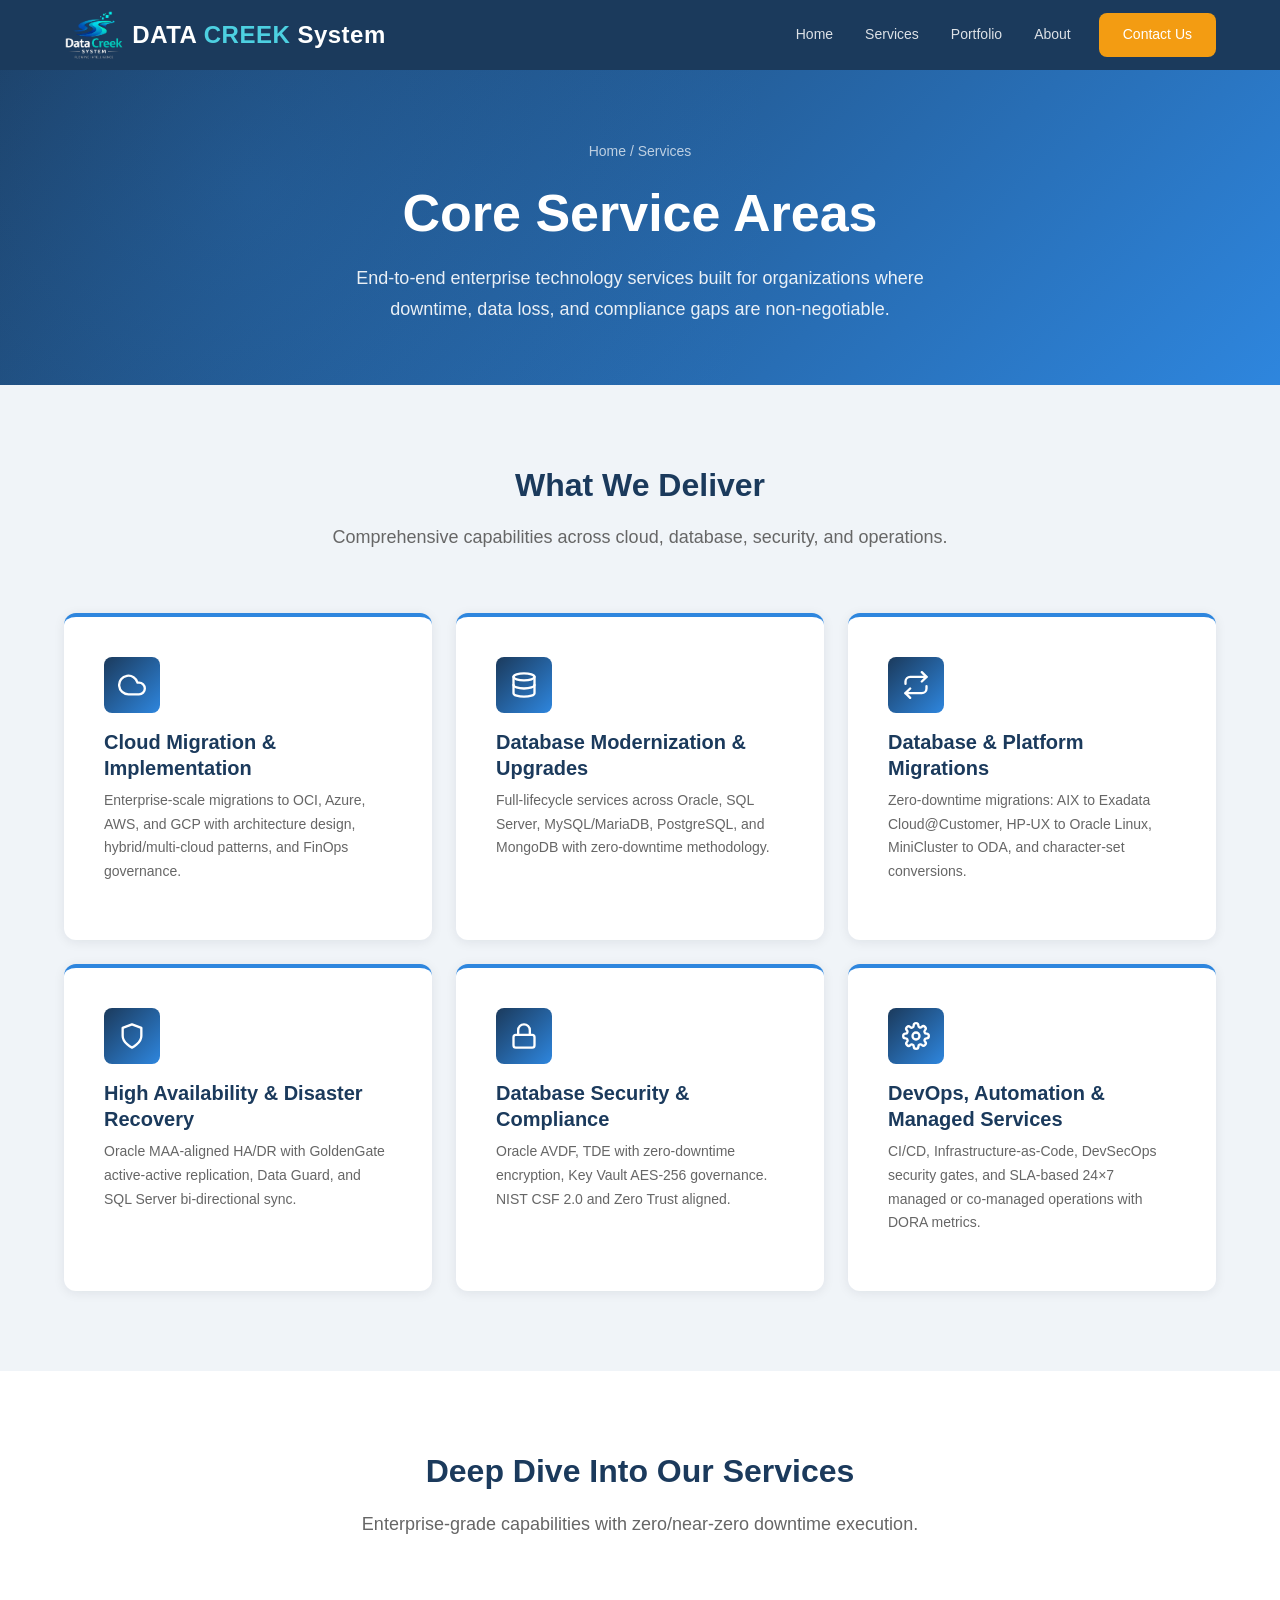
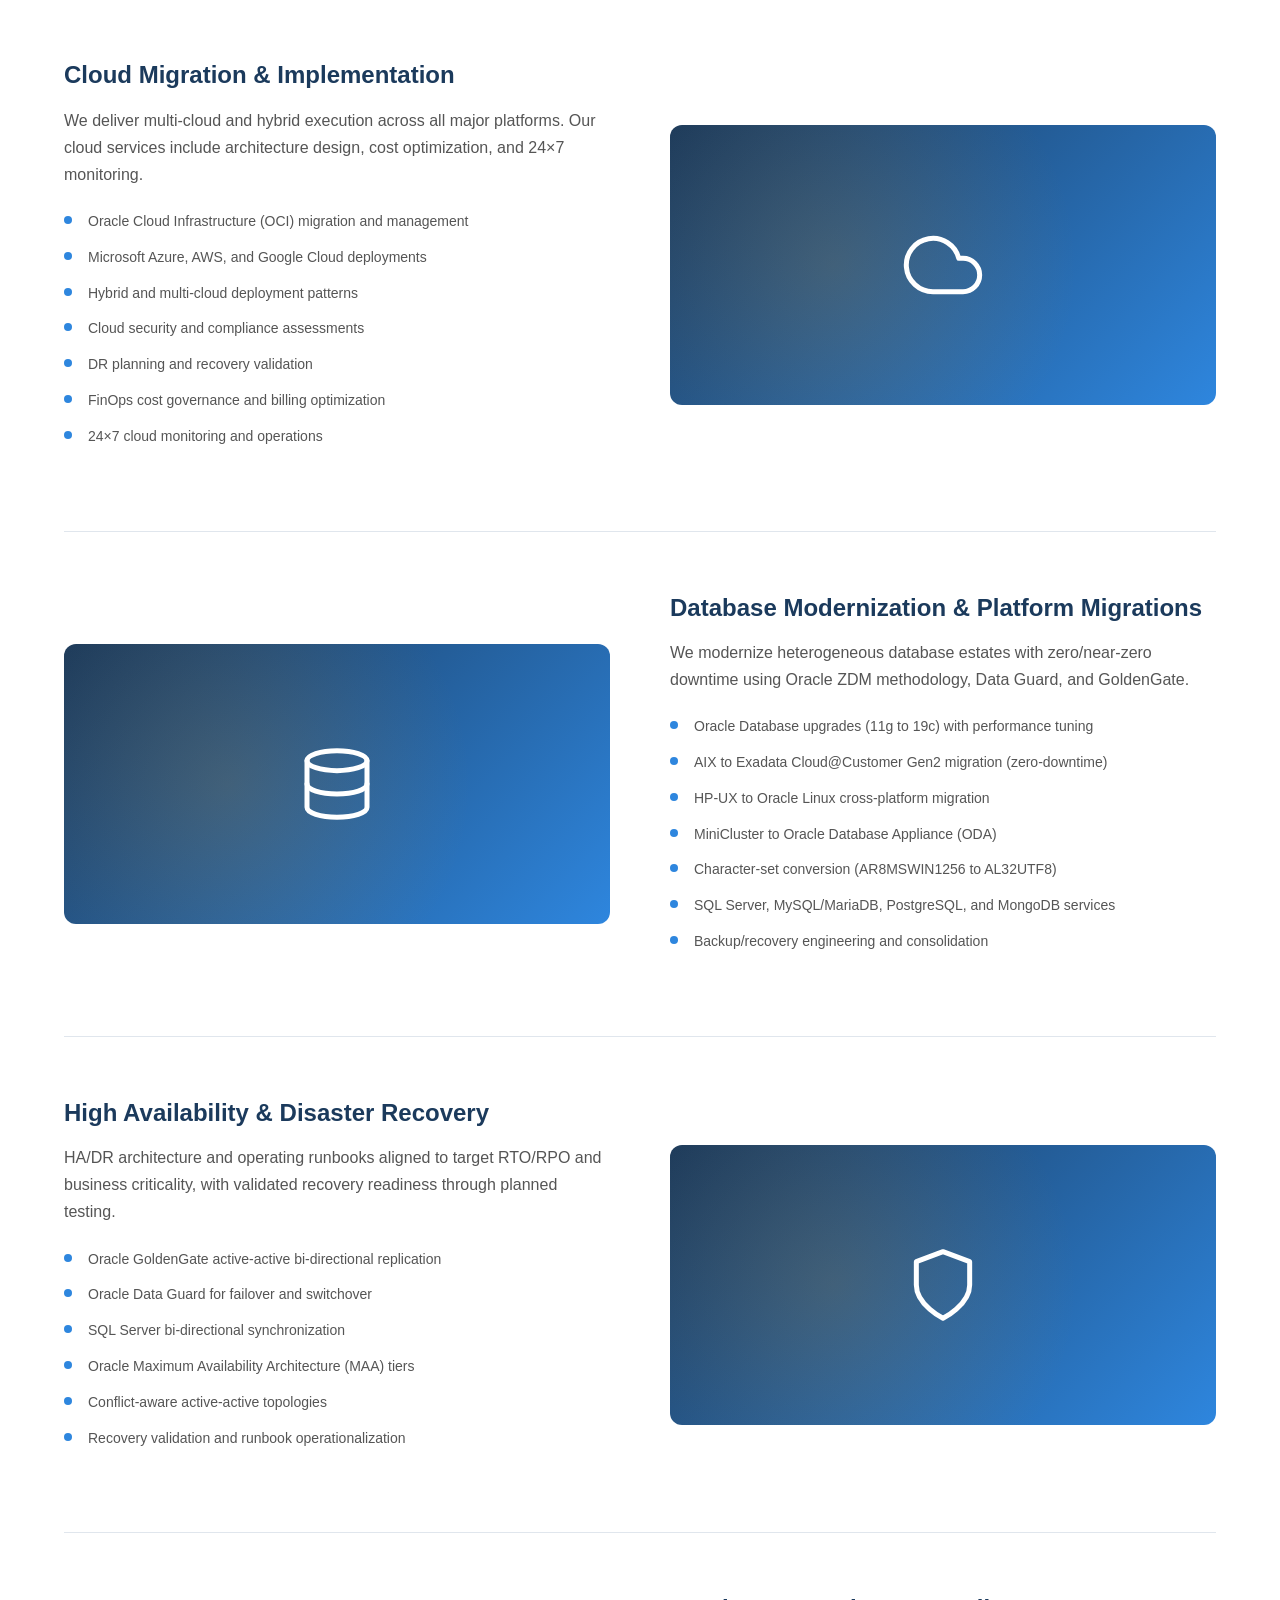
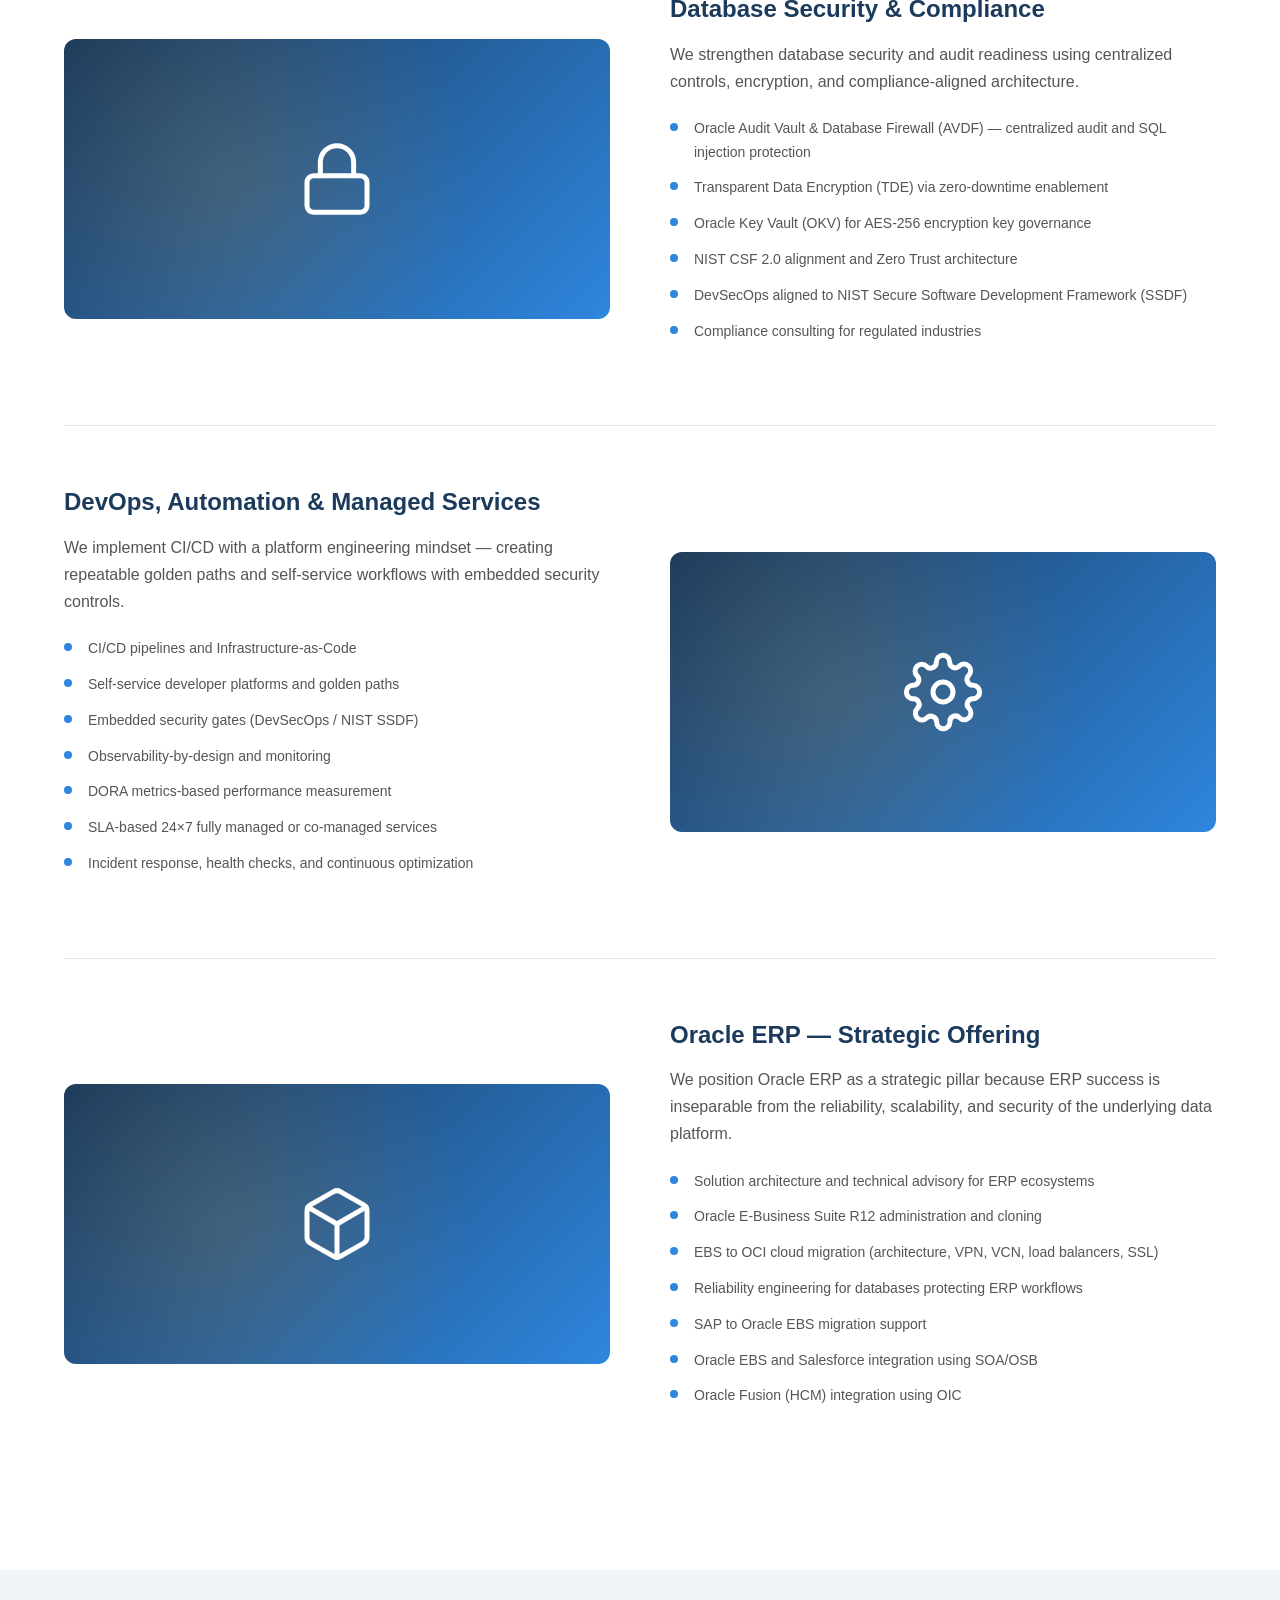
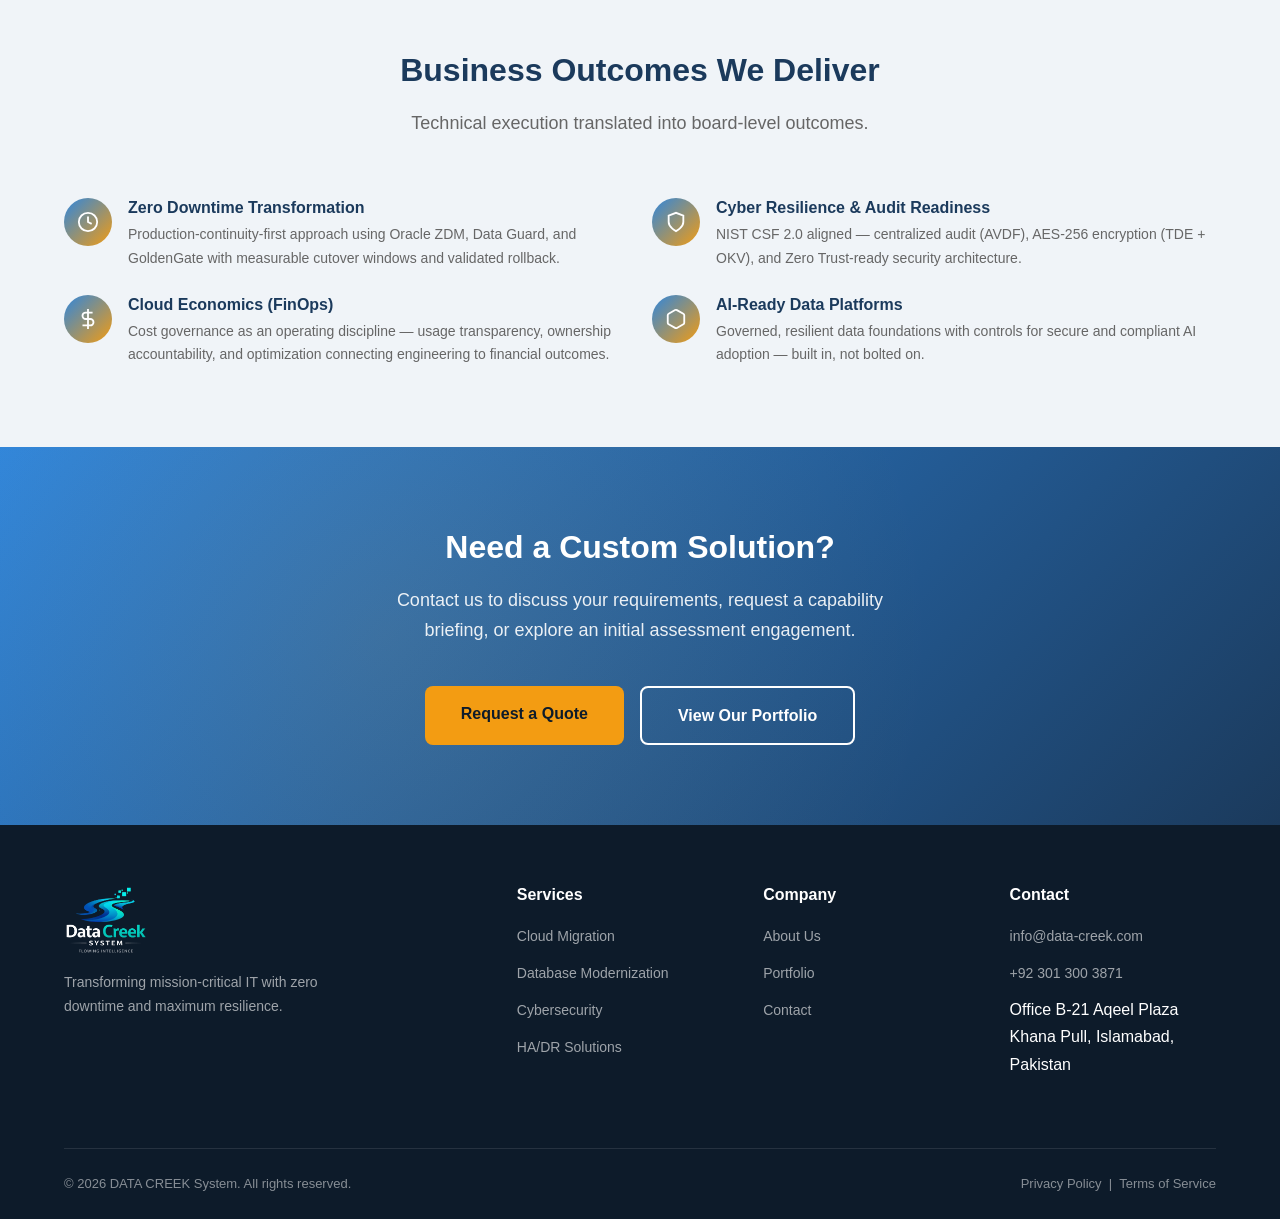
<file: pages/services.html>
<!DOCTYPE html>
<html lang="en">
<head>
  <meta charset="UTF-8">
  <meta name="viewport" content="width=device-width, initial-scale=1.0">
  <meta name="description" content="DATA CREEK System services — cloud migration, database modernization, cybersecurity, HA/DR, DevOps automation, and managed IT services.">
  <meta name="keywords" content="DATA CREEK System, cloud migration, database modernization, cybersecurity, HA/DR, DevOps, Oracle, managed services">
  <meta property="og:title" content="Our Services — DATA CREEK System">
  <meta property="og:description" content="Enterprise IT services: cloud migration, database modernization, cybersecurity, HA/DR, and DevOps automation.">
  <meta property="og:type" content="website">
  <meta name="twitter:card" content="summary">
  <title>Our Services — DATA CREEK System</title>
  <link rel="icon" type="image/x-icon" href="../assets/images/favicon.ico">
  <link rel="stylesheet" href="../css/variables.css">
  <link rel="stylesheet" href="../css/base.css">
  <link rel="stylesheet" href="../css/header.css">
  <link rel="stylesheet" href="../css/services.css">
  <link rel="stylesheet" href="../css/portfolio.css">
  <link rel="stylesheet" href="../css/cta.css">
  <link rel="stylesheet" href="../css/footer.css">
  <link rel="stylesheet" href="../css/responsive.css">
  <style>
    .service-detail {
      display: grid;
      grid-template-columns: 1fr 1fr;
      gap: var(--space-xl);
      align-items: center;
      padding: var(--space-xl) 0;
      border-bottom: 1px solid var(--border);
    }
    .service-detail:last-child { border-bottom: none; }
    .service-detail:nth-child(even) .service-detail-content { order: 2; }
    .service-detail:nth-child(even) .service-detail-visual { order: 1; }
    .service-detail-content h3 { font-size: var(--font-size-xl); margin-bottom: var(--space-sm); }
    .service-detail-content p { color: #555; margin-bottom: var(--space-sm); }
    .service-detail-content ul { margin: var(--space-sm) 0; }
    .service-detail-content ul li { padding: 6px 0; padding-left: 24px; position: relative; color: #555; font-size: var(--font-size-sm); }
    .service-detail-content ul li::before { content: ''; position: absolute; left: 0; top: 12px; width: 8px; height: 8px; border-radius: 50%; background: var(--secondary); }
    .service-detail-visual {
      background: linear-gradient(135deg, var(--primary), var(--secondary));
      border-radius: var(--border-radius-lg);
      min-height: 280px;
      display: flex;
      align-items: center;
      justify-content: center;
      position: relative;
      overflow: hidden;
    }
    .service-detail-visual::before {
      content: '';
      position: absolute;
      top: 0; left: 0; right: 0; bottom: 0;
      background: radial-gradient(circle at 30% 50%, rgba(243, 156, 18, 0.15) 0%, transparent 60%);
    }
    .service-detail-visual svg { width: 80px; height: 80px; stroke: var(--white); stroke-width: 1.5; fill: none; stroke-linecap: round; stroke-linejoin: round; position: relative; z-index: 1; }

    .outcomes-grid { display: grid; grid-template-columns: repeat(2, 1fr); gap: var(--space-md); }
    .outcome-item { display: flex; gap: var(--space-sm); }
    .outcome-icon { width: 48px; height: 48px; background: linear-gradient(135deg, var(--secondary), var(--accent)); border-radius: 50%; display: flex; align-items: center; justify-content: center; flex-shrink: 0; }
    .outcome-icon svg { width: 22px; height: 22px; stroke: var(--white); stroke-width: 2; fill: none; }
    .outcome-text h4 { font-size: var(--font-size-base); margin-bottom: 4px; }
    .outcome-text p { font-size: var(--font-size-sm); color: #666; margin-bottom: 0; }

    @media (max-width: 768px) {
      .service-detail { grid-template-columns: 1fr; }
      .service-detail:nth-child(even) .service-detail-content { order: 1; }
      .service-detail:nth-child(even) .service-detail-visual { order: 2; }
      .outcomes-grid { grid-template-columns: 1fr; }
    }
  </style>
</head>
<body>
  <a href="#main-content" class="skip-link">Skip to main content</a>

  <!-- HEADER -->
  <header class="header" id="header">
    <div class="container">
      <a href="../index.html" class="logo">
        <img src="../assets/images/logo-header-bg.png" alt="DATA CREEK System" class="logo-img">
        <span class="logo-name">DATA <span class="highlight">CREEK</span> System</span>
      </a>
      <nav class="nav-links" id="navLinks">
        <a href="../index.html">Home</a>
        <a href="services.html">Services</a>
        <a href="portfolio.html">Portfolio</a>
        <a href="about.html">About</a>
        <a href="contact.html" class="btn btn-primary">Contact Us</a>
      </nav>
      <button class="menu-toggle" id="menuToggle" aria-label="Toggle navigation">
        <span></span><span></span><span></span>
      </button>
    </div>
  </header>

  <!-- PAGE HERO -->
  <section class="page-hero">
    <div class="container">
      <div class="breadcrumb"><a href="../index.html">Home</a> / Services</div>
      <h1>Core Service Areas</h1>
      <p>End-to-end enterprise technology services built for organizations where downtime, data loss, and compliance gaps are non-negotiable.</p>
    </div>
  </section>

  <!-- SERVICES OVERVIEW -->
  <section class="services section">
    <div class="container">
      <h2 class="section-title">What We Deliver</h2>
      <p class="section-subtitle">Comprehensive capabilities across cloud, database, security, and operations.</p>
      <div class="services-grid">
        <div class="service-card reveal">
          <div class="service-icon"><svg viewBox="0 0 24 24"><path d="M18 10h-1.26A8 8 0 1 0 9 20h9a5 5 0 0 0 0-10z"/></svg></div>
          <h3>Cloud Migration & Implementation</h3>
          <p>Enterprise-scale migrations to OCI, Azure, AWS, and GCP with architecture design, hybrid/multi-cloud patterns, and FinOps governance.</p>
        </div>
        <div class="service-card reveal">
          <div class="service-icon"><svg viewBox="0 0 24 24"><ellipse cx="12" cy="5" rx="9" ry="3"/><path d="M21 12c0 1.66-4 3-9 3s-9-1.34-9-3"/><path d="M3 5v14c0 1.66 4 3 9 3s9-1.34 9-3V5"/></svg></div>
          <h3>Database Modernization & Upgrades</h3>
          <p>Full-lifecycle services across Oracle, SQL Server, MySQL/MariaDB, PostgreSQL, and MongoDB with zero-downtime methodology.</p>
        </div>
        <div class="service-card reveal">
          <div class="service-icon"><svg viewBox="0 0 24 24"><polyline points="17 1 21 5 17 9"/><path d="M3 11V9a4 4 0 0 1 4-4h14"/><polyline points="7 23 3 19 7 15"/><path d="M21 13v2a4 4 0 0 1-4 4H3"/></svg></div>
          <h3>Database & Platform Migrations</h3>
          <p>Zero-downtime migrations: AIX to Exadata Cloud@Customer, HP-UX to Oracle Linux, MiniCluster to ODA, and character-set conversions.</p>
        </div>
        <div class="service-card reveal">
          <div class="service-icon"><svg viewBox="0 0 24 24"><path d="M12 22s8-4 8-10V5l-8-3-8 3v7c0 6 8 10 8 10z"/></svg></div>
          <h3>High Availability & Disaster Recovery</h3>
          <p>Oracle MAA-aligned HA/DR with GoldenGate active-active replication, Data Guard, and SQL Server bi-directional sync.</p>
        </div>
        <div class="service-card reveal">
          <div class="service-icon"><svg viewBox="0 0 24 24"><rect x="3" y="11" width="18" height="11" rx="2"/><path d="M7 11V7a5 5 0 0 1 10 0v4"/></svg></div>
          <h3>Database Security & Compliance</h3>
          <p>Oracle AVDF, TDE with zero-downtime encryption, Key Vault AES-256 governance. NIST CSF 2.0 and Zero Trust aligned.</p>
        </div>
        <div class="service-card reveal">
          <div class="service-icon"><svg viewBox="0 0 24 24"><circle cx="12" cy="12" r="3"/><path d="M19.4 15a1.65 1.65 0 0 0 .33 1.82l.06.06a2 2 0 0 1-2.83 2.83l-.06-.06a1.65 1.65 0 0 0-1.82-.33 1.65 1.65 0 0 0-1 1.51V21a2 2 0 0 1-4 0v-.09A1.65 1.65 0 0 0 9 19.4a1.65 1.65 0 0 0-1.82.33l-.06.06a2 2 0 0 1-2.83-2.83l.06-.06A1.65 1.65 0 0 0 4.68 15a1.65 1.65 0 0 0-1.51-1H3a2 2 0 0 1 0-4h.09A1.65 1.65 0 0 0 4.6 9a1.65 1.65 0 0 0-.33-1.82l-.06-.06a2 2 0 0 1 2.83-2.83l.06.06A1.65 1.65 0 0 0 9 4.68a1.65 1.65 0 0 0 1-1.51V3a2 2 0 0 1 4 0v.09a1.65 1.65 0 0 0 1 1.51 1.65 1.65 0 0 0 1.82-.33l.06-.06a2 2 0 0 1 2.83 2.83l-.06.06A1.65 1.65 0 0 0 19.4 9a1.65 1.65 0 0 0 1.51 1H21a2 2 0 0 1 0 4h-.09a1.65 1.65 0 0 0-1.51 1z"/></svg></div>
          <h3>DevOps, Automation & Managed Services</h3>
          <p>CI/CD, Infrastructure-as-Code, DevSecOps security gates, and SLA-based 24&times;7 managed or co-managed operations with DORA metrics.</p>
        </div>
      </div>
    </div>
  </section>

  <!-- DETAILED SERVICES -->
  <section class="section">
    <div class="container">
      <h2 class="section-title">Deep Dive Into Our Services</h2>
      <p class="section-subtitle">Enterprise-grade capabilities with zero/near-zero downtime execution.</p>

      <div class="service-detail reveal">
        <div class="service-detail-content">
          <h3>Cloud Migration & Implementation</h3>
          <p>We deliver multi-cloud and hybrid execution across all major platforms. Our cloud services include architecture design, cost optimization, and 24&times;7 monitoring.</p>
          <ul>
            <li>Oracle Cloud Infrastructure (OCI) migration and management</li>
            <li>Microsoft Azure, AWS, and Google Cloud deployments</li>
            <li>Hybrid and multi-cloud deployment patterns</li>
            <li>Cloud security and compliance assessments</li>
            <li>DR planning and recovery validation</li>
            <li>FinOps cost governance and billing optimization</li>
            <li>24&times;7 cloud monitoring and operations</li>
          </ul>
        </div>
        <div class="service-detail-visual">
          <svg viewBox="0 0 24 24"><path d="M18 10h-1.26A8 8 0 1 0 9 20h9a5 5 0 0 0 0-10z"/></svg>
        </div>
      </div>

      <div class="service-detail reveal">
        <div class="service-detail-content">
          <h3>Database Modernization & Platform Migrations</h3>
          <p>We modernize heterogeneous database estates with zero/near-zero downtime using Oracle ZDM methodology, Data Guard, and GoldenGate.</p>
          <ul>
            <li>Oracle Database upgrades (11g to 19c) with performance tuning</li>
            <li>AIX to Exadata Cloud@Customer Gen2 migration (zero-downtime)</li>
            <li>HP-UX to Oracle Linux cross-platform migration</li>
            <li>MiniCluster to Oracle Database Appliance (ODA)</li>
            <li>Character-set conversion (AR8MSWIN1256 to AL32UTF8)</li>
            <li>SQL Server, MySQL/MariaDB, PostgreSQL, and MongoDB services</li>
            <li>Backup/recovery engineering and consolidation</li>
          </ul>
        </div>
        <div class="service-detail-visual">
          <svg viewBox="0 0 24 24"><ellipse cx="12" cy="5" rx="9" ry="3"/><path d="M21 12c0 1.66-4 3-9 3s-9-1.34-9-3"/><path d="M3 5v14c0 1.66 4 3 9 3s9-1.34 9-3V5"/></svg>
        </div>
      </div>

      <div class="service-detail reveal">
        <div class="service-detail-content">
          <h3>High Availability & Disaster Recovery</h3>
          <p>HA/DR architecture and operating runbooks aligned to target RTO/RPO and business criticality, with validated recovery readiness through planned testing.</p>
          <ul>
            <li>Oracle GoldenGate active-active bi-directional replication</li>
            <li>Oracle Data Guard for failover and switchover</li>
            <li>SQL Server bi-directional synchronization</li>
            <li>Oracle Maximum Availability Architecture (MAA) tiers</li>
            <li>Conflict-aware active-active topologies</li>
            <li>Recovery validation and runbook operationalization</li>
          </ul>
        </div>
        <div class="service-detail-visual">
          <svg viewBox="0 0 24 24"><path d="M12 22s8-4 8-10V5l-8-3-8 3v7c0 6 8 10 8 10z"/></svg>
        </div>
      </div>

      <div class="service-detail reveal">
        <div class="service-detail-content">
          <h3>Database Security & Compliance</h3>
          <p>We strengthen database security and audit readiness using centralized controls, encryption, and compliance-aligned architecture.</p>
          <ul>
            <li>Oracle Audit Vault & Database Firewall (AVDF) — centralized audit and SQL injection protection</li>
            <li>Transparent Data Encryption (TDE) via zero-downtime enablement</li>
            <li>Oracle Key Vault (OKV) for AES-256 encryption key governance</li>
            <li>NIST CSF 2.0 alignment and Zero Trust architecture</li>
            <li>DevSecOps aligned to NIST Secure Software Development Framework (SSDF)</li>
            <li>Compliance consulting for regulated industries</li>
          </ul>
        </div>
        <div class="service-detail-visual">
          <svg viewBox="0 0 24 24"><rect x="3" y="11" width="18" height="11" rx="2"/><path d="M7 11V7a5 5 0 0 1 10 0v4"/></svg>
        </div>
      </div>

      <div class="service-detail reveal">
        <div class="service-detail-content">
          <h3>DevOps, Automation & Managed Services</h3>
          <p>We implement CI/CD with a platform engineering mindset — creating repeatable golden paths and self-service workflows with embedded security controls.</p>
          <ul>
            <li>CI/CD pipelines and Infrastructure-as-Code</li>
            <li>Self-service developer platforms and golden paths</li>
            <li>Embedded security gates (DevSecOps / NIST SSDF)</li>
            <li>Observability-by-design and monitoring</li>
            <li>DORA metrics-based performance measurement</li>
            <li>SLA-based 24&times;7 fully managed or co-managed services</li>
            <li>Incident response, health checks, and continuous optimization</li>
          </ul>
        </div>
        <div class="service-detail-visual">
          <svg viewBox="0 0 24 24"><circle cx="12" cy="12" r="3"/><path d="M19.4 15a1.65 1.65 0 0 0 .33 1.82l.06.06a2 2 0 0 1-2.83 2.83l-.06-.06a1.65 1.65 0 0 0-1.82-.33 1.65 1.65 0 0 0-1 1.51V21a2 2 0 0 1-4 0v-.09A1.65 1.65 0 0 0 9 19.4a1.65 1.65 0 0 0-1.82.33l-.06.06a2 2 0 0 1-2.83-2.83l.06-.06A1.65 1.65 0 0 0 4.68 15a1.65 1.65 0 0 0-1.51-1H3a2 2 0 0 1 0-4h.09A1.65 1.65 0 0 0 4.6 9a1.65 1.65 0 0 0-.33-1.82l-.06-.06a2 2 0 0 1 2.83-2.83l.06.06A1.65 1.65 0 0 0 9 4.68a1.65 1.65 0 0 0 1-1.51V3a2 2 0 0 1 4 0v.09a1.65 1.65 0 0 0 1 1.51 1.65 1.65 0 0 0 1.82-.33l.06-.06a2 2 0 0 1 2.83 2.83l-.06.06A1.65 1.65 0 0 0 19.4 9a1.65 1.65 0 0 0 1.51 1H21a2 2 0 0 1 0 4h-.09a1.65 1.65 0 0 0-1.51 1z"/></svg>
        </div>
      </div>

      <div class="service-detail reveal">
        <div class="service-detail-content">
          <h3>Oracle ERP — Strategic Offering</h3>
          <p>We position Oracle ERP as a strategic pillar because ERP success is inseparable from the reliability, scalability, and security of the underlying data platform.</p>
          <ul>
            <li>Solution architecture and technical advisory for ERP ecosystems</li>
            <li>Oracle E-Business Suite R12 administration and cloning</li>
            <li>EBS to OCI cloud migration (architecture, VPN, VCN, load balancers, SSL)</li>
            <li>Reliability engineering for databases protecting ERP workflows</li>
            <li>SAP to Oracle EBS migration support</li>
            <li>Oracle EBS and Salesforce integration using SOA/OSB</li>
            <li>Oracle Fusion (HCM) integration using OIC</li>
          </ul>
        </div>
        <div class="service-detail-visual">
          <svg viewBox="0 0 24 24"><path d="M21 16V8a2 2 0 0 0-1-1.73l-7-4a2 2 0 0 0-2 0l-7 4A2 2 0 0 0 3 8v8a2 2 0 0 0 1 1.73l7 4a2 2 0 0 0 2 0l7-4A2 2 0 0 0 21 16z"/><polyline points="3.27 6.96 12 12.01 20.73 6.96"/><line x1="12" y1="22.08" x2="12" y2="12"/></svg>
        </div>
      </div>
    </div>
  </section>

  <!-- BUSINESS OUTCOMES -->
  <section class="section" style="background: var(--light);">
    <div class="container">
      <h2 class="section-title">Business Outcomes We Deliver</h2>
      <p class="section-subtitle">Technical execution translated into board-level outcomes.</p>
      <div class="outcomes-grid">
        <div class="outcome-item reveal">
          <div class="outcome-icon"><svg viewBox="0 0 24 24"><circle cx="12" cy="12" r="10"/><polyline points="12 6 12 12 16 14"/></svg></div>
          <div class="outcome-text">
            <h4>Zero Downtime Transformation</h4>
            <p>Production-continuity-first approach using Oracle ZDM, Data Guard, and GoldenGate with measurable cutover windows and validated rollback.</p>
          </div>
        </div>
        <div class="outcome-item reveal">
          <div class="outcome-icon"><svg viewBox="0 0 24 24"><path d="M12 22s8-4 8-10V5l-8-3-8 3v7c0 6 8 10 8 10z"/></svg></div>
          <div class="outcome-text">
            <h4>Cyber Resilience & Audit Readiness</h4>
            <p>NIST CSF 2.0 aligned — centralized audit (AVDF), AES-256 encryption (TDE + OKV), and Zero Trust-ready security architecture.</p>
          </div>
        </div>
        <div class="outcome-item reveal">
          <div class="outcome-icon"><svg viewBox="0 0 24 24"><line x1="12" y1="1" x2="12" y2="23"/><path d="M17 5H9.5a3.5 3.5 0 0 0 0 7h5a3.5 3.5 0 0 1 0 7H6"/></svg></div>
          <div class="outcome-text">
            <h4>Cloud Economics (FinOps)</h4>
            <p>Cost governance as an operating discipline — usage transparency, ownership accountability, and optimization connecting engineering to financial outcomes.</p>
          </div>
        </div>
        <div class="outcome-item reveal">
          <div class="outcome-icon"><svg viewBox="0 0 24 24"><path d="M21 16V8a2 2 0 0 0-1-1.73l-7-4a2 2 0 0 0-2 0l-7 4A2 2 0 0 0 3 8v8a2 2 0 0 0 1 1.73l7 4a2 2 0 0 0 2 0l7-4A2 2 0 0 0 21 16z"/></svg></div>
          <div class="outcome-text">
            <h4>AI-Ready Data Platforms</h4>
            <p>Governed, resilient data foundations with controls for secure and compliant AI adoption — built in, not bolted on.</p>
          </div>
        </div>
      </div>
    </div>
  </section>

  <!-- CTA -->
  <section class="cta-section">
    <div class="container">
      <h2>Need a Custom Solution?</h2>
      <p>Contact us to discuss your requirements, request a capability briefing, or explore an initial assessment engagement.</p>
      <div class="cta-buttons">
        <a href="contact.html" class="btn btn-primary">Request a Quote</a>
        <a href="portfolio.html" class="btn btn-secondary">View Our Portfolio</a>
      </div>
    </div>
  </section>

  <!-- FOOTER -->
  <footer class="footer">
    <div class="container">
      <div class="footer-grid">
        <div class="footer-brand">
          <img src="../assets/images/logo-dark-bg.png" alt="DATA CREEK System" class="footer-logo-img">
          <p>Transforming mission-critical IT with zero downtime and maximum resilience.</p>
        </div>
        <div class="footer-column">
          <h4>Services</h4>
          <ul>
            <li><a href="services.html">Cloud Migration</a></li>
            <li><a href="services.html">Database Modernization</a></li>
            <li><a href="services.html">Cybersecurity</a></li>
            <li><a href="services.html">HA/DR Solutions</a></li>
          </ul>
        </div>
        <div class="footer-column">
          <h4>Company</h4>
          <ul>
            <li><a href="about.html">About Us</a></li>
            <li><a href="portfolio.html">Portfolio</a></li>
            <li><a href="contact.html">Contact</a></li>
          </ul>
        </div>
        <div class="footer-column">
          <h4>Contact</h4>
          <ul>
            <li><a href="mailto:info@data-creek.com">info@data-creek.com</a></li>
            <li><a href="tel:+923013003871">+92 301 300 3871</a></li>
            <li>Office B-21 Aqeel Plaza<br>Khana Pull, Islamabad, Pakistan</li>
          </ul>
        </div>
      </div>
      <div class="footer-bottom">
        <span>&copy; 2026 DATA CREEK System. All rights reserved.</span>
        <span><a href="privacy-policy.html">Privacy Policy</a> &nbsp;|&nbsp; <a href="terms-of-service.html">Terms of Service</a></span>
      </div>
    </div>
  </footer>

  <script src="../js/navigation.js"></script>
  <script src="../js/animations.js"></script>
</body>
</html>
</file>
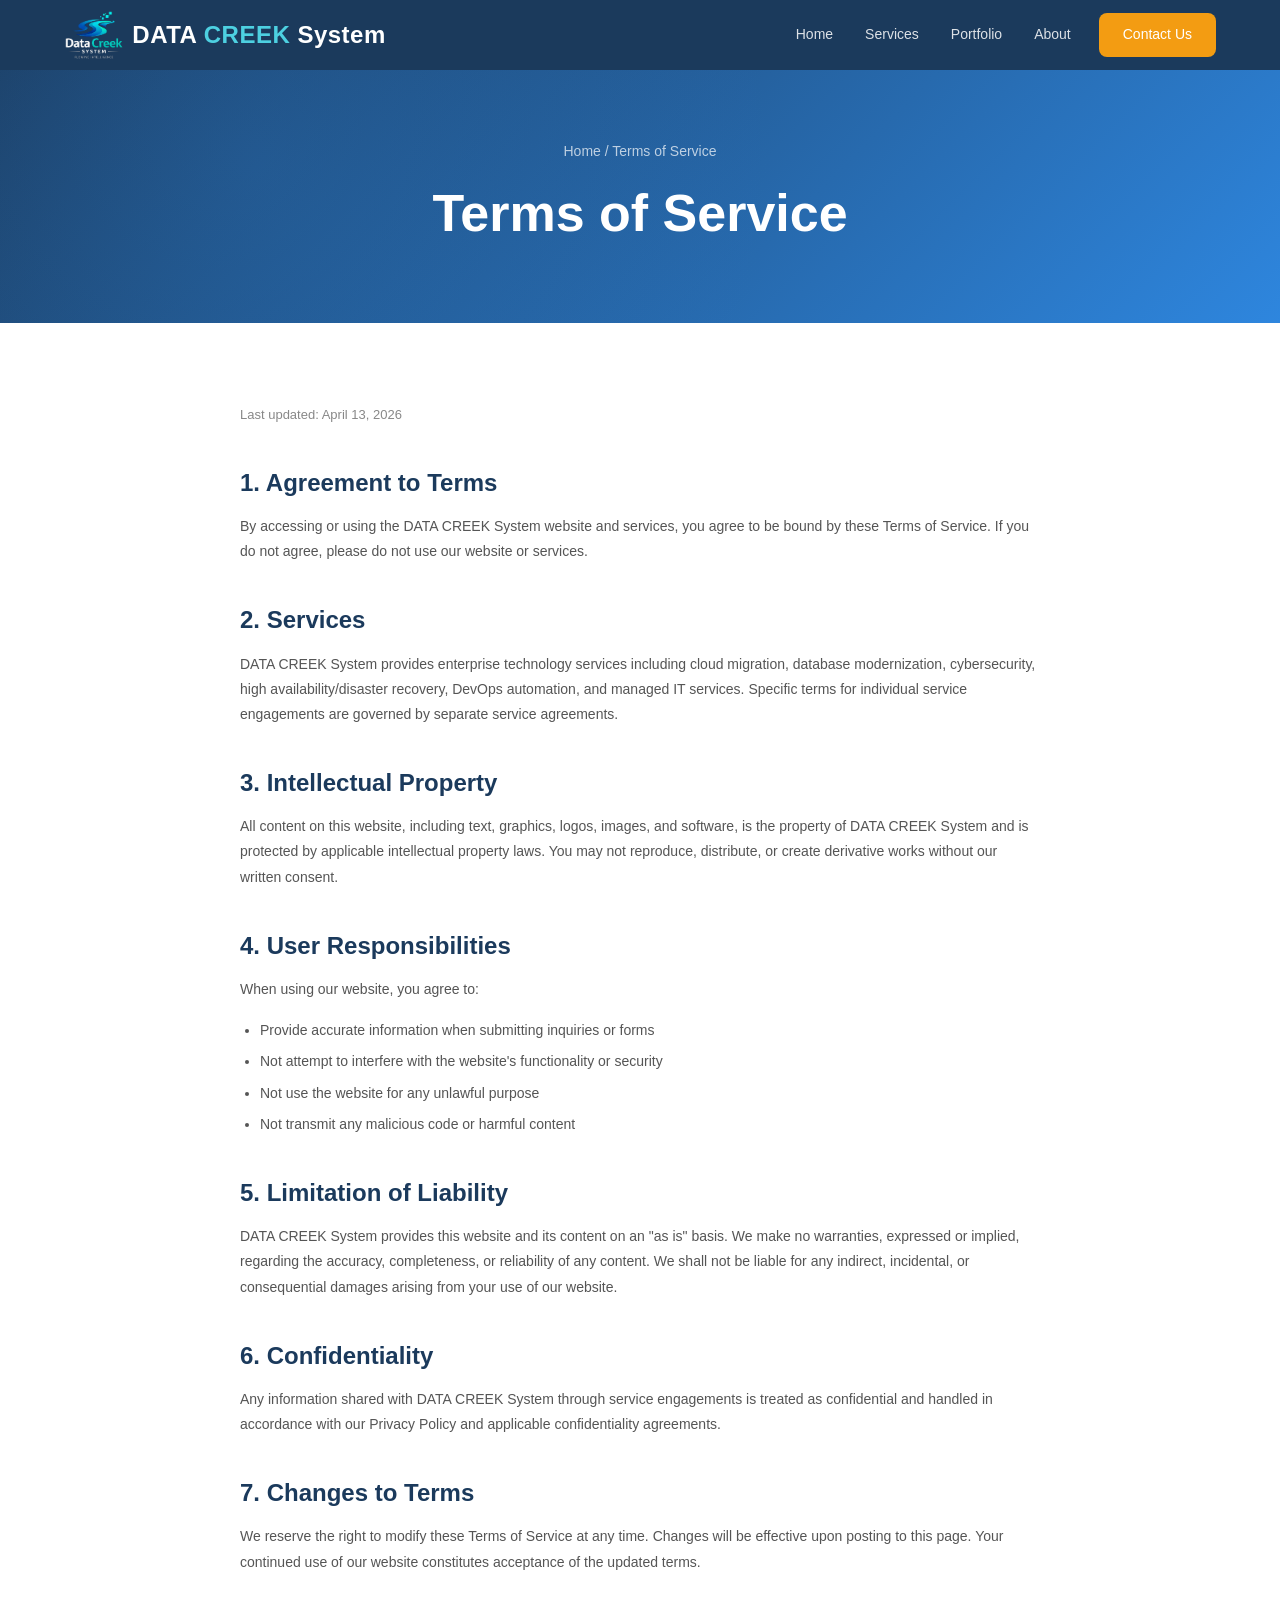
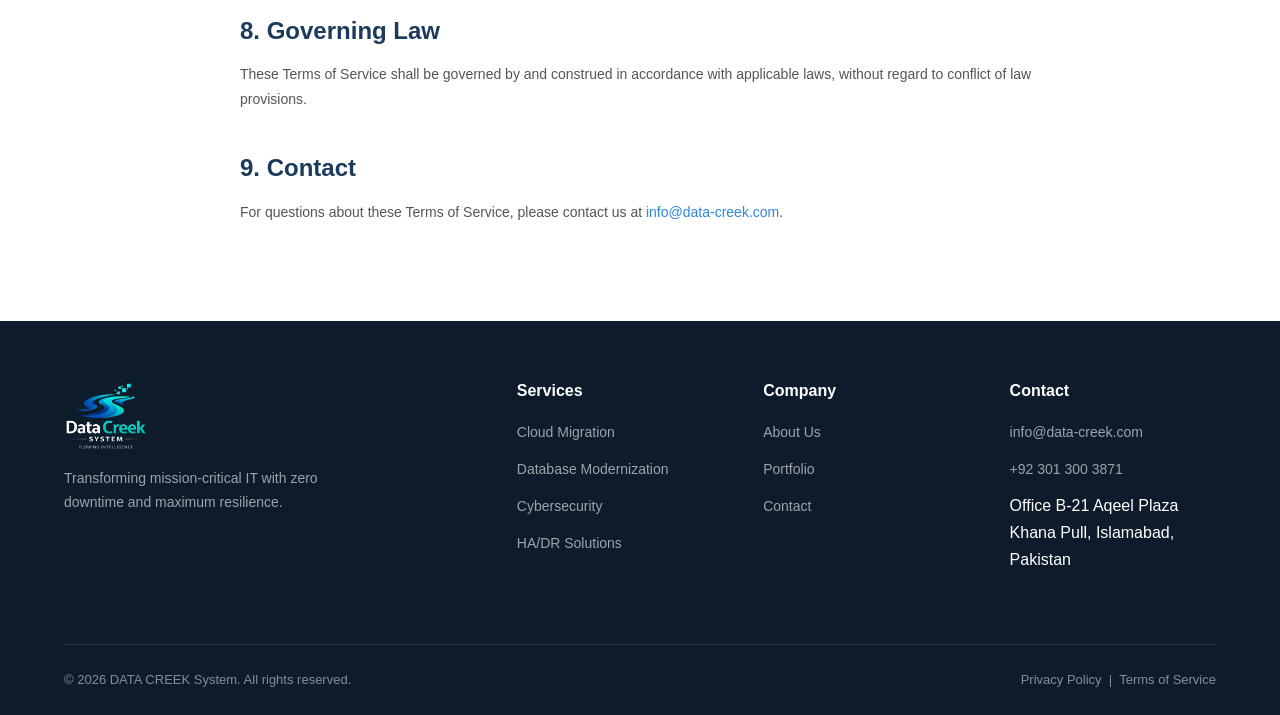
<file: pages/terms-of-service.html>
<!DOCTYPE html>
<html lang="en">
<head>
  <meta charset="UTF-8">
  <meta name="viewport" content="width=device-width, initial-scale=1.0">
  <meta name="description" content="DATA CREEK System Terms of Service — terms and conditions governing use of our website and services.">
  <meta name="keywords" content="DATA CREEK System, terms of service, terms and conditions">
  <meta property="og:title" content="Terms of Service — DATA CREEK System">
  <meta property="og:description" content="Terms and conditions governing use of our website and services.">
  <meta property="og:type" content="website">
  <title>Terms of Service — DATA CREEK System</title>
  <link rel="icon" type="image/x-icon" href="../assets/images/favicon.ico">
  <link rel="stylesheet" href="../css/variables.css">
  <link rel="stylesheet" href="../css/base.css">
  <link rel="stylesheet" href="../css/header.css">
  <link rel="stylesheet" href="../css/portfolio.css">
  <link rel="stylesheet" href="../css/footer.css">
  <link rel="stylesheet" href="../css/responsive.css">
  <style>
    .legal-content { max-width: 800px; margin: 0 auto; }
    .legal-content h2 { font-size: var(--font-size-xl); margin: var(--space-lg) 0 var(--space-sm); }
    .legal-content p, .legal-content li { color: #555; font-size: var(--font-size-sm); line-height: 1.8; }
    .legal-content ul { padding-left: 20px; margin-bottom: var(--space-sm); }
    .legal-content ul li { list-style: disc; margin-bottom: 6px; }
    .legal-content .last-updated { color: #888; font-size: 13px; margin-bottom: var(--space-lg); }
  </style>
</head>
<body>
  <a href="#main-content" class="skip-link">Skip to main content</a>
  <header class="header" id="header">
    <div class="container">
      <a href="../index.html" class="logo">
        <img src="../assets/images/logo-header-bg.png" alt="DATA CREEK System" class="logo-img">
        <span class="logo-name">DATA <span class="highlight">CREEK</span> System</span>
      </a>
      <nav class="nav-links" id="navLinks">
        <a href="../index.html">Home</a>
        <a href="services.html">Services</a>
        <a href="portfolio.html">Portfolio</a>
        <a href="about.html">About</a>
        <a href="contact.html" class="btn btn-primary">Contact Us</a>
      </nav>
      <button class="menu-toggle" id="menuToggle" aria-label="Toggle navigation">
        <span></span><span></span><span></span>
      </button>
    </div>
  </header>

  <section class="page-hero">
    <div class="container">
      <div class="breadcrumb"><a href="../index.html">Home</a> / Terms of Service</div>
      <h1>Terms of Service</h1>
    </div>
  </section>

  <main id="main-content">
    <section class="section">
      <div class="container">
        <div class="legal-content">
          <p class="last-updated">Last updated: April 13, 2026</p>

          <h2>1. Agreement to Terms</h2>
          <p>By accessing or using the DATA CREEK System website and services, you agree to be bound by these Terms of Service. If you do not agree, please do not use our website or services.</p>

          <h2>2. Services</h2>
          <p>DATA CREEK System provides enterprise technology services including cloud migration, database modernization, cybersecurity, high availability/disaster recovery, DevOps automation, and managed IT services. Specific terms for individual service engagements are governed by separate service agreements.</p>

          <h2>3. Intellectual Property</h2>
          <p>All content on this website, including text, graphics, logos, images, and software, is the property of DATA CREEK System and is protected by applicable intellectual property laws. You may not reproduce, distribute, or create derivative works without our written consent.</p>

          <h2>4. User Responsibilities</h2>
          <p>When using our website, you agree to:</p>
          <ul>
            <li>Provide accurate information when submitting inquiries or forms</li>
            <li>Not attempt to interfere with the website's functionality or security</li>
            <li>Not use the website for any unlawful purpose</li>
            <li>Not transmit any malicious code or harmful content</li>
          </ul>

          <h2>5. Limitation of Liability</h2>
          <p>DATA CREEK System provides this website and its content on an "as is" basis. We make no warranties, expressed or implied, regarding the accuracy, completeness, or reliability of any content. We shall not be liable for any indirect, incidental, or consequential damages arising from your use of our website.</p>

          <h2>6. Confidentiality</h2>
          <p>Any information shared with DATA CREEK System through service engagements is treated as confidential and handled in accordance with our Privacy Policy and applicable confidentiality agreements.</p>

          <h2>7. Changes to Terms</h2>
          <p>We reserve the right to modify these Terms of Service at any time. Changes will be effective upon posting to this page. Your continued use of our website constitutes acceptance of the updated terms.</p>

          <h2>8. Governing Law</h2>
          <p>These Terms of Service shall be governed by and construed in accordance with applicable laws, without regard to conflict of law provisions.</p>

          <h2>9. Contact</h2>
          <p>For questions about these Terms of Service, please contact us at <a href="mailto:info@data-creek.com">info@data-creek.com</a>.</p>
        </div>
      </div>
    </section>
  </main>

  <footer class="footer">
    <div class="container">
      <div class="footer-grid">
        <div class="footer-brand">
          <img src="../assets/images/logo-dark-bg.png" alt="DATA CREEK System" class="footer-logo-img">
          <p>Transforming mission-critical IT with zero downtime and maximum resilience.</p>
        </div>
        <div class="footer-column">
          <h4>Services</h4>
          <ul>
            <li><a href="services.html">Cloud Migration</a></li>
            <li><a href="services.html">Database Modernization</a></li>
            <li><a href="services.html">Cybersecurity</a></li>
            <li><a href="services.html">HA/DR Solutions</a></li>
          </ul>
        </div>
        <div class="footer-column">
          <h4>Company</h4>
          <ul>
            <li><a href="about.html">About Us</a></li>
            <li><a href="portfolio.html">Portfolio</a></li>
            <li><a href="contact.html">Contact</a></li>
          </ul>
        </div>
        <div class="footer-column">
          <h4>Contact</h4>
          <ul>
            <li><a href="mailto:info@data-creek.com">info@data-creek.com</a></li>
            <li><a href="tel:+923013003871">+92 301 300 3871</a></li>
            <li>Office B-21 Aqeel Plaza<br>Khana Pull, Islamabad, Pakistan</li>
          </ul>
        </div>
      </div>
      <div class="footer-bottom">
        <span>&copy; 2026 DATA CREEK System. All rights reserved.</span>
        <span><a href="privacy-policy.html">Privacy Policy</a> &nbsp;|&nbsp; <a href="terms-of-service.html">Terms of Service</a></span>
      </div>
    </div>
  </footer>
  <script src="../js/navigation.js"></script>
  <script src="../js/animations.js"></script>
</body>
</html>
</file>
<file: css/variables.css>
/* ============================================
   DATA CREEK System — Design Tokens
   Professional Blue Color Scheme
   ============================================ */

:root {
  /* Colors */
  --primary: #1B3A5C;
  --secondary: #2E86DE;
  --accent: #F39C12;
  --light: #F0F4F8;
  --dark: #0D1B2A;
  --text: #333333;
  --white: #FFFFFF;

  /* Derived Colors */
  --primary-light: #24497a;
  --secondary-light: #5a9fe6;
  --accent-light: #f5b041;
  --border: #e0e6ed;
  --shadow: rgba(13, 27, 42, 0.08);
  --shadow-lg: rgba(13, 27, 42, 0.15);

  /* Typography */
  --font-primary: 'Segoe UI', Tahoma, Geneva, Verdana, sans-serif;
  --font-size-base: 16px;
  --font-size-sm: 14px;
  --font-size-lg: 18px;
  --font-size-xl: 24px;
  --font-size-2xl: 32px;
  --font-size-3xl: 42px;
  --font-size-4xl: 52px;
  --line-height: 1.7;

  /* Spacing */
  --space-xs: 8px;
  --space-sm: 16px;
  --space-md: 24px;
  --space-lg: 40px;
  --space-xl: 60px;
  --space-2xl: 80px;
  --space-3xl: 100px;

  /* Layout */
  --max-width: 1200px;
  --header-height: 70px;
  --border-radius: 8px;
  --border-radius-lg: 12px;

  /* Transitions */
  --transition: all 0.3s ease;
  --transition-fast: all 0.15s ease;
}
</file>
<file: css/base.css>
/* ============================================
   DATA CREEK System — Base / Reset Styles
   ============================================ */

*, *::before, *::after {
  margin: 0;
  padding: 0;
  box-sizing: border-box;
}

html {
  font-size: var(--font-size-base);
  scroll-behavior: smooth;
}

body {
  font-family: var(--font-primary);
  color: var(--text);
  line-height: var(--line-height);
  background: var(--white);
  -webkit-font-smoothing: antialiased;
  -moz-osx-font-smoothing: grayscale;
}

img {
  max-width: 100%;
  height: auto;
  display: block;
}

a {
  color: var(--secondary);
  text-decoration: none;
  transition: var(--transition);
}

a:hover {
  color: var(--accent);
}

h1, h2, h3, h4, h5, h6 {
  color: var(--primary);
  line-height: 1.3;
  font-weight: 700;
}

h1 { font-size: var(--font-size-4xl); }
h2 { font-size: var(--font-size-2xl); }
h3 { font-size: var(--font-size-xl); }

p {
  margin-bottom: var(--space-sm);
}

ul, ol {
  list-style: none;
}

/* Utility Classes */
.container {
  max-width: var(--max-width);
  margin: 0 auto;
  padding: 0 var(--space-md);
}

.section {
  padding: var(--space-2xl) 0;
}

.section-title {
  text-align: center;
  margin-bottom: var(--space-sm);
  font-size: var(--font-size-2xl);
  color: var(--primary);
}

.section-subtitle {
  text-align: center;
  color: #666;
  font-size: var(--font-size-lg);
  max-width: 650px;
  margin: 0 auto var(--space-xl);
}

.btn {
  display: inline-block;
  padding: 14px 36px;
  border: none;
  border-radius: var(--border-radius);
  font-size: var(--font-size-base);
  font-weight: 600;
  cursor: pointer;
  transition: var(--transition);
  text-decoration: none;
  text-align: center;
}

.btn-primary {
  background: var(--accent);
  color: var(--dark);
}

.btn-primary:hover {
  background: var(--accent-light);
  color: var(--dark);
  transform: translateY(-2px);
  box-shadow: 0 4px 15px rgba(243, 156, 18, 0.4);
}

.btn-secondary {
  background: transparent;
  color: var(--white);
  border: 2px solid var(--white);
}

.btn-secondary:hover {
  background: var(--white);
  color: var(--primary);
  transform: translateY(-2px);
}

.btn-outline {
  background: transparent;
  color: var(--secondary);
  border: 2px solid var(--secondary);
}

.btn-outline:hover {
  background: var(--secondary);
  color: var(--white);
  transform: translateY(-2px);
}

/* Skip to content link (accessibility) */
.skip-link {
  position: absolute;
  top: -40px;
  left: 0;
  background: var(--accent);
  color: var(--dark);
  padding: 8px 16px;
  z-index: 2000;
  font-weight: 600;
  font-size: var(--font-size-sm);
  transition: top 0.2s;
}

.skip-link:focus {
  top: 0;
}

/* Reveal animation base */
.reveal {
  opacity: 0;
  transform: translateY(30px);
  transition: opacity 0.6s ease, transform 0.6s ease;
}

.reveal.active {
  opacity: 1;
  transform: translateY(0);
}
</file>
<file: css/header.css>
/* ============================================
   DATA CREEK System — Header / Navigation
   ============================================ */

.header {
  background: var(--primary);
  position: fixed;
  top: 0;
  left: 0;
  width: 100%;
  height: 70px;
  z-index: 1000;
  transition: var(--transition);
}

.header.scrolled {
  background: var(--dark);
  box-shadow: 0 2px 20px var(--shadow-lg);
}

.header .container {
  display: flex;
  justify-content: space-between;
  align-items: center;
  height: 100%;
}

/* Logo */
.logo {
  display: flex;
  align-items: center;
  gap: var(--space-xs);
}

.logo-img {
  height: 50px;
  width: auto;
}

.logo-name {
  font-size: 24px;
  font-weight: 700;
  color: var(--white);
  letter-spacing: 0.5px;
  line-height: 1.2;
}

.logo-name .highlight {
  color: #4DD0E1;
}

.logo-text {
  font-size: 22px;
  font-weight: 700;
  color: var(--white);
  letter-spacing: 0.5px;
}

.logo-text span {
  color: var(--accent);
}

/* Desktop Navigation */
.nav-links {
  display: flex;
  align-items: center;
  gap: var(--space-md);
}

.nav-links a {
  color: var(--white);
  font-size: var(--font-size-sm);
  font-weight: 500;
  opacity: 0.85;
  padding: 8px 4px;
  position: relative;
}

.nav-links a::after {
  content: '';
  position: absolute;
  bottom: 0;
  left: 0;
  width: 0;
  height: 2px;
  background: var(--accent);
  transition: var(--transition);
}

.nav-links a:hover {
  opacity: 1;
  color: var(--white);
}

.nav-links a:hover::after {
  width: 100%;
}

.nav-links .btn {
  padding: 10px 24px;
  font-size: var(--font-size-sm);
  opacity: 1;
}

.nav-links .btn::after {
  display: none;
}

/* Mobile Menu Toggle */
.menu-toggle {
  display: none;
  flex-direction: column;
  gap: 5px;
  cursor: pointer;
  padding: 5px;
  background: none;
  border: none;
}

.menu-toggle span {
  display: block;
  width: 25px;
  height: 2px;
  background: var(--white);
  transition: var(--transition);
  border-radius: 2px;
}

.menu-toggle.active span:nth-child(1) {
  transform: rotate(45deg) translate(5px, 5px);
}

.menu-toggle.active span:nth-child(2) {
  opacity: 0;
}

.menu-toggle.active span:nth-child(3) {
  transform: rotate(-45deg) translate(5px, -5px);
}
</file>
<file: css/hero.css>
/* ============================================
   DATA CREEK System — Hero Section
   ============================================ */

.hero {
  background: linear-gradient(135deg, var(--primary), var(--secondary));
  color: var(--white);
  padding: 160px 0 var(--space-3xl);
  text-align: center;
  position: relative;
  overflow: hidden;
}

.hero::before {
  content: '';
  position: absolute;
  top: 0;
  left: 0;
  right: 0;
  bottom: 0;
  background:
    radial-gradient(circle at 20% 50%, rgba(46, 134, 222, 0.2) 0%, transparent 50%),
    radial-gradient(circle at 80% 20%, rgba(243, 156, 18, 0.1) 0%, transparent 50%);
  pointer-events: none;
}

.hero .container {
  position: relative;
  z-index: 1;
}

.hero-badge {
  display: inline-block;
  background: rgba(255, 255, 255, 0.15);
  color: var(--white);
  padding: 8px 20px;
  border-radius: 50px;
  font-size: var(--font-size-sm);
  font-weight: 500;
  margin-bottom: var(--space-md);
  backdrop-filter: blur(10px);
}

.hero h1 {
  color: var(--white);
  font-size: var(--font-size-4xl);
  margin-bottom: var(--space-md);
  max-width: 800px;
  margin-left: auto;
  margin-right: auto;
}

.hero h1 span {
  color: var(--accent);
}

.hero p {
  font-size: var(--font-size-lg);
  opacity: 0.9;
  max-width: 600px;
  margin: 0 auto var(--space-lg);
}

.hero-buttons {
  display: flex;
  gap: var(--space-sm);
  justify-content: center;
  flex-wrap: wrap;
}

.hero-stats {
  display: flex;
  justify-content: center;
  gap: var(--space-xl);
  margin-top: var(--space-xl);
  padding-top: var(--space-lg);
  border-top: 1px solid rgba(255, 255, 255, 0.15);
}

.hero-stat {
  text-align: center;
}

.hero-stat .number {
  font-size: var(--font-size-2xl);
  font-weight: 700;
  display: block;
  color: var(--accent);
}

.hero-stat .label {
  font-size: var(--font-size-sm);
  opacity: 0.8;
}
</file>
<file: css/services.css>
/* ============================================
   DATA CREEK System — Services Section
   ============================================ */

.services {
  background: var(--light);
}

.services-grid {
  display: grid;
  grid-template-columns: repeat(3, 1fr);
  gap: var(--space-md);
}

.service-card {
  background: var(--white);
  border-radius: var(--border-radius-lg);
  padding: var(--space-lg);
  box-shadow: 0 2px 12px var(--shadow);
  border-top: 4px solid var(--secondary);
  transition: var(--transition);
}

.service-card:hover {
  transform: translateY(-6px);
  box-shadow: 0 12px 30px var(--shadow-lg);
}

.service-icon {
  width: 56px;
  height: 56px;
  background: linear-gradient(135deg, var(--primary), var(--secondary));
  border-radius: var(--border-radius);
  display: flex;
  align-items: center;
  justify-content: center;
  margin-bottom: var(--space-sm);
}

.service-icon svg {
  width: 28px;
  height: 28px;
  fill: none;
  stroke: var(--white);
  stroke-width: 2;
  stroke-linecap: round;
  stroke-linejoin: round;
}

.service-card h3 {
  margin-bottom: var(--space-xs);
  font-size: 20px;
}

.service-card p {
  color: #666;
  font-size: var(--font-size-sm);
  line-height: 1.7;
}

.service-card .learn-more {
  display: inline-flex;
  align-items: center;
  gap: 6px;
  color: var(--secondary);
  font-weight: 600;
  font-size: var(--font-size-sm);
  margin-top: var(--space-sm);
}

.service-card .learn-more:hover {
  color: var(--accent);
  gap: 10px;
}
</file>
<file: css/about.css>
/* ============================================
   DATA CREEK System — About Section
   ============================================ */

.about {
  background: var(--white);
}

.about-grid {
  display: grid;
  grid-template-columns: 1fr 1fr;
  gap: var(--space-xl);
  align-items: center;
}

.about-content h2 {
  margin-bottom: var(--space-sm);
}

.about-content .subtitle {
  color: var(--secondary);
  font-size: var(--font-size-lg);
  font-weight: 600;
  margin-bottom: var(--space-sm);
}

.about-content p {
  color: #555;
  margin-bottom: var(--space-md);
}

.about-features {
  display: grid;
  grid-template-columns: 1fr 1fr;
  gap: var(--space-sm);
  margin: var(--space-md) 0;
}

.about-feature {
  display: flex;
  align-items: center;
  gap: 10px;
}

.about-feature .check {
  width: 24px;
  height: 24px;
  background: var(--secondary);
  border-radius: 50%;
  display: flex;
  align-items: center;
  justify-content: center;
  flex-shrink: 0;
}

.about-feature .check svg {
  width: 14px;
  height: 14px;
  stroke: var(--white);
  stroke-width: 3;
  fill: none;
}

.about-feature span {
  font-size: var(--font-size-sm);
  font-weight: 500;
  color: var(--text);
}

.about-visual {
  position: relative;
}

.about-image-box {
  background: linear-gradient(135deg, var(--primary), var(--secondary));
  border-radius: var(--border-radius-lg);
  padding: var(--space-xl);
  color: var(--white);
  position: relative;
  min-height: 400px;
  display: flex;
  align-items: center;
  justify-content: center;
}

.about-image-box .experience-badge {
  text-align: center;
}

.about-image-box .exp-number {
  font-size: 72px;
  font-weight: 700;
  line-height: 1;
  color: var(--accent);
}

.about-image-box .exp-text {
  font-size: var(--font-size-lg);
  opacity: 0.9;
  margin-top: var(--space-xs);
}

.about-image-box .floating-card {
  position: absolute;
  background: var(--white);
  border-radius: var(--border-radius);
  padding: 16px 20px;
  box-shadow: 0 8px 25px rgba(0, 0, 0, 0.15);
  color: var(--text);
  font-size: var(--font-size-sm);
  font-weight: 600;
}

.about-image-box .floating-card.top-right {
  top: -15px;
  right: -15px;
}

.about-image-box .floating-card.bottom-left {
  bottom: -15px;
  left: -15px;
}

.floating-card .card-number {
  font-size: var(--font-size-xl);
  font-weight: 700;
  color: var(--secondary);
  display: block;
}
</file>
<file: css/whychooseus.css>
/* ============================================
   DATA CREEK System — Why Choose Us Section
   ============================================ */

.why-choose {
  background: var(--dark);
  color: var(--white);
}

.why-choose .section-title {
  color: var(--white);
}

.why-choose .section-subtitle {
  color: rgba(255, 255, 255, 0.7);
}

.why-grid {
  display: grid;
  grid-template-columns: repeat(4, 1fr);
  gap: var(--space-md);
}

.why-card {
  text-align: center;
  padding: var(--space-lg) var(--space-md);
  border-radius: var(--border-radius-lg);
  background: rgba(255, 255, 255, 0.05);
  border: 1px solid rgba(255, 255, 255, 0.08);
  transition: var(--transition);
}

.why-card:hover {
  background: rgba(255, 255, 255, 0.1);
  transform: translateY(-4px);
}

.why-icon {
  width: 64px;
  height: 64px;
  margin: 0 auto var(--space-sm);
  background: linear-gradient(135deg, var(--secondary), var(--accent));
  border-radius: 50%;
  display: flex;
  align-items: center;
  justify-content: center;
}

.why-icon svg {
  width: 28px;
  height: 28px;
  stroke: var(--white);
  stroke-width: 2;
  fill: none;
  stroke-linecap: round;
  stroke-linejoin: round;
}

.why-card h3 {
  color: var(--white);
  font-size: var(--font-size-lg);
  margin-bottom: var(--space-xs);
}

.why-card p {
  color: rgba(255, 255, 255, 0.65);
  font-size: var(--font-size-sm);
}
</file>
<file: css/portfolio.css>
/* ============================================
   DATA CREEK System — Portfolio / Case Studies
   ============================================ */

.portfolio-grid {
  display: grid;
  grid-template-columns: repeat(2, 1fr);
  gap: var(--space-md);
}

.case-study-card {
  background: var(--white);
  border-radius: var(--border-radius-lg);
  overflow: hidden;
  box-shadow: 0 2px 12px var(--shadow);
  transition: var(--transition);
}

.case-study-card:hover {
  transform: translateY(-6px);
  box-shadow: 0 12px 30px var(--shadow-lg);
}

.case-study-header {
  background: linear-gradient(135deg, var(--primary), var(--secondary));
  padding: var(--space-md) var(--space-lg);
  color: var(--white);
  position: relative;
}

.case-study-header .case-tag {
  display: inline-block;
  background: rgba(243, 156, 18, 0.2);
  color: var(--accent);
  font-size: 12px;
  font-weight: 600;
  padding: 4px 12px;
  border-radius: 50px;
  margin-bottom: var(--space-xs);
  text-transform: uppercase;
  letter-spacing: 0.5px;
}

.case-study-header h3 {
  color: var(--white);
  font-size: var(--font-size-lg);
  margin-bottom: 0;
}

.case-study-body {
  padding: var(--space-md) var(--space-lg);
}

.case-detail {
  margin-bottom: var(--space-sm);
}

.case-detail .detail-label {
  font-size: 12px;
  font-weight: 700;
  text-transform: uppercase;
  letter-spacing: 0.5px;
  color: var(--secondary);
  margin-bottom: 4px;
}

.case-detail p {
  color: #555;
  font-size: var(--font-size-sm);
  margin-bottom: 0;
}

.case-tech-tags {
  display: flex;
  flex-wrap: wrap;
  gap: 6px;
  margin-top: var(--space-sm);
  padding-top: var(--space-sm);
  border-top: 1px solid var(--border);
}

.tech-tag {
  background: var(--light);
  color: var(--primary);
  font-size: 12px;
  font-weight: 600;
  padding: 4px 10px;
  border-radius: 4px;
}

/* Tech Stack Section */
.tech-stack {
  background: var(--white);
}

.tech-stack-grid {
  display: grid;
  grid-template-columns: repeat(3, 1fr);
  gap: var(--space-md);
}

.tech-category {
  text-align: center;
  padding: var(--space-md);
  border-radius: var(--border-radius-lg);
  background: var(--light);
  transition: var(--transition);
}

.tech-category:hover {
  background: var(--white);
  box-shadow: 0 4px 20px var(--shadow);
}

.tech-category-icon {
  width: 52px;
  height: 52px;
  margin: 0 auto var(--space-sm);
  background: linear-gradient(135deg, var(--primary), var(--secondary));
  border-radius: var(--border-radius);
  display: flex;
  align-items: center;
  justify-content: center;
}

.tech-category-icon svg {
  width: 24px;
  height: 24px;
  stroke: var(--white);
  stroke-width: 2;
  fill: none;
  stroke-linecap: round;
  stroke-linejoin: round;
}

.tech-category h4 {
  font-size: var(--font-size-base);
  color: var(--primary);
  margin-bottom: var(--space-xs);
}

.tech-category .tech-list {
  font-size: 13px;
  color: #666;
  line-height: 1.8;
}

/* Industries Section */
.industries {
  background: var(--light);
}

.industries-grid {
  display: grid;
  grid-template-columns: repeat(3, 1fr);
  gap: var(--space-md);
}

.industry-card {
  background: var(--white);
  border-radius: var(--border-radius-lg);
  padding: var(--space-lg);
  box-shadow: 0 2px 12px var(--shadow);
  transition: var(--transition);
  text-align: center;
}

.industry-card:hover {
  transform: translateY(-4px);
  box-shadow: 0 8px 25px var(--shadow-lg);
}

.industry-icon {
  width: 56px;
  height: 56px;
  margin: 0 auto var(--space-sm);
  background: linear-gradient(135deg, var(--secondary), var(--accent));
  border-radius: 50%;
  display: flex;
  align-items: center;
  justify-content: center;
}

.industry-icon svg {
  width: 26px;
  height: 26px;
  stroke: var(--white);
  stroke-width: 2;
  fill: none;
  stroke-linecap: round;
  stroke-linejoin: round;
}

.industry-card h3 {
  font-size: var(--font-size-base);
  margin-bottom: var(--space-xs);
}

.industry-card p {
  font-size: 13px;
  color: #666;
}

/* Delivery Model Section */
.delivery-grid {
  display: grid;
  grid-template-columns: repeat(4, 1fr);
  gap: var(--space-md);
}

.delivery-card {
  text-align: center;
  padding: var(--space-lg) var(--space-md);
  border-radius: var(--border-radius-lg);
  background: var(--white);
  box-shadow: 0 2px 12px var(--shadow);
  transition: var(--transition);
}

.delivery-card:hover {
  transform: translateY(-4px);
  box-shadow: 0 8px 25px var(--shadow-lg);
}

.delivery-number {
  width: 44px;
  height: 44px;
  background: linear-gradient(135deg, var(--primary), var(--secondary));
  border-radius: 50%;
  display: flex;
  align-items: center;
  justify-content: center;
  margin: 0 auto var(--space-sm);
  color: var(--white);
  font-weight: 700;
  font-size: var(--font-size-lg);
}

.delivery-card h3 {
  font-size: var(--font-size-base);
  margin-bottom: var(--space-xs);
}

.delivery-card p {
  font-size: 13px;
  color: #666;
}

/* Page hero banner (shared across inner pages) */
.page-hero {
  background: linear-gradient(135deg, var(--primary), var(--secondary));
  color: var(--white);
  padding: 140px 0 60px;
  text-align: center;
  position: relative;
  overflow: hidden;
}

.page-hero::before {
  content: '';
  position: absolute;
  top: 0;
  left: 0;
  right: 0;
  bottom: 0;
  background: radial-gradient(circle at 20% 50%, rgba(46, 134, 222, 0.2) 0%, transparent 50%);
  pointer-events: none;
}

.page-hero .container {
  position: relative;
  z-index: 1;
}

.page-hero h1 {
  color: var(--white);
  margin-bottom: var(--space-sm);
}

.page-hero p {
  opacity: 0.9;
  font-size: var(--font-size-lg);
  max-width: 600px;
  margin: 0 auto;
}

.breadcrumb {
  font-size: var(--font-size-sm);
  opacity: 0.7;
  margin-bottom: var(--space-sm);
}

.breadcrumb a {
  color: var(--white);
}

/* Responsive */
@media (max-width: 1024px) {
  .tech-stack-grid { grid-template-columns: repeat(2, 1fr); }
  .delivery-grid { grid-template-columns: repeat(2, 1fr); }
}

@media (max-width: 768px) {
  .portfolio-grid { grid-template-columns: 1fr; }
  .tech-stack-grid { grid-template-columns: 1fr; }
  .industries-grid { grid-template-columns: 1fr; }
  .delivery-grid { grid-template-columns: 1fr; }
}
</file>
<file: css/cta.css>
/* ============================================
   DATA CREEK System — CTA Section
   ============================================ */

.cta-section {
  background: linear-gradient(135deg, var(--secondary), var(--primary));
  color: var(--white);
  text-align: center;
  padding: var(--space-2xl) 0;
  position: relative;
  overflow: hidden;
}

.cta-section::before {
  content: '';
  position: absolute;
  top: 0;
  left: 0;
  right: 0;
  bottom: 0;
  background: radial-gradient(circle at 30% 50%, rgba(243, 156, 18, 0.1) 0%, transparent 60%);
  pointer-events: none;
}

.cta-section .container {
  position: relative;
  z-index: 1;
}

.cta-section h2 {
  color: var(--white);
  font-size: var(--font-size-2xl);
  margin-bottom: var(--space-sm);
}

.cta-section p {
  opacity: 0.9;
  font-size: var(--font-size-lg);
  max-width: 550px;
  margin: 0 auto var(--space-lg);
}

.cta-buttons {
  display: flex;
  gap: var(--space-sm);
  justify-content: center;
  flex-wrap: wrap;
}
</file>
<file: css/footer.css>
/* ============================================
   DATA CREEK System — Footer
   ============================================ */

.footer {
  background: var(--dark);
  color: var(--white);
  padding: var(--space-xl) 0 0;
}

.footer-grid {
  display: grid;
  grid-template-columns: 2fr 1fr 1fr 1fr;
  gap: var(--space-lg);
  padding-bottom: var(--space-xl);
}

.footer-brand .footer-logo-img {
  height: 70px;
  width: auto;
  margin-bottom: var(--space-sm);
}

.footer-brand .logo-text {
  font-size: 22px;
  font-weight: 700;
  margin-bottom: var(--space-sm);
}

.footer-brand .logo-text span {
  color: var(--accent);
}

.footer-brand p {
  color: rgba(255, 255, 255, 0.6);
  font-size: var(--font-size-sm);
  max-width: 300px;
}

.footer-social {
  display: flex;
  gap: 12px;
  margin-top: var(--space-md);
}

.footer-social a {
  width: 40px;
  height: 40px;
  border-radius: 50%;
  background: rgba(255, 255, 255, 0.1);
  display: flex;
  align-items: center;
  justify-content: center;
  transition: var(--transition);
}

.footer-social a:hover {
  background: var(--secondary);
}

.footer-social a svg {
  width: 18px;
  height: 18px;
  fill: var(--white);
}

.footer-column h4 {
  color: var(--white);
  font-size: var(--font-size-base);
  margin-bottom: var(--space-sm);
}

.footer-column ul li {
  margin-bottom: 10px;
}

.footer-column ul li a {
  color: rgba(255, 255, 255, 0.6);
  font-size: var(--font-size-sm);
}

.footer-column ul li a:hover {
  color: var(--accent);
}

.footer-bottom {
  border-top: 1px solid rgba(255, 255, 255, 0.1);
  padding: var(--space-md) 0;
  display: flex;
  justify-content: space-between;
  align-items: center;
  font-size: 13px;
  color: rgba(255, 255, 255, 0.5);
}

.footer-bottom a {
  color: rgba(255, 255, 255, 0.5);
}

.footer-bottom a:hover {
  color: var(--accent);
}
</file>
<file: css/responsive.css>
/* ============================================
   DATA CREEK System — Responsive Breakpoints
   ============================================ */

/* Tablet */
@media (max-width: 1024px) {
  .services-grid {
    grid-template-columns: repeat(2, 1fr);
  }

  .why-grid {
    grid-template-columns: repeat(2, 1fr);
  }

  .testimonials-grid {
    grid-template-columns: repeat(2, 1fr);
  }

  .footer-grid {
    grid-template-columns: repeat(2, 1fr);
  }

  h1 { font-size: var(--font-size-3xl); }
}

/* Mobile */
@media (max-width: 768px) {
  .menu-toggle {
    display: flex;
  }

  .nav-links {
    position: fixed;
    top: var(--header-height);
    left: 0;
    right: 0;
    background: var(--dark);
    flex-direction: column;
    padding: var(--space-md);
    gap: var(--space-sm);
    transform: translateY(-100%);
    opacity: 0;
    pointer-events: none;
    transition: var(--transition);
  }

  .nav-links.active {
    transform: translateY(0);
    opacity: 1;
    pointer-events: all;
  }

  .hero {
    padding: 130px 0 var(--space-xl);
  }

  .hero h1 {
    font-size: var(--font-size-2xl);
  }

  .hero-stats {
    flex-direction: column;
    gap: var(--space-md);
  }

  .hero-buttons {
    flex-direction: column;
    align-items: center;
  }

  .services-grid {
    grid-template-columns: 1fr;
  }

  .about-grid {
    grid-template-columns: 1fr;
  }

  .about-visual {
    order: -1;
  }

  .about-features {
    grid-template-columns: 1fr;
  }

  .why-grid {
    grid-template-columns: 1fr;
  }

  .testimonials-grid {
    grid-template-columns: 1fr;
  }

  .footer-grid {
    grid-template-columns: 1fr;
  }

  .footer-bottom {
    flex-direction: column;
    gap: var(--space-xs);
    text-align: center;
  }

  h1 { font-size: var(--font-size-2xl); }
  h2 { font-size: var(--font-size-xl); }

  .section {
    padding: var(--space-xl) 0;
  }
}

/* Small mobile */
@media (max-width: 480px) {
  .hero h1 {
    font-size: 28px;
  }

  .container {
    padding: 0 var(--space-sm);
  }
}
</file>
<file: css/contact.css>
/* ============================================
   DATA CREEK System — Contact Page
   ============================================ */

.contact-section { background: var(--light); }

.contact-grid {
  display: grid;
  grid-template-columns: 1fr 1fr;
  gap: var(--space-xl);
}

.contact-info h3 {
  margin-bottom: var(--space-md);
  font-size: var(--font-size-xl);
}

.contact-info p {
  color: #555;
  margin-bottom: var(--space-lg);
}

.info-item {
  display: flex;
  gap: var(--space-sm);
  margin-bottom: var(--space-md);
}

.info-icon {
  width: 48px;
  height: 48px;
  background: linear-gradient(135deg, var(--primary), var(--secondary));
  border-radius: var(--border-radius);
  display: flex;
  align-items: center;
  justify-content: center;
  flex-shrink: 0;
}

.info-icon svg {
  width: 22px;
  height: 22px;
  stroke: var(--white);
  stroke-width: 2;
  fill: none;
  stroke-linecap: round;
  stroke-linejoin: round;
}

.info-text h4 { font-size: var(--font-size-base); margin-bottom: 4px; }
.info-text p { color: #555; font-size: var(--font-size-sm); margin-bottom: 0; }

.contact-form-card {
  background: var(--white);
  border-radius: var(--border-radius-lg);
  padding: var(--space-lg);
  box-shadow: 0 4px 20px var(--shadow);
}

.contact-form-card h3 {
  margin-bottom: var(--space-md);
  font-size: var(--font-size-xl);
}

.form-group {
  margin-bottom: var(--space-sm);
}

.form-group label {
  display: block;
  font-size: var(--font-size-sm);
  font-weight: 600;
  color: var(--text);
  margin-bottom: 6px;
}

.form-group input,
.form-group select,
.form-group textarea {
  width: 100%;
  padding: 12px 16px;
  border: 1px solid var(--border);
  border-radius: var(--border-radius);
  font-family: var(--font-primary);
  font-size: var(--font-size-sm);
  color: var(--text);
  transition: var(--transition);
  background: var(--white);
}

.form-group input:focus,
.form-group select:focus,
.form-group textarea:focus {
  outline: none;
  border-color: var(--secondary);
  box-shadow: 0 0 0 3px rgba(46, 134, 222, 0.15);
}

.form-group textarea {
  resize: vertical;
  min-height: 120px;
}

.form-row {
  display: grid;
  grid-template-columns: 1fr 1fr;
  gap: var(--space-sm);
}

.form-submit {
  margin-top: var(--space-md);
}

.form-submit .btn {
  width: 100%;
  padding: 16px;
  font-size: var(--font-size-base);
}

@media (max-width: 768px) {
  .contact-grid { grid-template-columns: 1fr; }
  .form-row { grid-template-columns: 1fr; }
}
</file>
